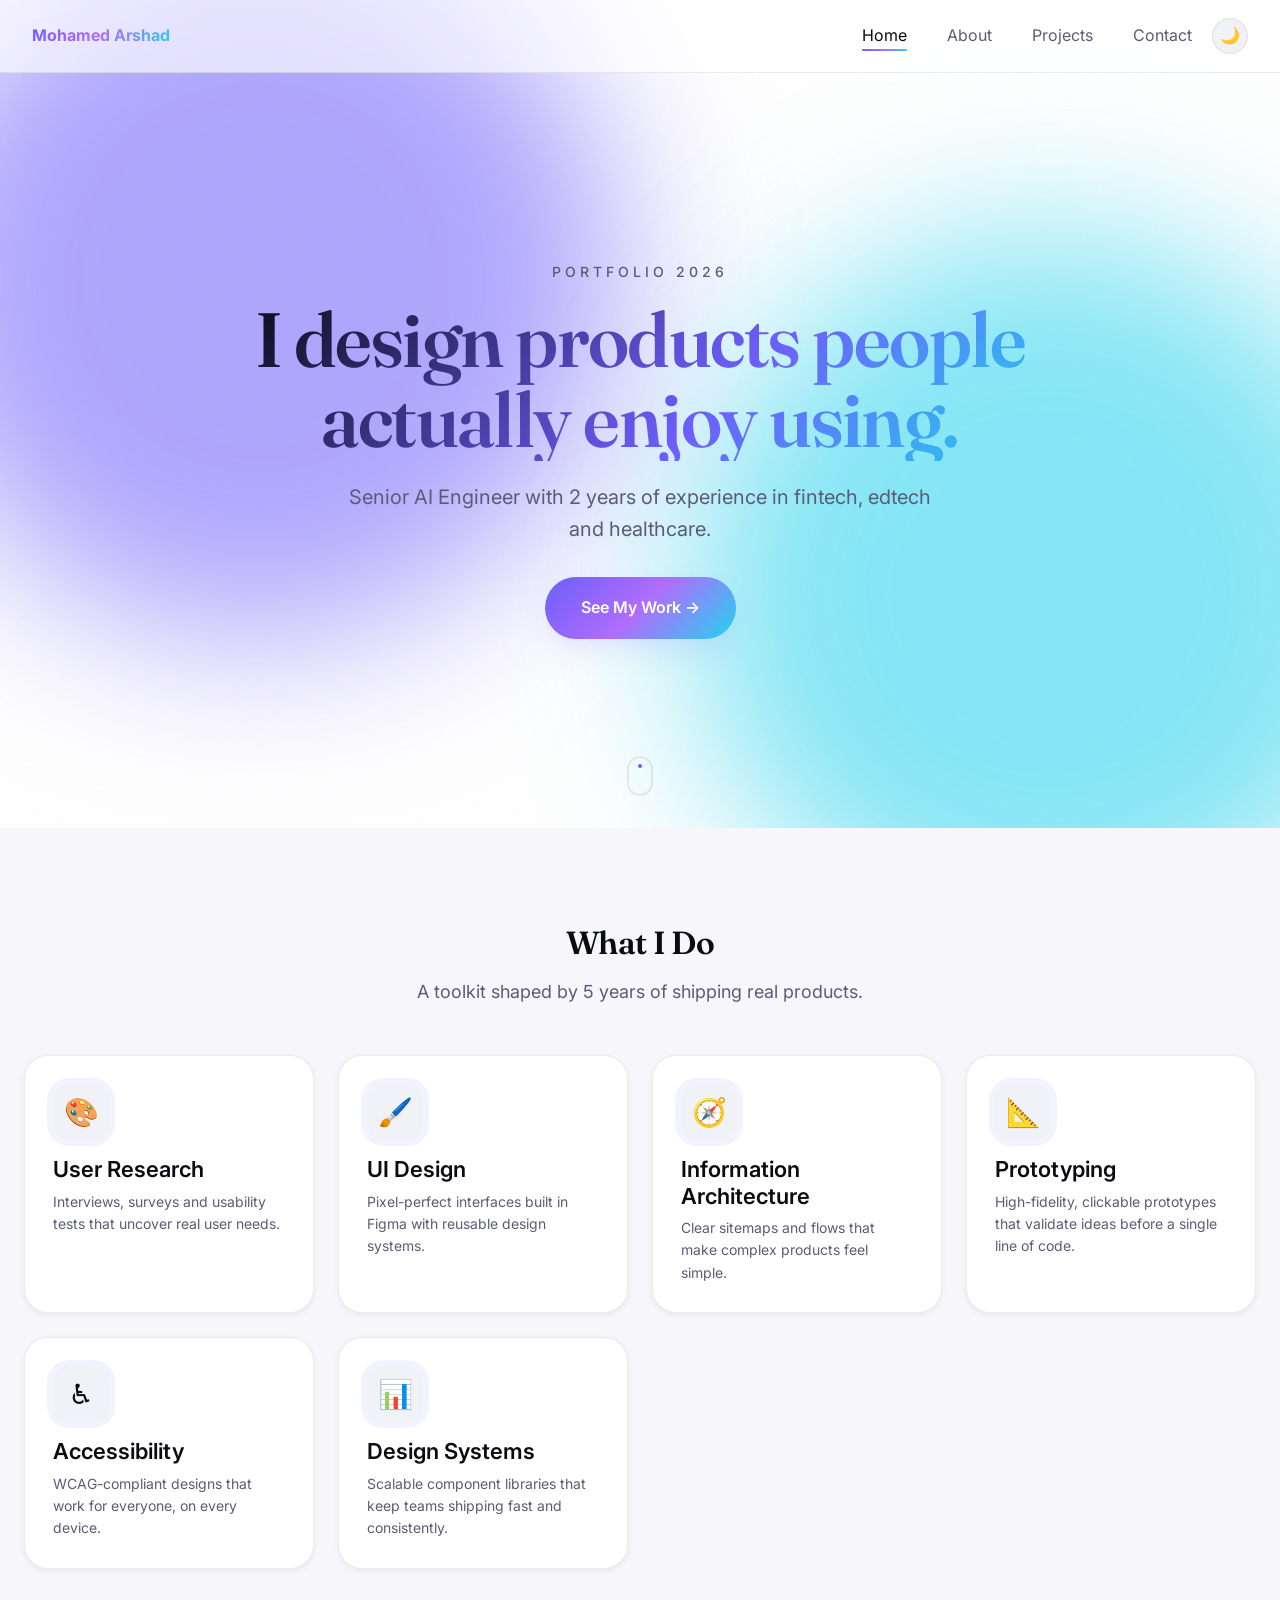
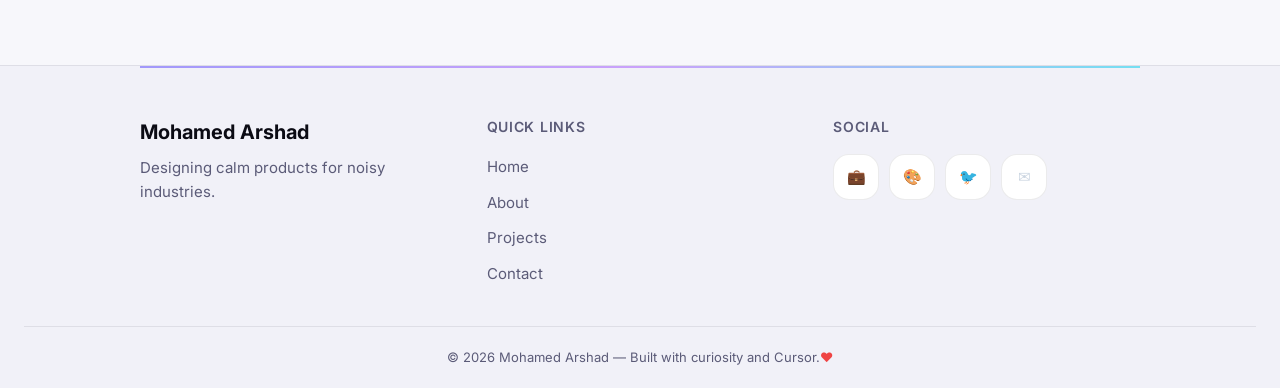
<file: index.html>
<!DOCTYPE html>
<html lang="en">
<head>
  <meta charset="UTF-8">
  <meta name="viewport" content="width=device-width, initial-scale=1.0">
  <title>Mohamed Arshad | AI Engineer</title>
  <link rel="stylesheet" href="styles.css">
  <script src="script.js"></script>
</head>
<body>

  <!-- Navigation bar: stays fixed at the top while the user scrolls the page -->
  <nav class="nav" aria-label="Main navigation">
    <!-- Brand name: identifies the site owner, links back to the home page -->
    <a href="index.html" class="nav__brand">Mohamed Arshad</a>

    <button type="button" class="nav__toggle" aria-expanded="false" aria-controls="nav-menu" aria-label="Open menu">
      <span class="nav__toggle-icon" aria-hidden="true">☰</span>
    </button>

    <div class="nav__actions">
      <!-- Page links: grouped on the right so visitors can jump to each section/page -->
      <ul class="nav__links" id="nav-menu">
        <li><a href="index.html" class="nav__link active">Home</a></li>
        <li><a href="about.html" class="nav__link">About</a></li>
        <li><a href="projects.html" class="nav__link">Projects</a></li>
        <li><a href="contact.html" class="nav__link">Contact</a></li>
      </ul>
      <button type="button" class="nav__theme-toggle" aria-label="Switch to dark mode">🌙</button>
    </div>
  </nav>

  <section class="hero">
    <p class="hero__eyebrow">PORTFOLIO 2026</p>
    <h1 class="hero__headline">I design products people actually enjoy using.</h1>
    <p class="hero__subheadline">Senior AI Engineer with 2 years of experience in fintech, edtech and healthcare.</p>
    <a href="projects.html" class="hero__cta btn-shine">See My Work →</a>
    <div class="hero__scroll" aria-hidden="true"><span class="hero__scroll-dot"></span></div>
  </section>

  <section class="skills">
    <h2 class="skills__heading">What I Do</h2>
    <p class="skills__tagline">A toolkit shaped by 5 years of shipping real products.</p>

    <div class="skills__grid">
      <!-- User Research -->
      <article class="skills__card reveal">
        <span class="skills__icon" aria-hidden="true">🎨</span>
        <h3 class="skills__name">User Research</h3>
        <p class="skills__description">Interviews, surveys and usability tests that uncover real user needs.</p>
      </article>

      <!-- UI Design -->
      <article class="skills__card reveal">
        <span class="skills__icon" aria-hidden="true">🖌️</span>
        <h3 class="skills__name">UI Design</h3>
        <p class="skills__description">Pixel-perfect interfaces built in Figma with reusable design systems.</p>
      </article>

      <!-- Information Architecture -->
      <article class="skills__card reveal">
        <span class="skills__icon" aria-hidden="true">🧭</span>
        <h3 class="skills__name">Information Architecture</h3>
        <p class="skills__description">Clear sitemaps and flows that make complex products feel simple.</p>
      </article>

      <!-- Prototyping -->
      <article class="skills__card reveal">
        <span class="skills__icon" aria-hidden="true">📐</span>
        <h3 class="skills__name">Prototyping</h3>
        <p class="skills__description">High-fidelity, clickable prototypes that validate ideas before a single line of code.</p>
      </article>

      <!-- Accessibility -->
      <article class="skills__card reveal">
        <span class="skills__icon" aria-hidden="true">♿</span>
        <h3 class="skills__name">Accessibility</h3>
        <p class="skills__description">WCAG-compliant designs that work for everyone, on every device.</p>
      </article>

      <!-- Design Systems -->
      <article class="skills__card reveal">
        <span class="skills__icon" aria-hidden="true">📊</span>
        <h3 class="skills__name">Design Systems</h3>
        <p class="skills__description">Scalable component libraries that keep teams shipping fast and consistently.</p>
      </article>
    </div>
  </section>

  <footer class="footer">
    <div class="footer__main">
      <div class="footer__column">
        <p class="footer__brand">Mohamed Arshad</p>
        <p class="footer__tagline">Designing calm products for noisy industries.</p>
      </div>
      <div class="footer__column">
        <p class="footer__heading">Quick links</p>
        <ul class="footer__links">
          <li><a href="index.html">Home</a></li>
          <li><a href="about.html">About</a></li>
          <li><a href="projects.html">Projects</a></li>
          <li><a href="contact.html">Contact</a></li>
        </ul>
      </div>
      <div class="footer__column">
        <p class="footer__heading">Social</p>
        <ul class="footer__social">
          <li><a href="https://linkedin.com" class="footer__social-btn" target="_blank" rel="noopener noreferrer" aria-label="LinkedIn">💼</a></li>
          <li><a href="https://dribbble.com" class="footer__social-btn" target="_blank" rel="noopener noreferrer" aria-label="Dribbble">🎨</a></li>
          <li><a href="https://twitter.com" class="footer__social-btn" target="_blank" rel="noopener noreferrer" aria-label="Twitter">🐦</a></li>
          <li><a href="mailto:hello@mohamedarshad.com" class="footer__social-btn" aria-label="Email">✉️</a></li>
        </ul>
      </div>
    </div>
    <div class="footer__bottom">
      <p>© 2026 Mohamed Arshad — Built with curiosity and Cursor.<span class="footer__heart" aria-hidden="true"> ♥</span></p>
    </div>
  </footer>

</body>
</html>
</file>
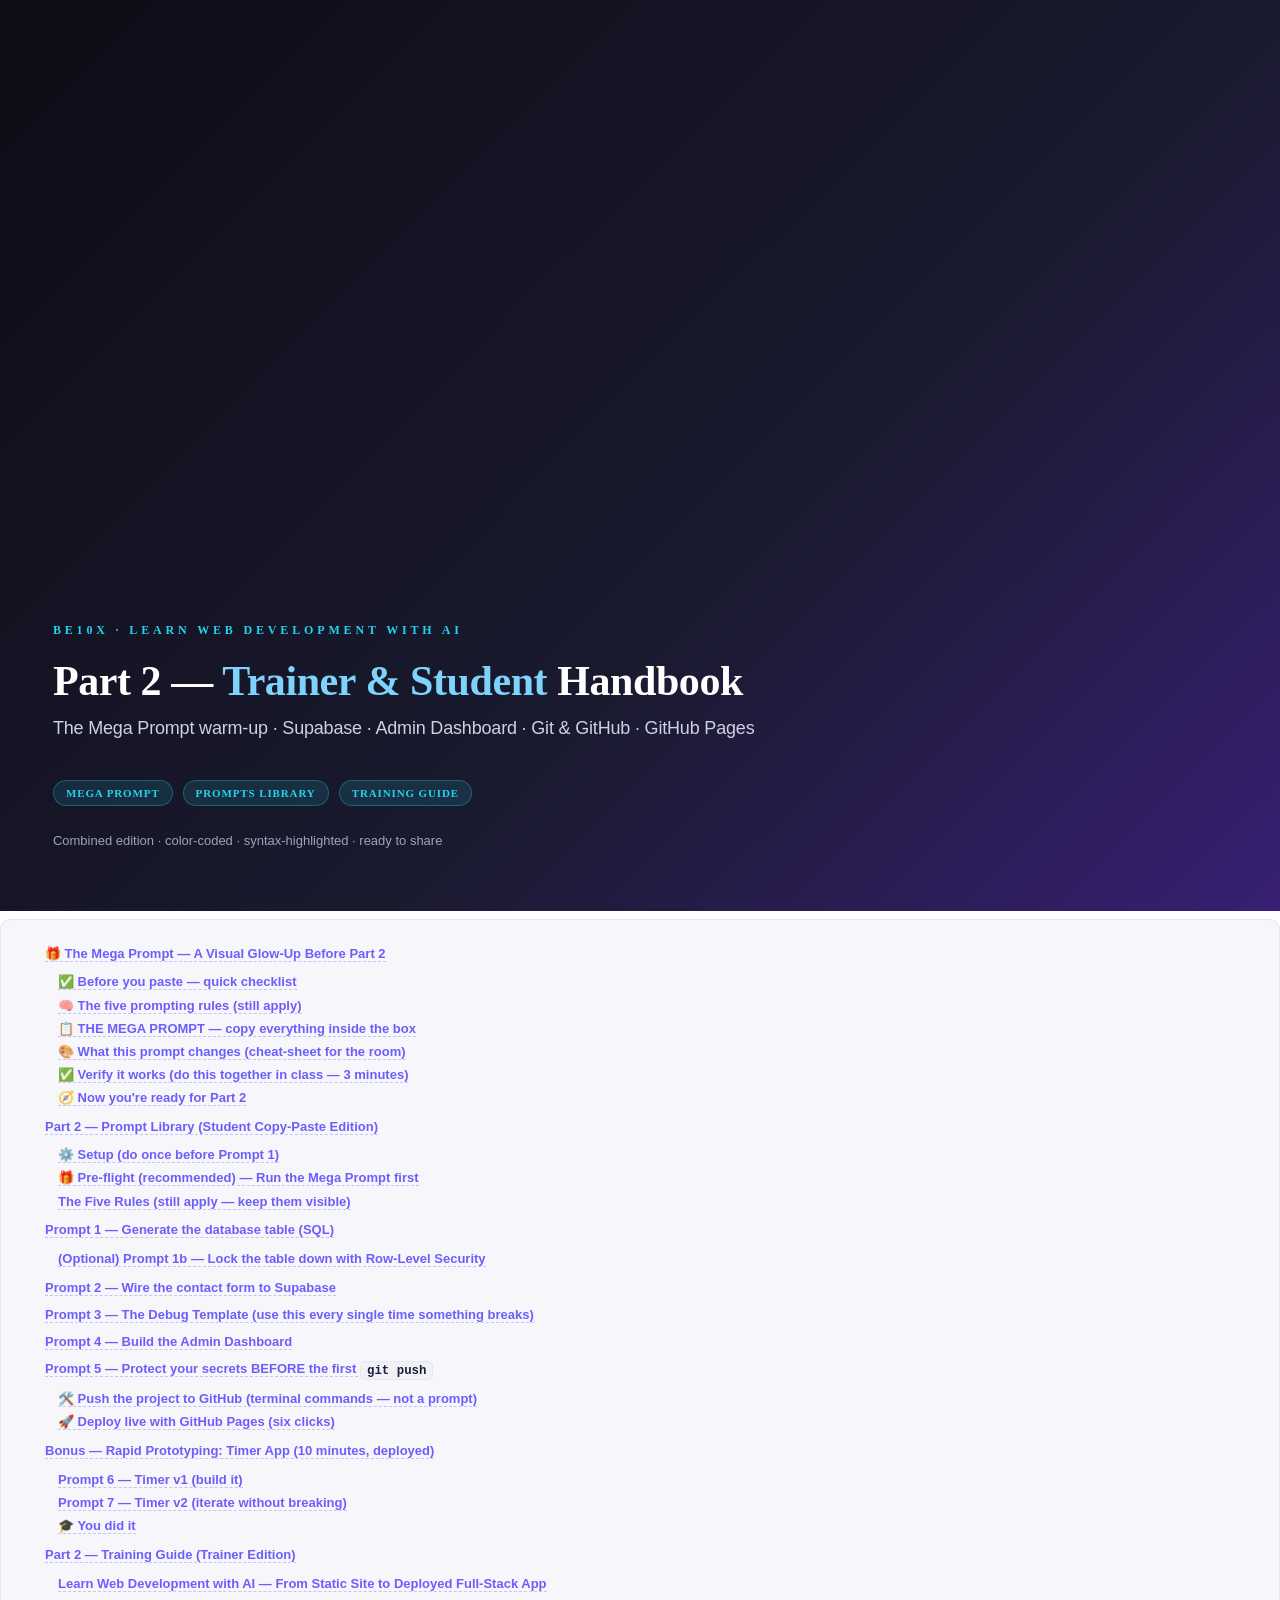
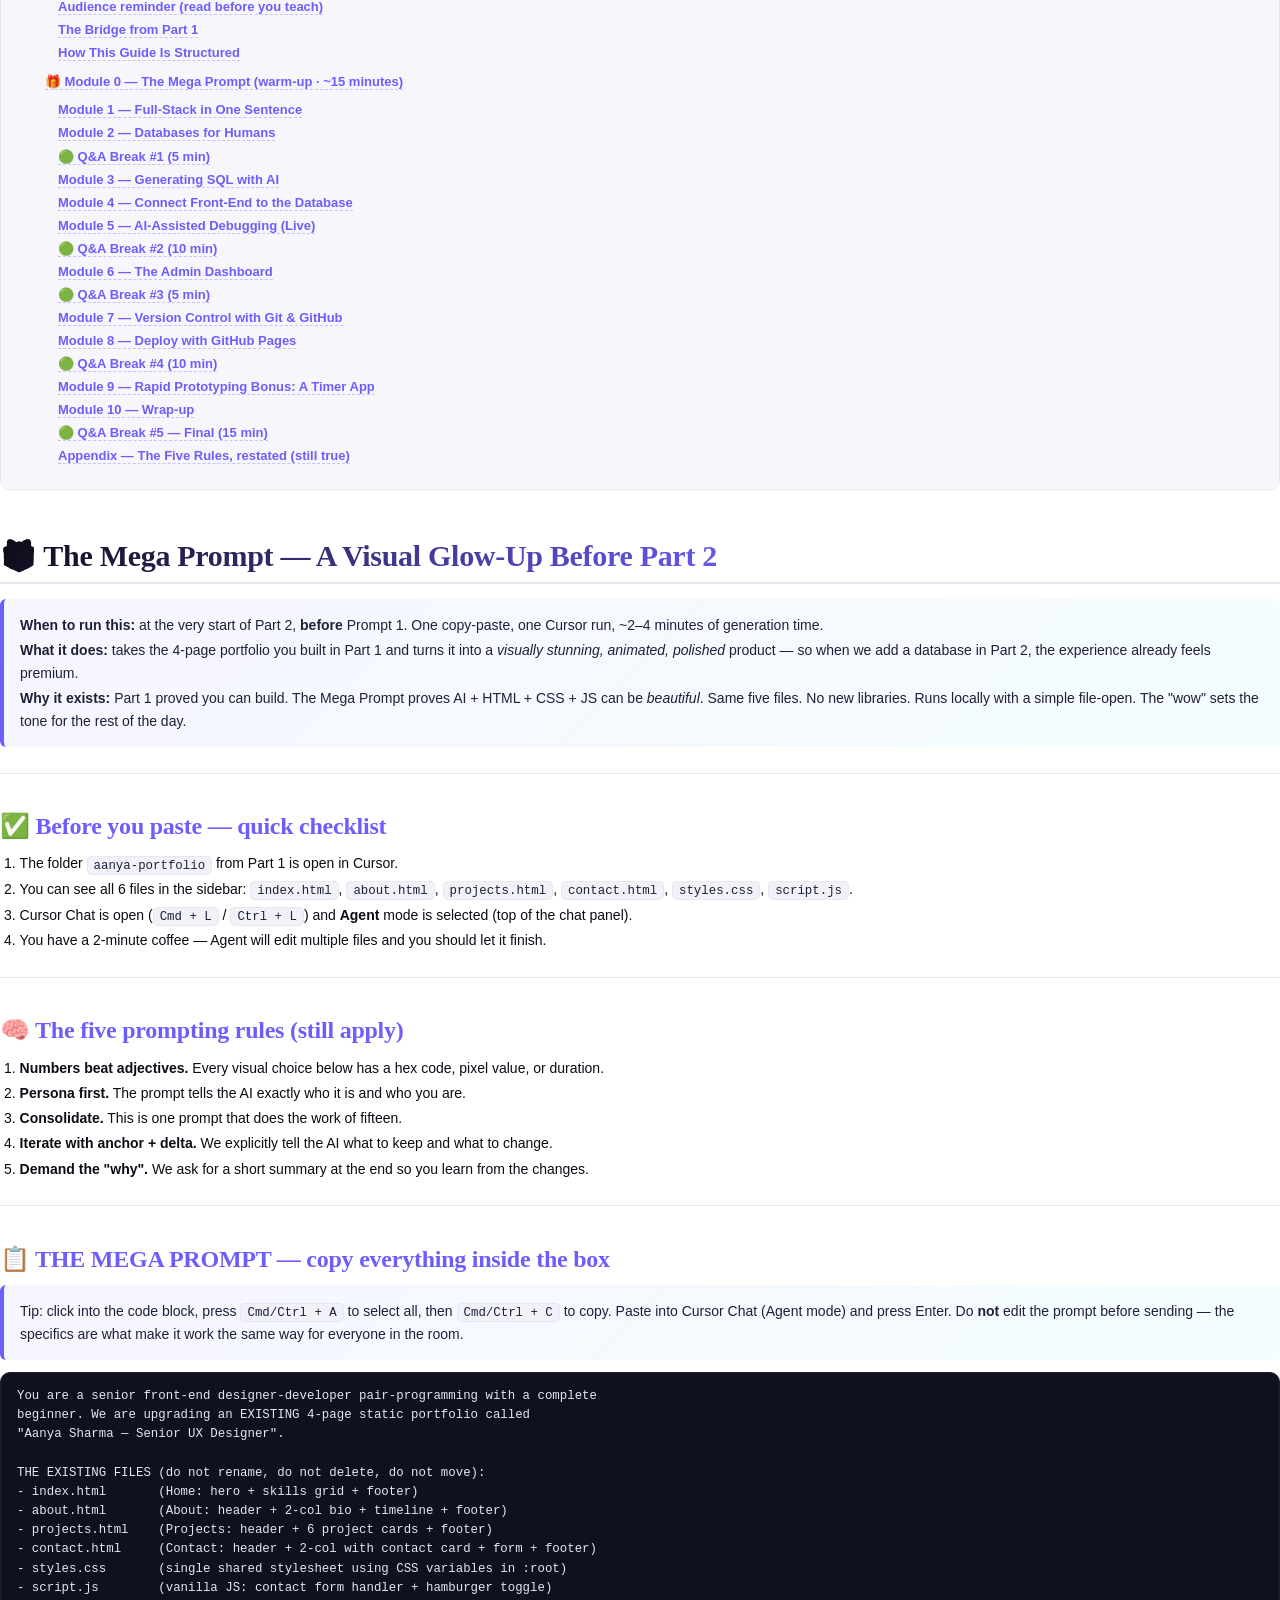
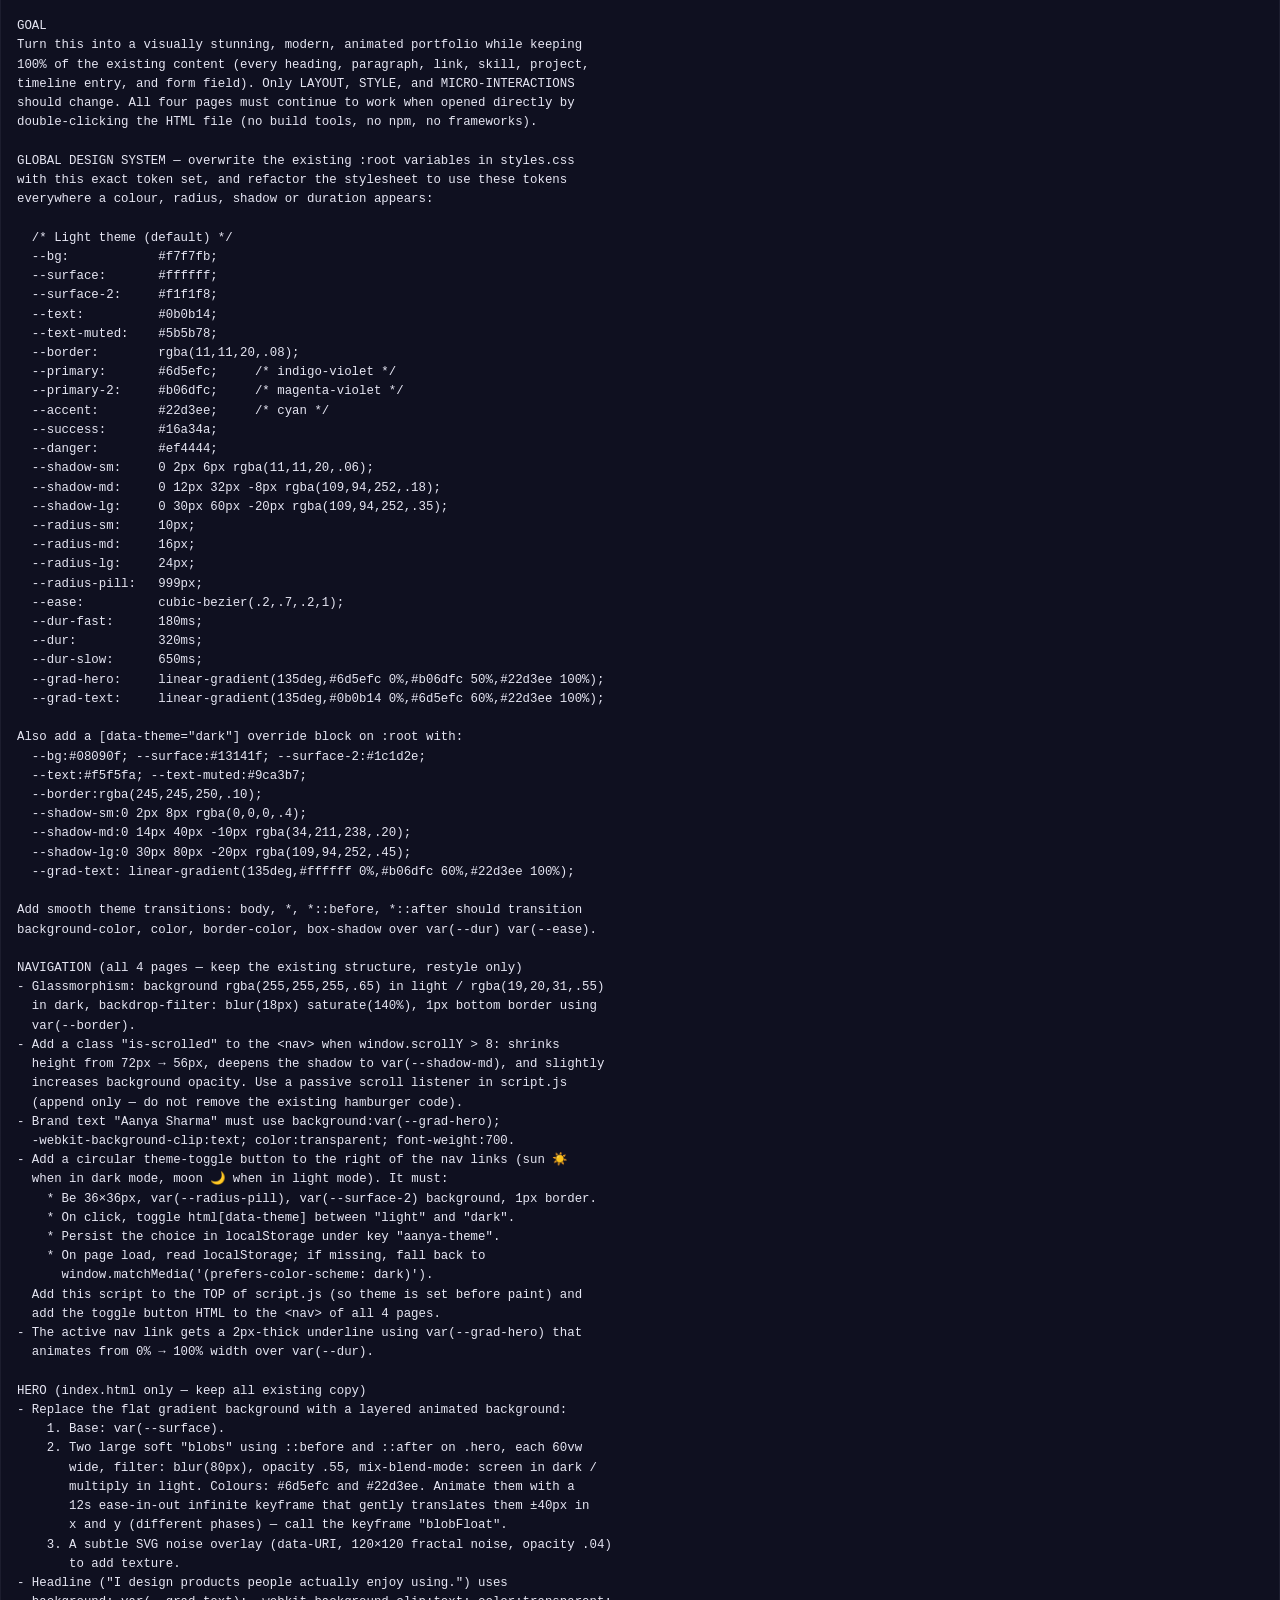
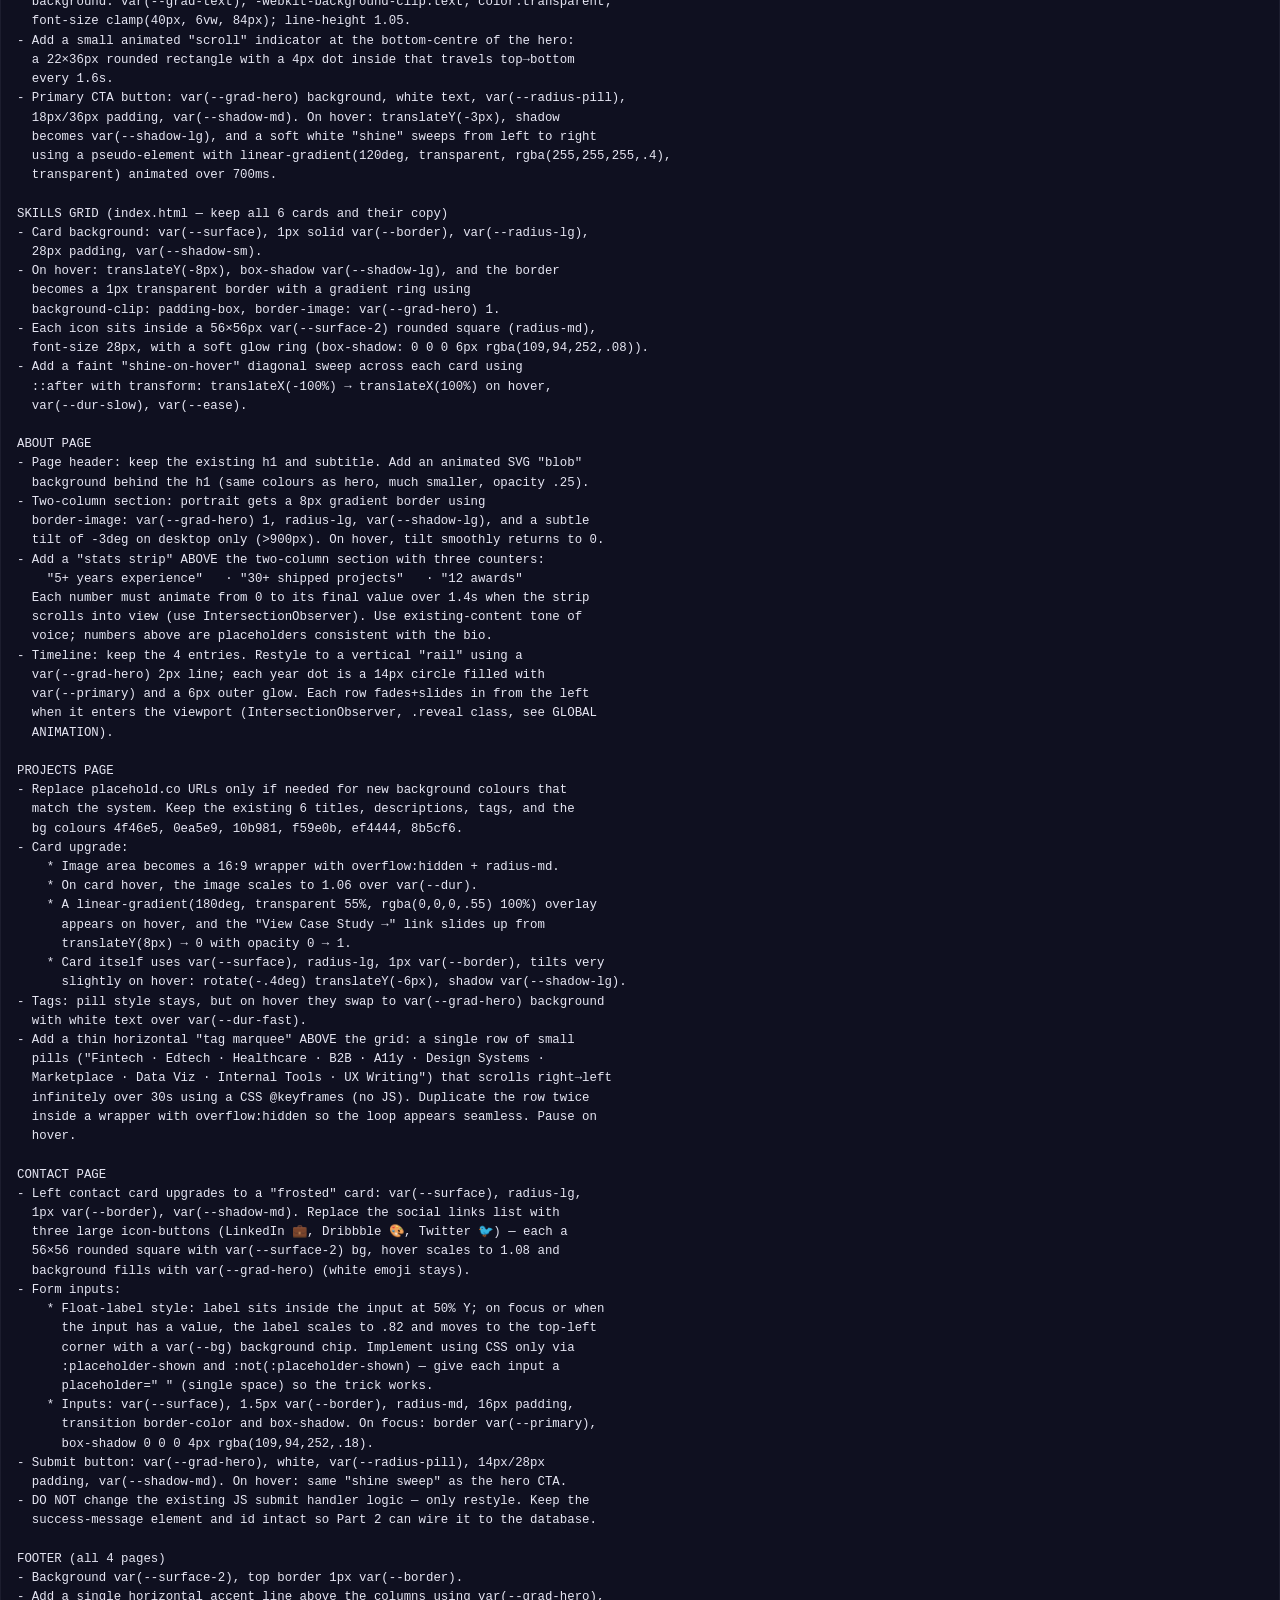
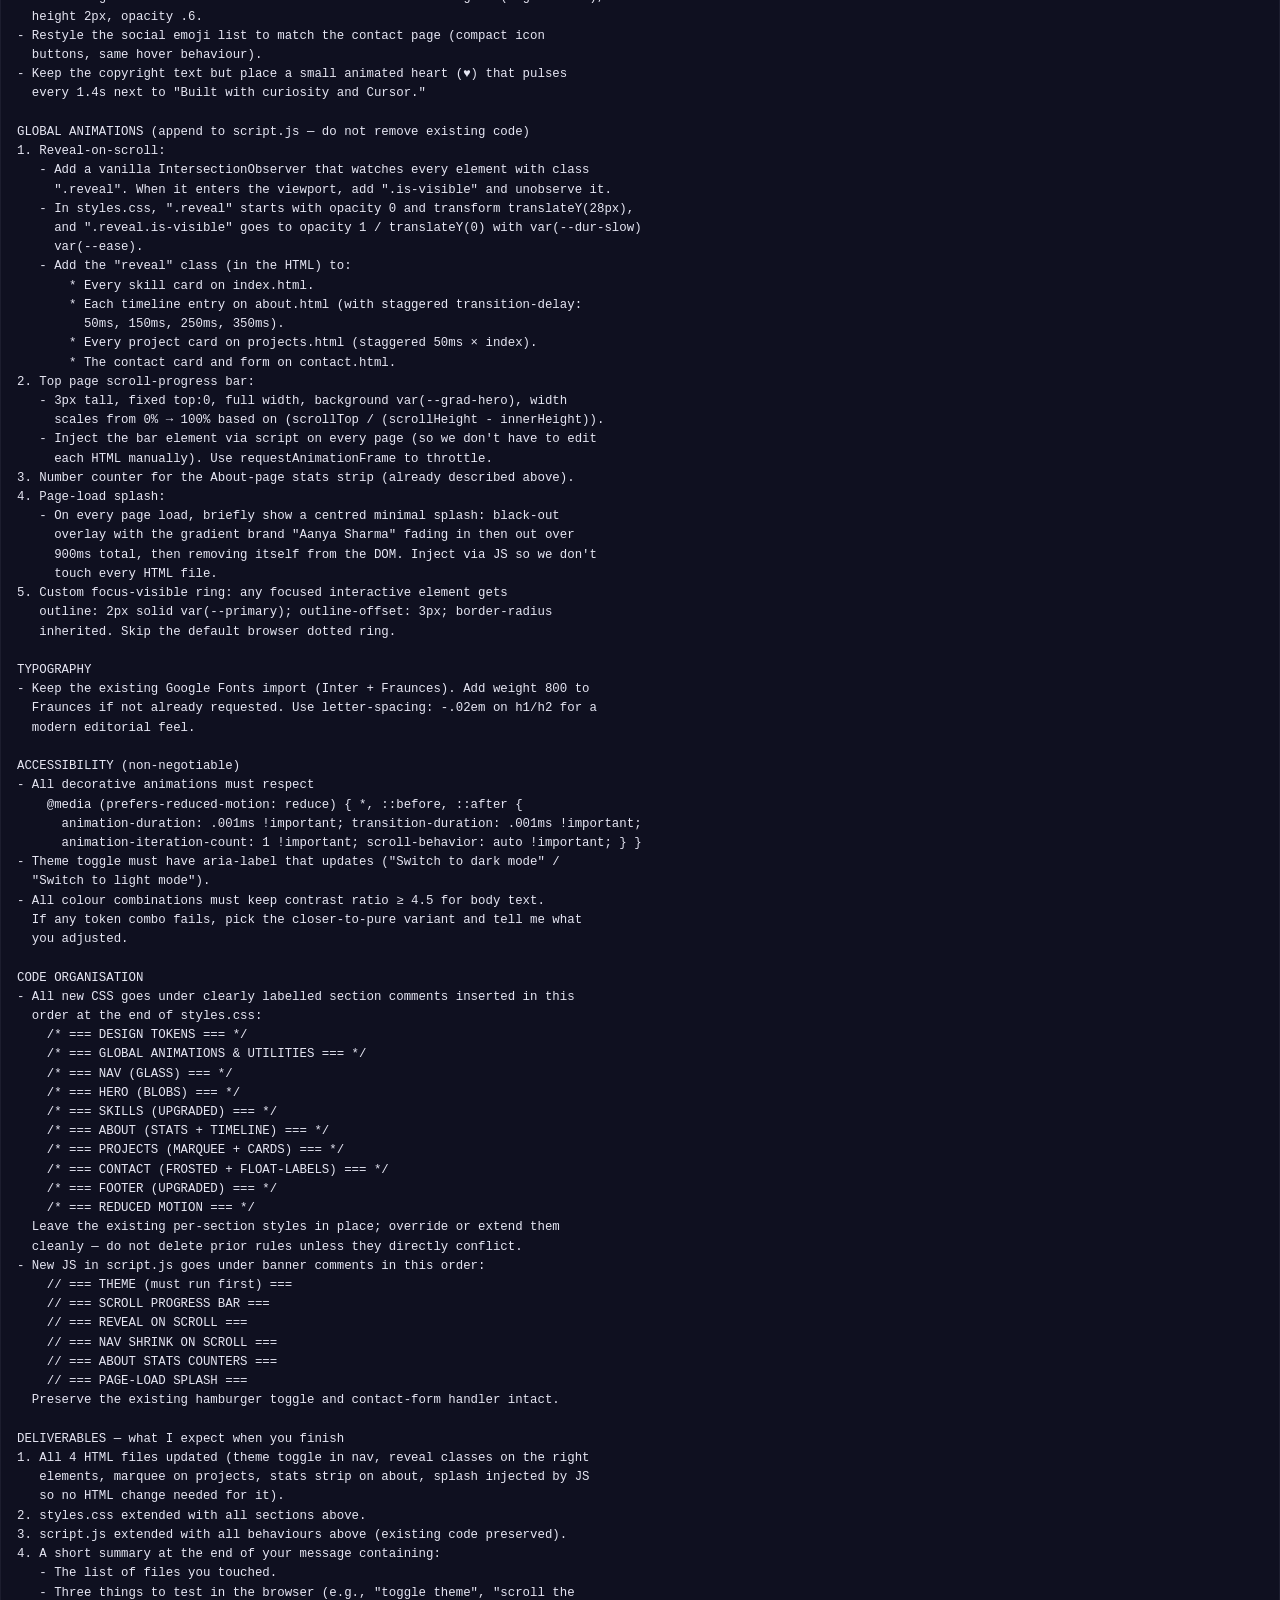
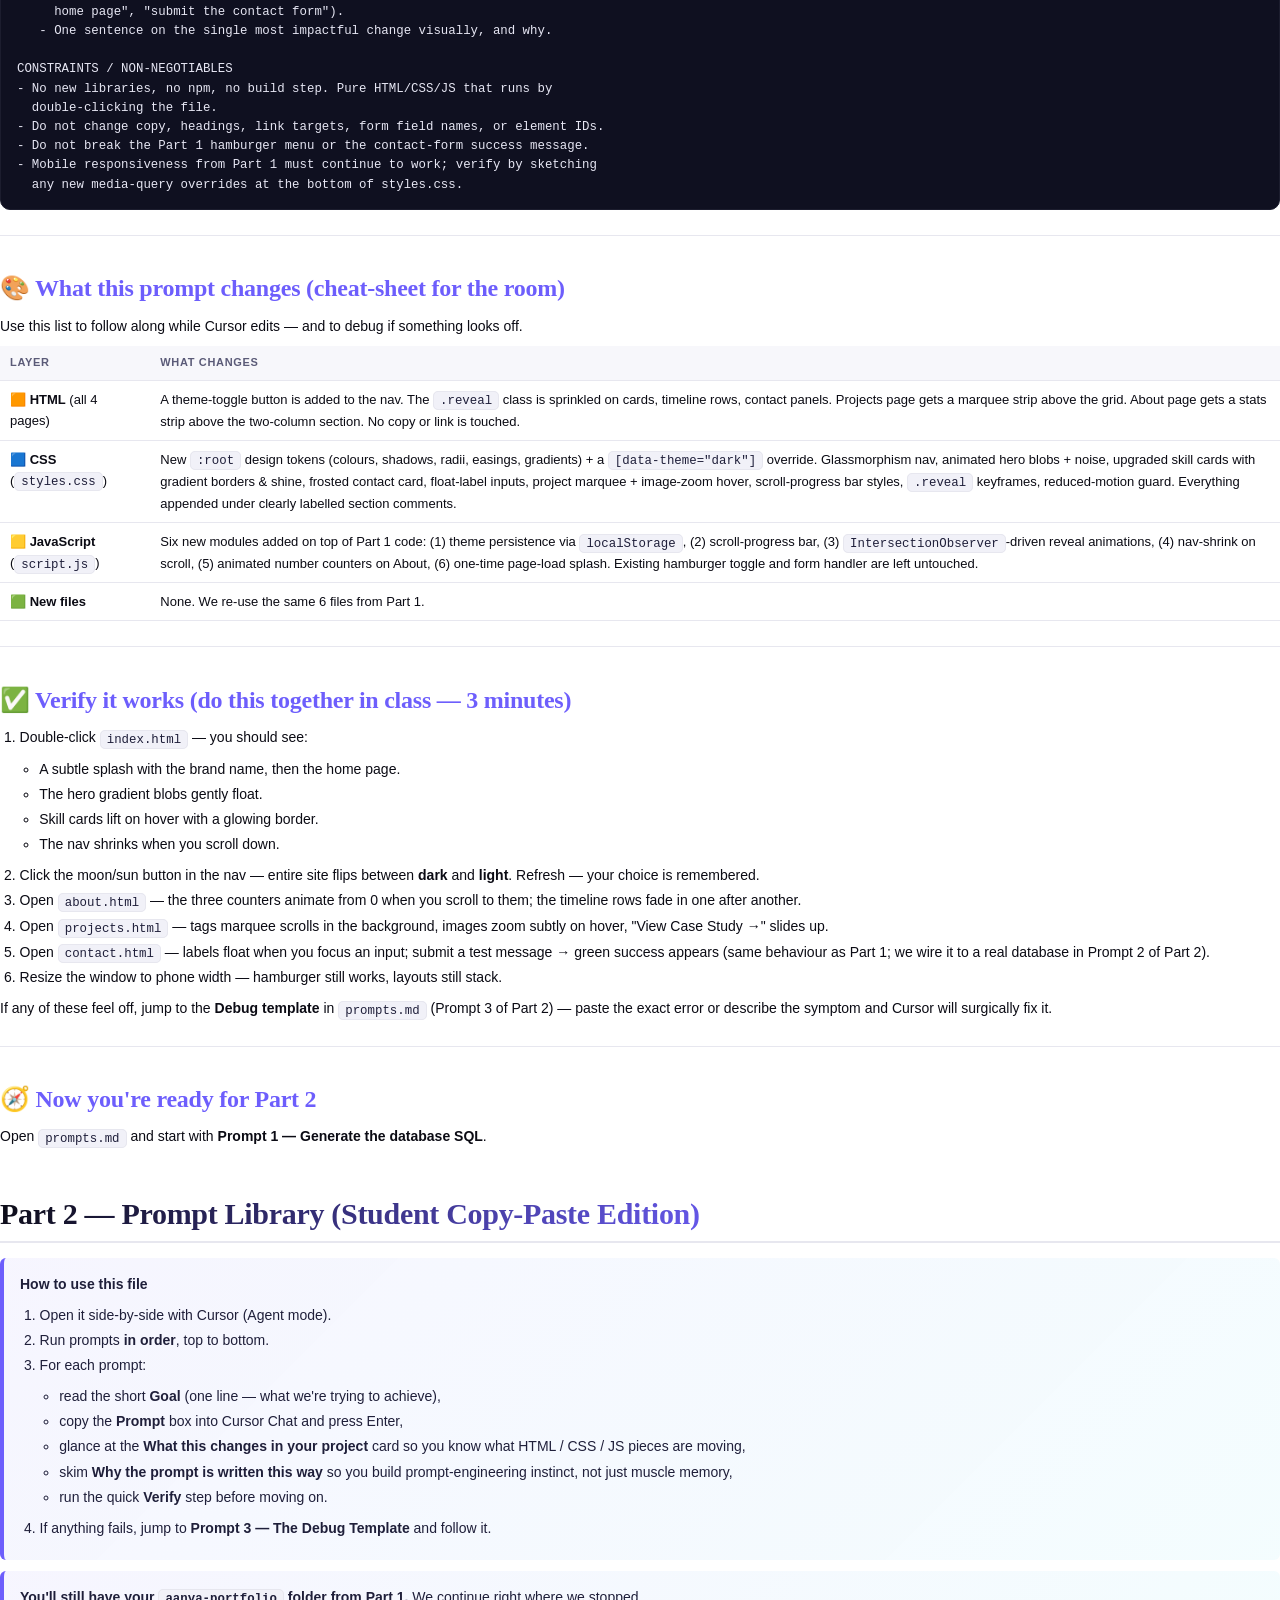
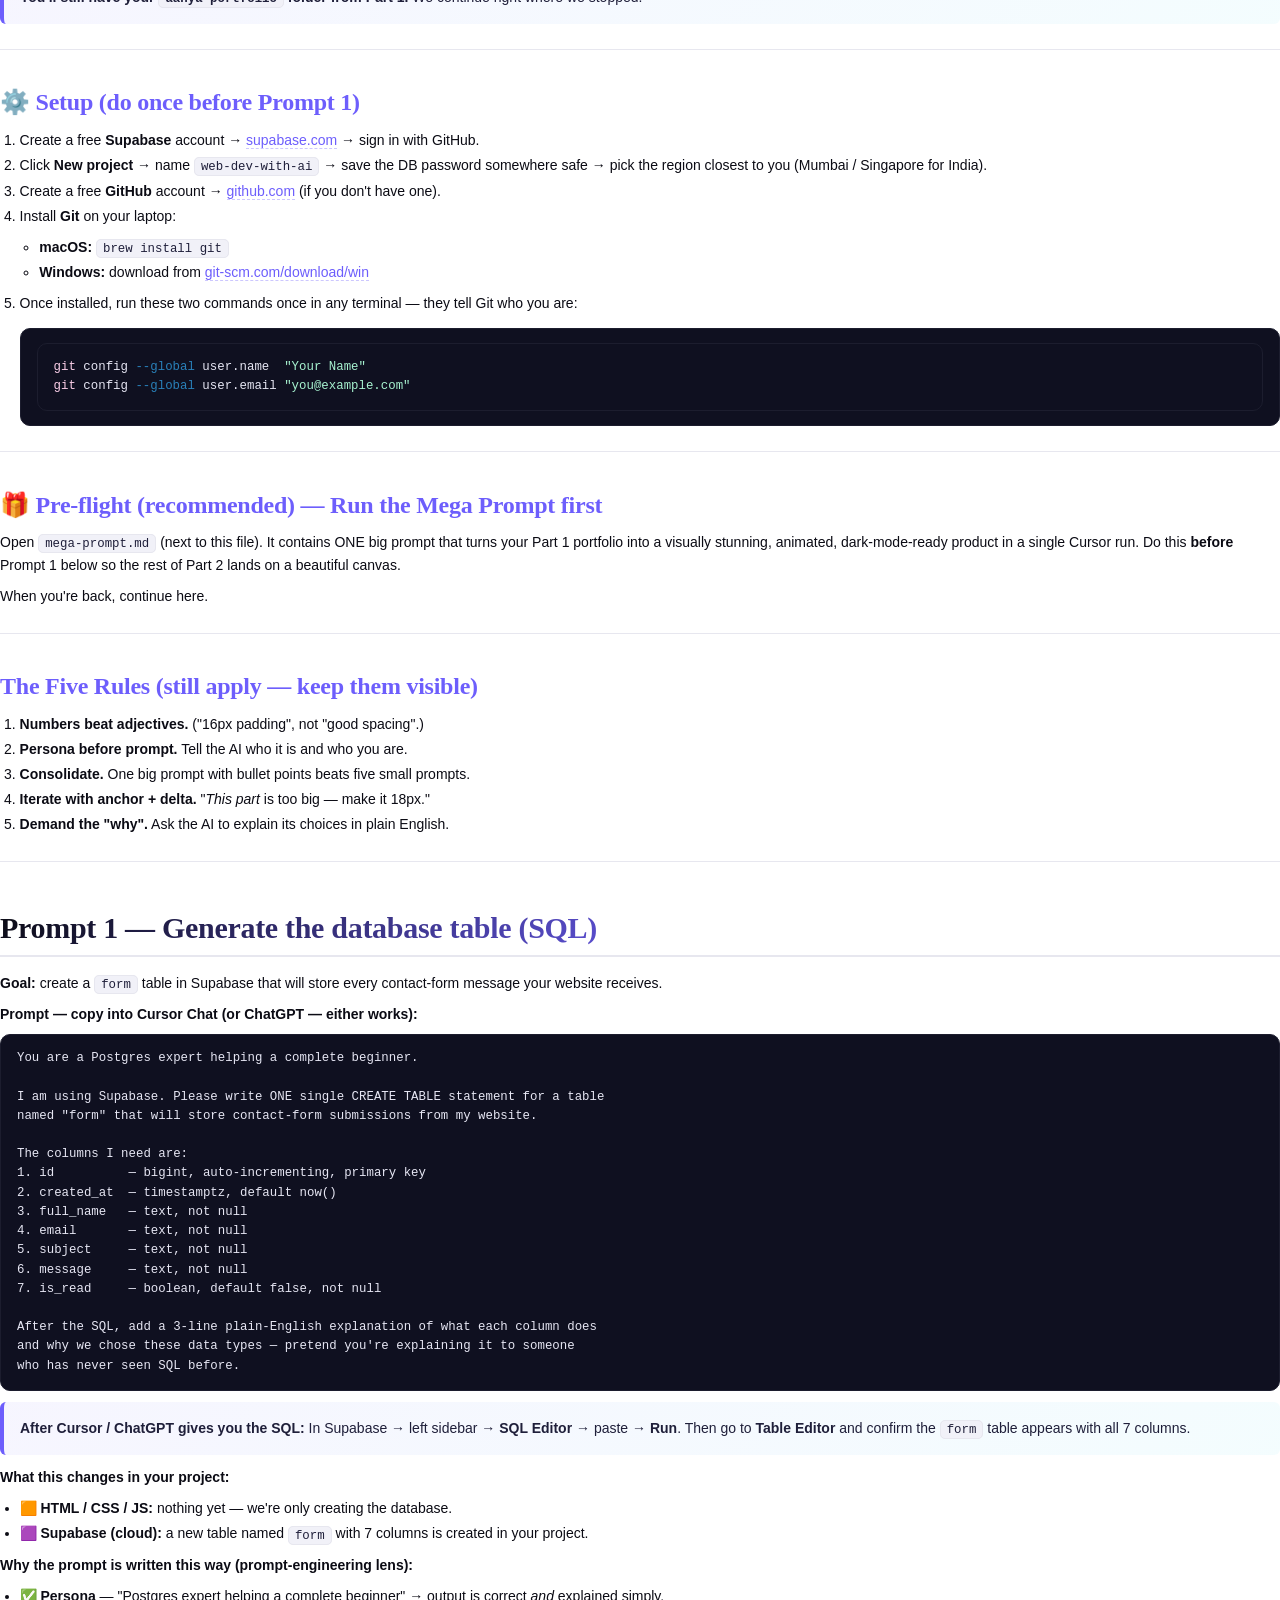
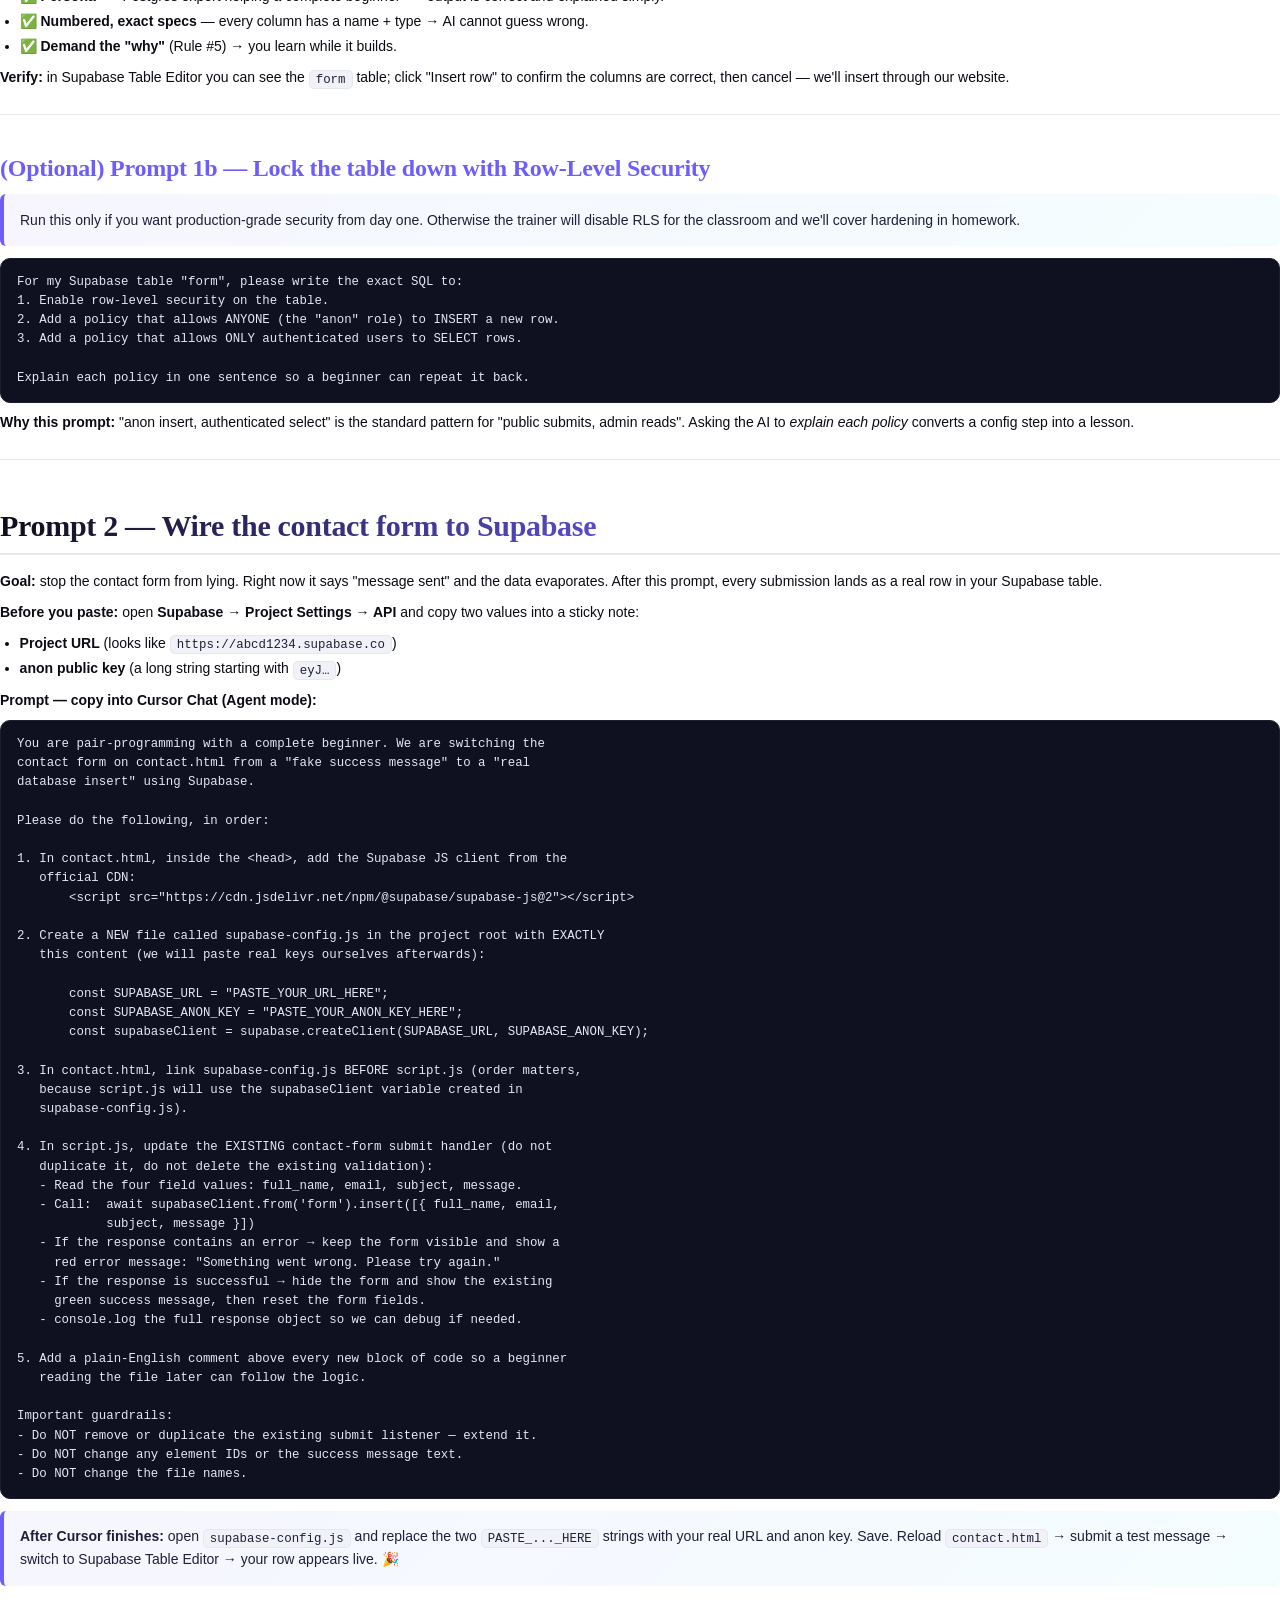
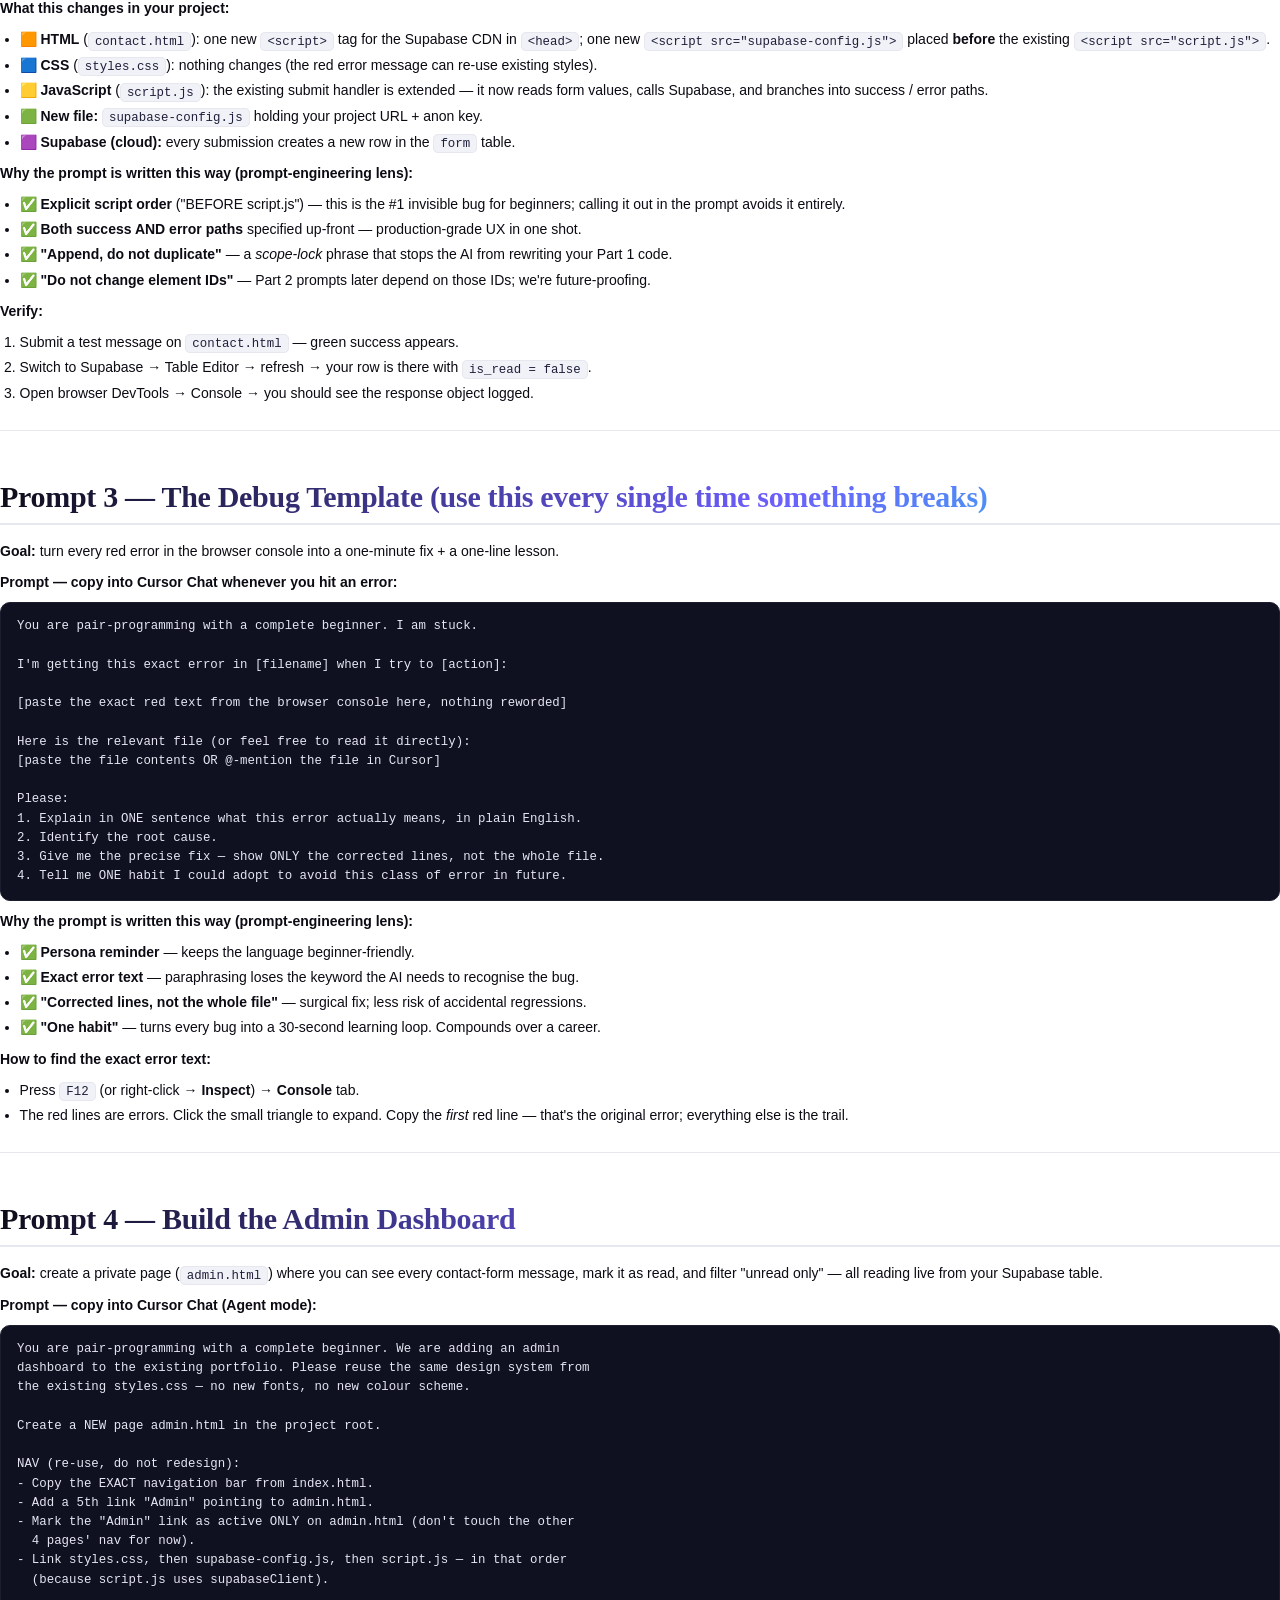
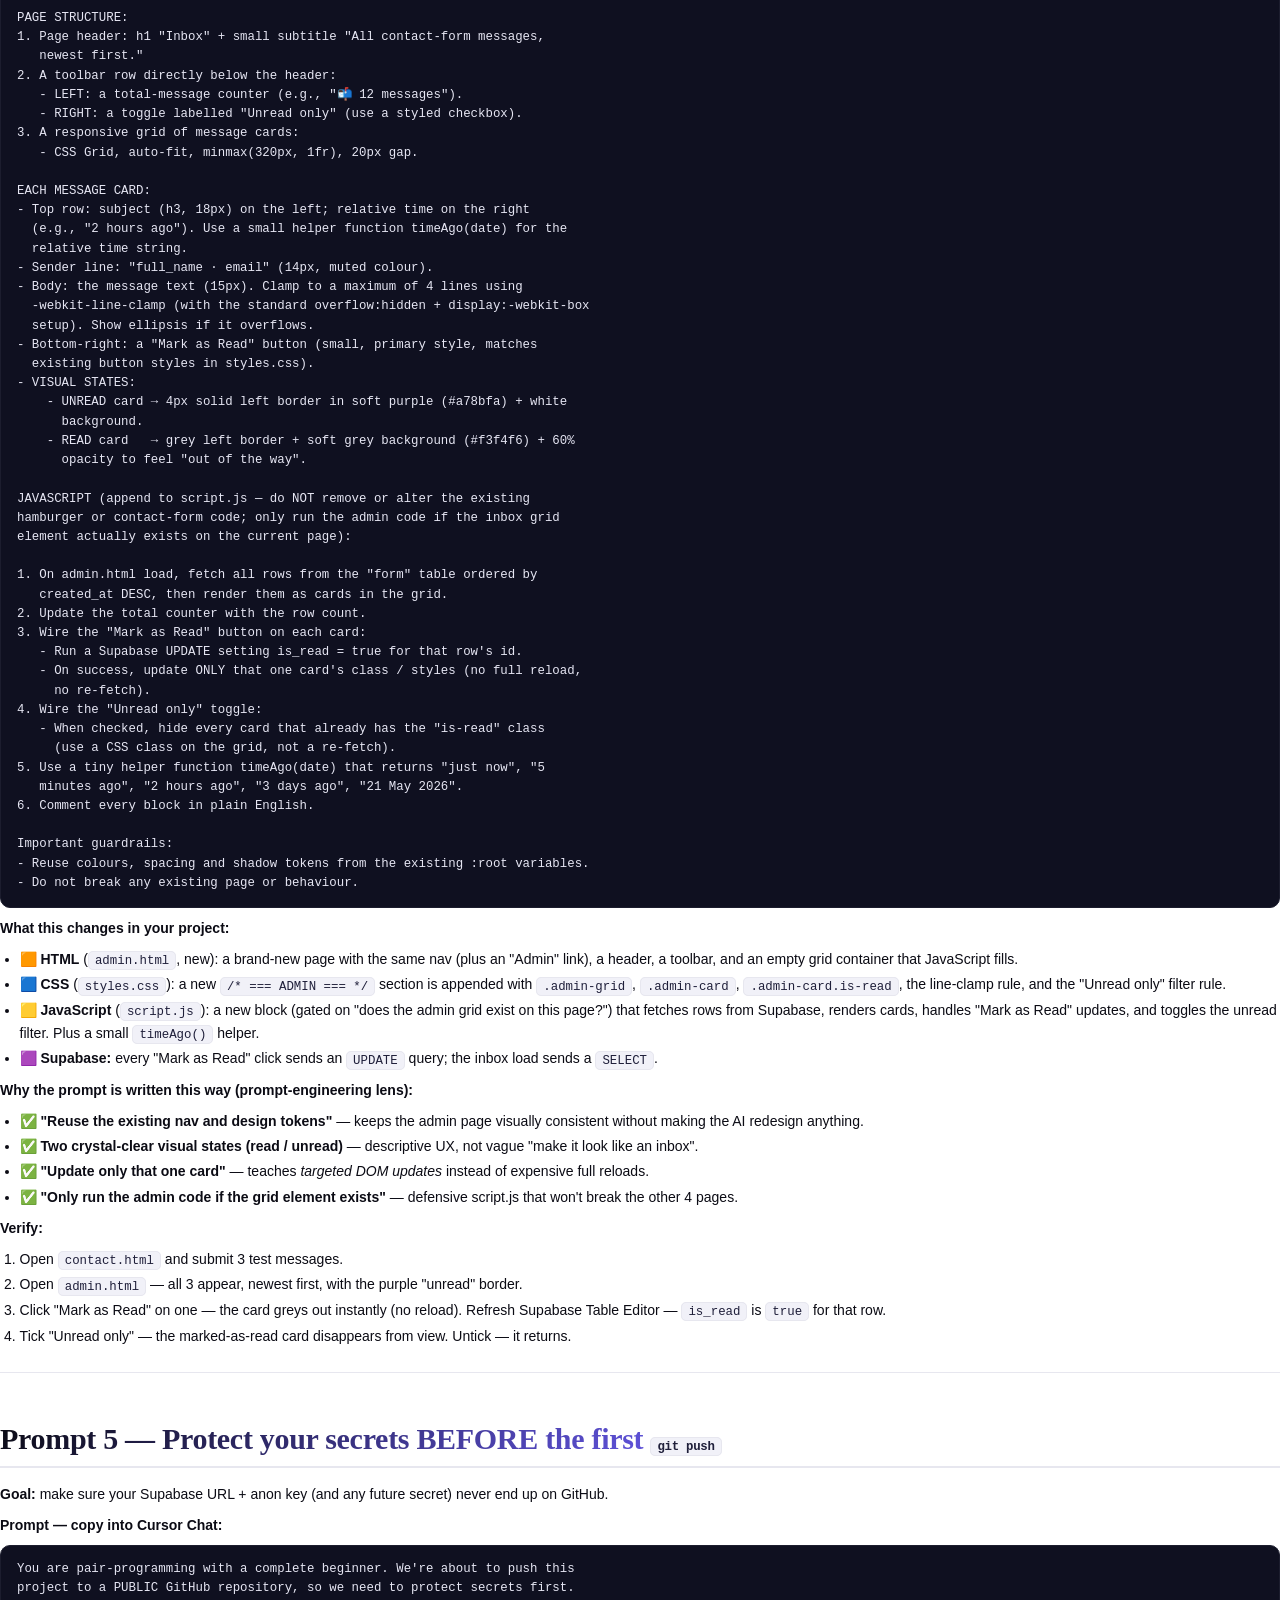
<file: Part2-Combined-Bundle/Part2-Combined.html>
<!DOCTYPE html>
<html xmlns="http://www.w3.org/1999/xhtml">
<head>
  <meta charset="utf-8" />
  <meta name="generator" content="pandoc" />
  <meta name="viewport" content="width=device-width, initial-scale=1.0, user-scalable=yes" />
  <title>combined</title>
  <style>
    /* Default styles provided by pandoc.
    ** See https://pandoc.org/MANUAL.html#variables-for-html for config info.
    */
    span.smallcaps{font-variant: small-caps;}
    div.columns{display: flex; gap: min(4vw, 1.5em);}
    div.column{flex: auto; overflow-x: auto;}
    div.hanging-indent{margin-left: 1.5em; text-indent: -1.5em;}
    /* The extra [class] is a hack that increases specificity enough to
       override a similar rule in reveal.js */
    ul.task-list[class]{list-style: none;}
    ul.task-list li input[type="checkbox"] {
      font-size: inherit;
      width: 0.8em;
      margin: 0 0.8em 0.2em -1.6em;
      vertical-align: middle;
    }
    .display.math{display: block; text-align: center; margin: 0.5rem auto;}
    /* CSS for syntax highlighting */
    html { -webkit-text-size-adjust: 100%; }
    pre > code.sourceCode { white-space: pre; position: relative; }
    pre > code.sourceCode > span { display: inline-block; line-height: 1.25; }
    pre > code.sourceCode > span:empty { height: 1.2em; }
    .sourceCode { overflow: visible; }
    code.sourceCode > span { color: inherit; text-decoration: inherit; }
    div.sourceCode { margin: 1em 0; }
    pre.sourceCode { margin: 0; }
    @media screen {
    div.sourceCode { overflow: auto; }
    }
    @media print {
    pre > code.sourceCode { white-space: pre-wrap; }
    pre > code.sourceCode > span { text-indent: -5em; padding-left: 5em; }
    }
    pre.numberSource code
      { counter-reset: source-line 0; }
    pre.numberSource code > span
      { position: relative; left: -4em; counter-increment: source-line; }
    pre.numberSource code > span > a:first-child::before
      { content: counter(source-line);
        position: relative; left: -1em; text-align: right; vertical-align: baseline;
        border: none; display: inline-block;
        -webkit-touch-callout: none; -webkit-user-select: none;
        -khtml-user-select: none; -moz-user-select: none;
        -ms-user-select: none; user-select: none;
        padding: 0 4px; width: 4em;
        background-color: #232629;
        color: #7a7c7d;
      }
    pre.numberSource { margin-left: 3em; border-left: 1px solid #7a7c7d;  padding-left: 4px; }
    div.sourceCode
      { color: #cfcfc2; background-color: #232629; }
    @media screen {
    pre > code.sourceCode > span > a:first-child::before { text-decoration: underline; }
    }
    code span { color: #cfcfc2; } /* Normal */
    code span.al { color: #95da4c; background-color: #4d1f24; font-weight: bold; } /* Alert */
    code span.an { color: #3f8058; } /* Annotation */
    code span.at { color: #2980b9; } /* Attribute */
    code span.bn { color: #f67400; } /* BaseN */
    code span.bu { color: #7f8c8d; } /* BuiltIn */
    code span.cf { color: #fdbc4b; font-weight: bold; } /* ControlFlow */
    code span.ch { color: #3daee9; } /* Char */
    code span.cn { color: #27aeae; font-weight: bold; } /* Constant */
    code span.co { color: #7a7c7d; } /* Comment */
    code span.cv { color: #7f8c8d; } /* CommentVar */
    code span.do { color: #a43340; } /* Documentation */
    code span.dt { color: #2980b9; } /* DataType */
    code span.dv { color: #f67400; } /* DecVal */
    code span.er { color: #da4453; text-decoration: underline; } /* Error */
    code span.ex { color: #0099ff; font-weight: bold; } /* Extension */
    code span.fl { color: #f67400; } /* Float */
    code span.fu { color: #8e44ad; } /* Function */
    code span.im { color: #27ae60; } /* Import */
    code span.in { color: #c45b00; } /* Information */
    code span.kw { color: #cfcfc2; font-weight: bold; } /* Keyword */
    code span.op { color: #cfcfc2; } /* Operator */
    code span.ot { color: #27ae60; } /* Other */
    code span.pp { color: #27ae60; } /* Preprocessor */
    code span.re { color: #2980b9; background-color: #153042; } /* RegionMarker */
    code span.sc { color: #3daee9; } /* SpecialChar */
    code span.ss { color: #da4453; } /* SpecialString */
    code span.st { color: #f44f4f; } /* String */
    code span.va { color: #27aeae; } /* Variable */
    code span.vs { color: #da4453; } /* VerbatimString */
    code span.wa { color: #da4453; } /* Warning */
  </style>
  <link rel="stylesheet" href="style.css" />
</head>
<body>
<div class="cover">
  <div class="eyebrow">Be10X · Learn Web Development with AI</div>
  <h1>Part 2 — <em>Trainer &amp; Student</em> Handbook</h1>
  <h2>The Mega Prompt warm-up · Supabase · Admin Dashboard · Git &amp; GitHub · GitHub Pages</h2>
  <div class="meta">
    <span class="pill">Mega Prompt</span>
    <span class="pill">Prompts Library</span>
    <span class="pill">Training Guide</span>
  </div>
  <div class="footer-meta">Combined edition · color-coded · syntax-highlighted · ready to share</div>
</div>
<nav id="TOC" role="doc-toc">
<ul>
<li><a href="#gift-the-mega-prompt--a-visual-glow-up-before-part-2"
id="toc-gift-the-mega-prompt--a-visual-glow-up-before-part-2">🎁 The
Mega Prompt — A Visual Glow-Up Before Part 2</a>
<ul>
<li><a href="#white_check_mark-before-you-paste--quick-checklist"
id="toc-white_check_mark-before-you-paste--quick-checklist">✅ Before
you paste — quick checklist</a></li>
<li><a href="#brain-the-five-prompting-rules-still-apply"
id="toc-brain-the-five-prompting-rules-still-apply">🧠 The five
prompting rules (still apply)</a></li>
<li><a href="#clipboard-the-mega-prompt--copy-everything-inside-the-box"
id="toc-clipboard-the-mega-prompt--copy-everything-inside-the-box">📋
THE MEGA PROMPT — copy everything inside the box</a></li>
<li><a href="#art-what-this-prompt-changes-cheat-sheet-for-the-room"
id="toc-art-what-this-prompt-changes-cheat-sheet-for-the-room">🎨 What
this prompt changes (cheat-sheet for the room)</a></li>
<li><a
href="#white_check_mark-verify-it-works-do-this-together-in-class--3-minutes"
id="toc-white_check_mark-verify-it-works-do-this-together-in-class--3-minutes">✅
Verify it works (do this together in class — 3 minutes)</a></li>
<li><a href="#compass-now-youre-ready-for-part-2"
id="toc-compass-now-youre-ready-for-part-2">🧭 Now you're ready for Part
2</a></li>
</ul></li>
<li><a href="#part-2--prompt-library-student-copy-paste-edition"
id="toc-part-2--prompt-library-student-copy-paste-edition">Part 2 —
Prompt Library (Student Copy-Paste Edition)</a>
<ul>
<li><a href="#gear-setup-do-once-before-prompt-1"
id="toc-gear-setup-do-once-before-prompt-1">⚙️ Setup (do once before
Prompt 1)</a></li>
<li><a href="#gift-pre-flight-recommended--run-the-mega-prompt-first"
id="toc-gift-pre-flight-recommended--run-the-mega-prompt-first">🎁
Pre-flight (recommended) — Run the <strong>Mega Prompt</strong>
first</a></li>
<li><a href="#the-five-rules-still-apply--keep-them-visible"
id="toc-the-five-rules-still-apply--keep-them-visible">The Five Rules
(still apply — keep them visible)</a></li>
</ul></li>
<li><a href="#prompt-1--generate-the-database-table-sql"
id="toc-prompt-1--generate-the-database-table-sql">Prompt 1 — Generate
the database table (SQL)</a>
<ul>
<li><a
href="#optional-prompt-1b--lock-the-table-down-with-row-level-security"
id="toc-optional-prompt-1b--lock-the-table-down-with-row-level-security">(Optional)
Prompt 1b — Lock the table down with Row-Level Security</a></li>
</ul></li>
<li><a href="#prompt-2--wire-the-contact-form-to-supabase"
id="toc-prompt-2--wire-the-contact-form-to-supabase">Prompt 2 — Wire the
contact form to Supabase</a></li>
<li><a
href="#prompt-3--the-debug-template-use-this-every-single-time-something-breaks"
id="toc-prompt-3--the-debug-template-use-this-every-single-time-something-breaks">Prompt
3 — The Debug Template (use this every single time something
breaks)</a></li>
<li><a href="#prompt-4--build-the-admin-dashboard"
id="toc-prompt-4--build-the-admin-dashboard">Prompt 4 — Build the Admin
Dashboard</a></li>
<li><a href="#prompt-5--protect-your-secrets-before-the-first-git-push"
id="toc-prompt-5--protect-your-secrets-before-the-first-git-push">Prompt
5 — Protect your secrets BEFORE the first <code>git push</code></a>
<ul>
<li><a
href="#hammer_and_wrench-push-the-project-to-github-terminal-commands--not-a-prompt"
id="toc-hammer_and_wrench-push-the-project-to-github-terminal-commands--not-a-prompt">🛠️
Push the project to GitHub (terminal commands — not a prompt)</a></li>
<li><a href="#rocket-deploy-live-with-github-pages-six-clicks"
id="toc-rocket-deploy-live-with-github-pages-six-clicks">🚀 Deploy live
with GitHub Pages (six clicks)</a></li>
</ul></li>
<li><a href="#bonus--rapid-prototyping-timer-app-10-minutes-deployed"
id="toc-bonus--rapid-prototyping-timer-app-10-minutes-deployed">Bonus —
Rapid Prototyping: Timer App (10 minutes, deployed)</a>
<ul>
<li><a href="#prompt-6--timer-v1-build-it"
id="toc-prompt-6--timer-v1-build-it">Prompt 6 — Timer v1 (build
it)</a></li>
<li><a href="#prompt-7--timer-v2-iterate-without-breaking"
id="toc-prompt-7--timer-v2-iterate-without-breaking">Prompt 7 — Timer v2
(iterate without breaking)</a></li>
<li><a href="#mortar_board-you-did-it"
id="toc-mortar_board-you-did-it">🎓 You did it</a></li>
</ul></li>
<li><a href="#part-2--training-guide-trainer-edition"
id="toc-part-2--training-guide-trainer-edition">Part 2 — Training Guide
(Trainer Edition)</a>
<ul>
<li><a
href="#learn-web-development-with-ai--from-static-site-to-deployed-full-stack-app"
id="toc-learn-web-development-with-ai--from-static-site-to-deployed-full-stack-app">Learn
Web Development with AI — From Static Site to Deployed Full-Stack
App</a></li>
<li><a href="#audience-reminder-read-before-you-teach"
id="toc-audience-reminder-read-before-you-teach">Audience reminder (read
before you teach)</a></li>
<li><a href="#the-bridge-from-part-1"
id="toc-the-bridge-from-part-1">The Bridge from Part 1</a></li>
<li><a href="#how-this-guide-is-structured"
id="toc-how-this-guide-is-structured">How This Guide Is
Structured</a></li>
</ul></li>
<li><a href="#gift-module-0--the-mega-prompt-warm-up--15-minutes"
id="toc-gift-module-0--the-mega-prompt-warm-up--15-minutes">🎁 Module 0
— The Mega Prompt (warm-up · ~15 minutes)</a>
<ul>
<li><a href="#module-1--full-stack-in-one-sentence"
id="toc-module-1--full-stack-in-one-sentence">Module 1 — Full-Stack in
One Sentence</a></li>
<li><a href="#module-2--databases-for-humans"
id="toc-module-2--databases-for-humans">Module 2 — Databases for
Humans</a></li>
<li><a href="#green_circle-qa-break-1-5-min"
id="toc-green_circle-qa-break-1-5-min">🟢 Q&amp;A Break #1 (5
min)</a></li>
<li><a href="#module-3--generating-sql-with-ai"
id="toc-module-3--generating-sql-with-ai">Module 3 — Generating SQL with
AI</a></li>
<li><a href="#module-4--connect-front-end-to-the-database"
id="toc-module-4--connect-front-end-to-the-database">Module 4 — Connect
Front-End to the Database</a></li>
<li><a href="#module-5--ai-assisted-debugging-live"
id="toc-module-5--ai-assisted-debugging-live">Module 5 — AI-Assisted
Debugging (Live)</a></li>
<li><a href="#green_circle-qa-break-2-10-min"
id="toc-green_circle-qa-break-2-10-min">🟢 Q&amp;A Break #2 (10
min)</a></li>
<li><a href="#module-6--the-admin-dashboard"
id="toc-module-6--the-admin-dashboard">Module 6 — The Admin
Dashboard</a></li>
<li><a href="#green_circle-qa-break-3-5-min"
id="toc-green_circle-qa-break-3-5-min">🟢 Q&amp;A Break #3 (5
min)</a></li>
<li><a href="#module-7--version-control-with-git--github"
id="toc-module-7--version-control-with-git--github">Module 7 — Version
Control with Git &amp; GitHub</a></li>
<li><a href="#module-8--deploy-with-github-pages"
id="toc-module-8--deploy-with-github-pages">Module 8 — Deploy with
GitHub Pages</a></li>
<li><a href="#green_circle-qa-break-4-10-min"
id="toc-green_circle-qa-break-4-10-min">🟢 Q&amp;A Break #4 (10
min)</a></li>
<li><a href="#module-9--rapid-prototyping-bonus-a-timer-app"
id="toc-module-9--rapid-prototyping-bonus-a-timer-app">Module 9 — Rapid
Prototyping Bonus: A Timer App</a></li>
<li><a href="#module-10--wrap-up" id="toc-module-10--wrap-up">Module 10
— Wrap-up</a></li>
<li><a href="#green_circle-qa-break-5--final-15-min"
id="toc-green_circle-qa-break-5--final-15-min">🟢 Q&amp;A Break #5 —
Final (15 min)</a></li>
<li><a href="#appendix--the-five-rules-restated-still-true"
id="toc-appendix--the-five-rules-restated-still-true">Appendix — The
Five Rules, restated (still true)</a></li>
</ul></li>
</ul>
</nav>
<h1 id="gift-the-mega-prompt--a-visual-glow-up-before-part-2">🎁 The
Mega Prompt — A Visual Glow-Up Before Part 2</h1>
<blockquote>
<p><strong>When to run this:</strong> at the very start of Part 2,
<strong>before</strong> Prompt 1. One copy-paste, one Cursor run, ~2–4
minutes of generation time.</p>
<p><strong>What it does:</strong> takes the 4-page portfolio you built
in Part 1 and turns it into a <em>visually stunning, animated,
polished</em> product — so when we add a database in Part 2, the
experience already feels premium.</p>
<p><strong>Why it exists:</strong> Part 1 proved you can build. The Mega
Prompt proves AI + HTML + CSS + JS can be <em>beautiful</em>. Same five
files. No new libraries. Runs locally with a simple file-open. The "wow"
sets the tone for the rest of the day.</p>
</blockquote>
<hr />
<h2 id="white_check_mark-before-you-paste--quick-checklist">✅ Before
you paste — quick checklist</h2>
<ol type="1">
<li>The folder <code>aanya-portfolio</code> from Part 1 is open in
Cursor.</li>
<li>You can see all 6 files in the sidebar: <code>index.html</code>,
<code>about.html</code>, <code>projects.html</code>,
<code>contact.html</code>, <code>styles.css</code>,
<code>script.js</code>.</li>
<li>Cursor Chat is open (<code>Cmd + L</code> / <code>Ctrl + L</code>)
and <strong>Agent</strong> mode is selected (top of the chat
panel).</li>
<li>You have a 2-minute coffee — Agent will edit multiple files and you
should let it finish.</li>
</ol>
<hr />
<h2 id="brain-the-five-prompting-rules-still-apply">🧠 The five
prompting rules (still apply)</h2>
<ol type="1">
<li><strong>Numbers beat adjectives.</strong> Every visual choice below
has a hex code, pixel value, or duration.</li>
<li><strong>Persona first.</strong> The prompt tells the AI exactly who
it is and who you are.</li>
<li><strong>Consolidate.</strong> This is one prompt that does the work
of fifteen.</li>
<li><strong>Iterate with anchor + delta.</strong> We explicitly tell the
AI what to keep and what to change.</li>
<li><strong>Demand the "why".</strong> We ask for a short summary at the
end so you learn from the changes.</li>
</ol>
<hr />
<h2 id="clipboard-the-mega-prompt--copy-everything-inside-the-box">📋
THE MEGA PROMPT — copy everything inside the box</h2>
<blockquote>
<p>Tip: click into the code block, press <code>Cmd/Ctrl + A</code> to
select all, then <code>Cmd/Ctrl + C</code> to copy. Paste into Cursor
Chat (Agent mode) and press Enter. Do <strong>not</strong> edit the
prompt before sending — the specifics are what make it work the same way
for everyone in the room.</p>
</blockquote>
<pre class="text"><code>You are a senior front-end designer-developer pair-programming with a complete
beginner. We are upgrading an EXISTING 4-page static portfolio called
&quot;Aanya Sharma — Senior UX Designer&quot;.

THE EXISTING FILES (do not rename, do not delete, do not move):
- index.html       (Home: hero + skills grid + footer)
- about.html       (About: header + 2-col bio + timeline + footer)
- projects.html    (Projects: header + 6 project cards + footer)
- contact.html     (Contact: header + 2-col with contact card + form + footer)
- styles.css       (single shared stylesheet using CSS variables in :root)
- script.js        (vanilla JS: contact form handler + hamburger toggle)

GOAL
Turn this into a visually stunning, modern, animated portfolio while keeping
100% of the existing content (every heading, paragraph, link, skill, project,
timeline entry, and form field). Only LAYOUT, STYLE, and MICRO-INTERACTIONS
should change. All four pages must continue to work when opened directly by
double-clicking the HTML file (no build tools, no npm, no frameworks).

GLOBAL DESIGN SYSTEM — overwrite the existing :root variables in styles.css
with this exact token set, and refactor the stylesheet to use these tokens
everywhere a colour, radius, shadow or duration appears:

  /* Light theme (default) */
  --bg:            #f7f7fb;
  --surface:       #ffffff;
  --surface-2:     #f1f1f8;
  --text:          #0b0b14;
  --text-muted:    #5b5b78;
  --border:        rgba(11,11,20,.08);
  --primary:       #6d5efc;     /* indigo-violet */
  --primary-2:     #b06dfc;     /* magenta-violet */
  --accent:        #22d3ee;     /* cyan */
  --success:       #16a34a;
  --danger:        #ef4444;
  --shadow-sm:     0 2px 6px rgba(11,11,20,.06);
  --shadow-md:     0 12px 32px -8px rgba(109,94,252,.18);
  --shadow-lg:     0 30px 60px -20px rgba(109,94,252,.35);
  --radius-sm:     10px;
  --radius-md:     16px;
  --radius-lg:     24px;
  --radius-pill:   999px;
  --ease:          cubic-bezier(.2,.7,.2,1);
  --dur-fast:      180ms;
  --dur:           320ms;
  --dur-slow:      650ms;
  --grad-hero:     linear-gradient(135deg,#6d5efc 0%,#b06dfc 50%,#22d3ee 100%);
  --grad-text:     linear-gradient(135deg,#0b0b14 0%,#6d5efc 60%,#22d3ee 100%);

Also add a [data-theme=&quot;dark&quot;] override block on :root with:
  --bg:#08090f; --surface:#13141f; --surface-2:#1c1d2e;
  --text:#f5f5fa; --text-muted:#9ca3b7;
  --border:rgba(245,245,250,.10);
  --shadow-sm:0 2px 8px rgba(0,0,0,.4);
  --shadow-md:0 14px 40px -10px rgba(34,211,238,.20);
  --shadow-lg:0 30px 80px -20px rgba(109,94,252,.45);
  --grad-text: linear-gradient(135deg,#ffffff 0%,#b06dfc 60%,#22d3ee 100%);

Add smooth theme transitions: body, *, *::before, *::after should transition
background-color, color, border-color, box-shadow over var(--dur) var(--ease).

NAVIGATION (all 4 pages — keep the existing structure, restyle only)
- Glassmorphism: background rgba(255,255,255,.65) in light / rgba(19,20,31,.55)
  in dark, backdrop-filter: blur(18px) saturate(140%), 1px bottom border using
  var(--border).
- Add a class &quot;is-scrolled&quot; to the &lt;nav&gt; when window.scrollY &gt; 8: shrinks
  height from 72px → 56px, deepens the shadow to var(--shadow-md), and slightly
  increases background opacity. Use a passive scroll listener in script.js
  (append only — do not remove the existing hamburger code).
- Brand text &quot;Aanya Sharma&quot; must use background:var(--grad-hero);
  -webkit-background-clip:text; color:transparent; font-weight:700.
- Add a circular theme-toggle button to the right of the nav links (sun ☀️
  when in dark mode, moon 🌙 when in light mode). It must:
    * Be 36×36px, var(--radius-pill), var(--surface-2) background, 1px border.
    * On click, toggle html[data-theme] between &quot;light&quot; and &quot;dark&quot;.
    * Persist the choice in localStorage under key &quot;aanya-theme&quot;.
    * On page load, read localStorage; if missing, fall back to
      window.matchMedia(&#39;(prefers-color-scheme: dark)&#39;).
  Add this script to the TOP of script.js (so theme is set before paint) and
  add the toggle button HTML to the &lt;nav&gt; of all 4 pages.
- The active nav link gets a 2px-thick underline using var(--grad-hero) that
  animates from 0% → 100% width over var(--dur).

HERO (index.html only — keep all existing copy)
- Replace the flat gradient background with a layered animated background:
    1. Base: var(--surface).
    2. Two large soft &quot;blobs&quot; using ::before and ::after on .hero, each 60vw
       wide, filter: blur(80px), opacity .55, mix-blend-mode: screen in dark /
       multiply in light. Colours: #6d5efc and #22d3ee. Animate them with a
       12s ease-in-out infinite keyframe that gently translates them ±40px in
       x and y (different phases) — call the keyframe &quot;blobFloat&quot;.
    3. A subtle SVG noise overlay (data-URI, 120×120 fractal noise, opacity .04)
       to add texture.
- Headline (&quot;I design products people actually enjoy using.&quot;) uses
  background: var(--grad-text); -webkit-background-clip:text; color:transparent;
  font-size clamp(40px, 6vw, 84px); line-height 1.05.
- Add a small animated &quot;scroll&quot; indicator at the bottom-centre of the hero:
  a 22×36px rounded rectangle with a 4px dot inside that travels top→bottom
  every 1.6s.
- Primary CTA button: var(--grad-hero) background, white text, var(--radius-pill),
  18px/36px padding, var(--shadow-md). On hover: translateY(-3px), shadow
  becomes var(--shadow-lg), and a soft white &quot;shine&quot; sweeps from left to right
  using a pseudo-element with linear-gradient(120deg, transparent, rgba(255,255,255,.4),
  transparent) animated over 700ms.

SKILLS GRID (index.html — keep all 6 cards and their copy)
- Card background: var(--surface), 1px solid var(--border), var(--radius-lg),
  28px padding, var(--shadow-sm).
- On hover: translateY(-8px), box-shadow var(--shadow-lg), and the border
  becomes a 1px transparent border with a gradient ring using
  background-clip: padding-box, border-image: var(--grad-hero) 1.
- Each icon sits inside a 56×56px var(--surface-2) rounded square (radius-md),
  font-size 28px, with a soft glow ring (box-shadow: 0 0 0 6px rgba(109,94,252,.08)).
- Add a faint &quot;shine-on-hover&quot; diagonal sweep across each card using
  ::after with transform: translateX(-100%) → translateX(100%) on hover,
  var(--dur-slow), var(--ease).

ABOUT PAGE
- Page header: keep the existing h1 and subtitle. Add an animated SVG &quot;blob&quot;
  background behind the h1 (same colours as hero, much smaller, opacity .25).
- Two-column section: portrait gets a 8px gradient border using
  border-image: var(--grad-hero) 1, radius-lg, var(--shadow-lg), and a subtle
  tilt of -3deg on desktop only (&gt;900px). On hover, tilt smoothly returns to 0.
- Add a &quot;stats strip&quot; ABOVE the two-column section with three counters:
    &quot;5+ years experience&quot;   · &quot;30+ shipped projects&quot;   · &quot;12 awards&quot;
  Each number must animate from 0 to its final value over 1.4s when the strip
  scrolls into view (use IntersectionObserver). Use existing-content tone of
  voice; numbers above are placeholders consistent with the bio.
- Timeline: keep the 4 entries. Restyle to a vertical &quot;rail&quot; using a
  var(--grad-hero) 2px line; each year dot is a 14px circle filled with
  var(--primary) and a 6px outer glow. Each row fades+slides in from the left
  when it enters the viewport (IntersectionObserver, .reveal class, see GLOBAL
  ANIMATION).

PROJECTS PAGE
- Replace placehold.co URLs only if needed for new background colours that
  match the system. Keep the existing 6 titles, descriptions, tags, and the
  bg colours 4f46e5, 0ea5e9, 10b981, f59e0b, ef4444, 8b5cf6.
- Card upgrade:
    * Image area becomes a 16:9 wrapper with overflow:hidden + radius-md.
    * On card hover, the image scales to 1.06 over var(--dur).
    * A linear-gradient(180deg, transparent 55%, rgba(0,0,0,.55) 100%) overlay
      appears on hover, and the &quot;View Case Study →&quot; link slides up from
      translateY(8px) → 0 with opacity 0 → 1.
    * Card itself uses var(--surface), radius-lg, 1px var(--border), tilts very
      slightly on hover: rotate(-.4deg) translateY(-6px), shadow var(--shadow-lg).
- Tags: pill style stays, but on hover they swap to var(--grad-hero) background
  with white text over var(--dur-fast).
- Add a thin horizontal &quot;tag marquee&quot; ABOVE the grid: a single row of small
  pills (&quot;Fintech · Edtech · Healthcare · B2B · A11y · Design Systems ·
  Marketplace · Data Viz · Internal Tools · UX Writing&quot;) that scrolls right→left
  infinitely over 30s using a CSS @keyframes (no JS). Duplicate the row twice
  inside a wrapper with overflow:hidden so the loop appears seamless. Pause on
  hover.

CONTACT PAGE
- Left contact card upgrades to a &quot;frosted&quot; card: var(--surface), radius-lg,
  1px var(--border), var(--shadow-md). Replace the social links list with
  three large icon-buttons (LinkedIn 💼, Dribbble 🎨, Twitter 🐦) — each a
  56×56 rounded square with var(--surface-2) bg, hover scales to 1.08 and
  background fills with var(--grad-hero) (white emoji stays).
- Form inputs:
    * Float-label style: label sits inside the input at 50% Y; on focus or when
      the input has a value, the label scales to .82 and moves to the top-left
      corner with a var(--bg) background chip. Implement using CSS only via
      :placeholder-shown and :not(:placeholder-shown) — give each input a
      placeholder=&quot; &quot; (single space) so the trick works.
    * Inputs: var(--surface), 1.5px var(--border), radius-md, 16px padding,
      transition border-color and box-shadow. On focus: border var(--primary),
      box-shadow 0 0 0 4px rgba(109,94,252,.18).
- Submit button: var(--grad-hero), white, var(--radius-pill), 14px/28px
  padding, var(--shadow-md). On hover: same &quot;shine sweep&quot; as the hero CTA.
- DO NOT change the existing JS submit handler logic — only restyle. Keep the
  success-message element and id intact so Part 2 can wire it to the database.

FOOTER (all 4 pages)
- Background var(--surface-2), top border 1px var(--border).
- Add a single horizontal accent line above the columns using var(--grad-hero),
  height 2px, opacity .6.
- Restyle the social emoji list to match the contact page (compact icon
  buttons, same hover behaviour).
- Keep the copyright text but place a small animated heart (♥) that pulses
  every 1.4s next to &quot;Built with curiosity and Cursor.&quot;

GLOBAL ANIMATIONS (append to script.js — do not remove existing code)
1. Reveal-on-scroll:
   - Add a vanilla IntersectionObserver that watches every element with class
     &quot;.reveal&quot;. When it enters the viewport, add &quot;.is-visible&quot; and unobserve it.
   - In styles.css, &quot;.reveal&quot; starts with opacity 0 and transform translateY(28px),
     and &quot;.reveal.is-visible&quot; goes to opacity 1 / translateY(0) with var(--dur-slow)
     var(--ease).
   - Add the &quot;reveal&quot; class (in the HTML) to:
       * Every skill card on index.html.
       * Each timeline entry on about.html (with staggered transition-delay:
         50ms, 150ms, 250ms, 350ms).
       * Every project card on projects.html (staggered 50ms × index).
       * The contact card and form on contact.html.
2. Top page scroll-progress bar:
   - 3px tall, fixed top:0, full width, background var(--grad-hero), width
     scales from 0% → 100% based on (scrollTop / (scrollHeight - innerHeight)).
   - Inject the bar element via script on every page (so we don&#39;t have to edit
     each HTML manually). Use requestAnimationFrame to throttle.
3. Number counter for the About-page stats strip (already described above).
4. Page-load splash:
   - On every page load, briefly show a centred minimal splash: black-out
     overlay with the gradient brand &quot;Aanya Sharma&quot; fading in then out over
     900ms total, then removing itself from the DOM. Inject via JS so we don&#39;t
     touch every HTML file.
5. Custom focus-visible ring: any focused interactive element gets
   outline: 2px solid var(--primary); outline-offset: 3px; border-radius
   inherited. Skip the default browser dotted ring.

TYPOGRAPHY
- Keep the existing Google Fonts import (Inter + Fraunces). Add weight 800 to
  Fraunces if not already requested. Use letter-spacing: -.02em on h1/h2 for a
  modern editorial feel.

ACCESSIBILITY (non-negotiable)
- All decorative animations must respect
    @media (prefers-reduced-motion: reduce) { *, ::before, ::after {
      animation-duration: .001ms !important; transition-duration: .001ms !important;
      animation-iteration-count: 1 !important; scroll-behavior: auto !important; } }
- Theme toggle must have aria-label that updates (&quot;Switch to dark mode&quot; /
  &quot;Switch to light mode&quot;).
- All colour combinations must keep contrast ratio ≥ 4.5 for body text.
  If any token combo fails, pick the closer-to-pure variant and tell me what
  you adjusted.

CODE ORGANISATION
- All new CSS goes under clearly labelled section comments inserted in this
  order at the end of styles.css:
    /* === DESIGN TOKENS === */
    /* === GLOBAL ANIMATIONS &amp; UTILITIES === */
    /* === NAV (GLASS) === */
    /* === HERO (BLOBS) === */
    /* === SKILLS (UPGRADED) === */
    /* === ABOUT (STATS + TIMELINE) === */
    /* === PROJECTS (MARQUEE + CARDS) === */
    /* === CONTACT (FROSTED + FLOAT-LABELS) === */
    /* === FOOTER (UPGRADED) === */
    /* === REDUCED MOTION === */
  Leave the existing per-section styles in place; override or extend them
  cleanly — do not delete prior rules unless they directly conflict.
- New JS in script.js goes under banner comments in this order:
    // === THEME (must run first) ===
    // === SCROLL PROGRESS BAR ===
    // === REVEAL ON SCROLL ===
    // === NAV SHRINK ON SCROLL ===
    // === ABOUT STATS COUNTERS ===
    // === PAGE-LOAD SPLASH ===
  Preserve the existing hamburger toggle and contact-form handler intact.

DELIVERABLES — what I expect when you finish
1. All 4 HTML files updated (theme toggle in nav, reveal classes on the right
   elements, marquee on projects, stats strip on about, splash injected by JS
   so no HTML change needed for it).
2. styles.css extended with all sections above.
3. script.js extended with all behaviours above (existing code preserved).
4. A short summary at the end of your message containing:
   - The list of files you touched.
   - Three things to test in the browser (e.g., &quot;toggle theme&quot;, &quot;scroll the
     home page&quot;, &quot;submit the contact form&quot;).
   - One sentence on the single most impactful change visually, and why.

CONSTRAINTS / NON-NEGOTIABLES
- No new libraries, no npm, no build step. Pure HTML/CSS/JS that runs by
  double-clicking the file.
- Do not change copy, headings, link targets, form field names, or element IDs.
- Do not break the Part 1 hamburger menu or the contact-form success message.
- Mobile responsiveness from Part 1 must continue to work; verify by sketching
  any new media-query overrides at the bottom of styles.css.</code></pre>
<hr />
<h2 id="art-what-this-prompt-changes-cheat-sheet-for-the-room">🎨 What
this prompt changes (cheat-sheet for the room)</h2>
<p>Use this list to follow along while Cursor edits — and to debug if
something looks off.</p>
<table>
<thead>
<tr>
<th>Layer</th>
<th>What changes</th>
</tr>
</thead>
<tbody>
<tr>
<td>🟧 <strong>HTML</strong> (all 4 pages)</td>
<td>A theme-toggle button is added to the nav. The <code>.reveal</code>
class is sprinkled on cards, timeline rows, contact panels. Projects
page gets a marquee strip above the grid. About page gets a stats strip
above the two-column section. No copy or link is touched.</td>
</tr>
<tr>
<td>🟦 <strong>CSS</strong> (<code>styles.css</code>)</td>
<td>New <code>:root</code> design tokens (colours, shadows, radii,
easings, gradients) + a <code>[data-theme="dark"]</code> override.
Glassmorphism nav, animated hero blobs + noise, upgraded skill cards
with gradient borders &amp; shine, frosted contact card, float-label
inputs, project marquee + image-zoom hover, scroll-progress bar styles,
<code>.reveal</code> keyframes, reduced-motion guard. Everything
appended under clearly labelled section comments.</td>
</tr>
<tr>
<td>🟨 <strong>JavaScript</strong> (<code>script.js</code>)</td>
<td>Six new modules added on top of Part 1 code: (1) theme persistence
via <code>localStorage</code>, (2) scroll-progress bar, (3)
<code>IntersectionObserver</code>-driven reveal animations, (4)
nav-shrink on scroll, (5) animated number counters on About, (6)
one-time page-load splash. Existing hamburger toggle and form handler
are left untouched.</td>
</tr>
<tr>
<td>🟩 <strong>New files</strong></td>
<td>None. We re-use the same 6 files from Part 1.</td>
</tr>
</tbody>
</table>
<hr />
<h2
id="white_check_mark-verify-it-works-do-this-together-in-class--3-minutes">✅
Verify it works (do this together in class — 3 minutes)</h2>
<ol type="1">
<li>Double-click <code>index.html</code> — you should see:
<ul>
<li>A subtle splash with the brand name, then the home page.</li>
<li>The hero gradient blobs gently float.</li>
<li>Skill cards lift on hover with a glowing border.</li>
<li>The nav shrinks when you scroll down.</li>
</ul></li>
<li>Click the moon/sun button in the nav — entire site flips between
<strong>dark</strong> and <strong>light</strong>. Refresh — your choice
is remembered.</li>
<li>Open <code>about.html</code> — the three counters animate from 0
when you scroll to them; the timeline rows fade in one after
another.</li>
<li>Open <code>projects.html</code> — tags marquee scrolls in the
background, images zoom subtly on hover, "View Case Study →" slides
up.</li>
<li>Open <code>contact.html</code> — labels float when you focus an
input; submit a test message → green success appears (same behaviour as
Part 1; we wire it to a real database in Prompt 2 of Part 2).</li>
<li>Resize the window to phone width — hamburger still works, layouts
still stack.</li>
</ol>
<p>If any of these feel off, jump to the <strong>Debug template</strong>
in <code>prompts.md</code> (Prompt 3 of Part 2) — paste the exact error
or describe the symptom and Cursor will surgically fix it.</p>
<hr />
<h2 id="compass-now-youre-ready-for-part-2">🧭 Now you're ready for Part
2</h2>
<p>Open <code>prompts.md</code> and start with <strong>Prompt 1 —
Generate the database SQL</strong>.</p>
<h1 id="part-2--prompt-library-student-copy-paste-edition">Part 2 —
Prompt Library (Student Copy-Paste Edition)</h1>
<blockquote>
<p><strong>How to use this file</strong></p>
<ol type="1">
<li>Open it side-by-side with Cursor (Agent mode).</li>
<li>Run prompts <strong>in order</strong>, top to bottom.</li>
<li>For each prompt:
<ul>
<li>read the short <strong>Goal</strong> (one line — what we're trying
to achieve),</li>
<li>copy the <strong>Prompt</strong> box into Cursor Chat and press
Enter,</li>
<li>glance at the <strong>What this changes in your project</strong>
card so you know what HTML / CSS / JS pieces are moving,</li>
<li>skim <strong>Why the prompt is written this way</strong> so you
build prompt-engineering instinct, not just muscle memory,</li>
<li>run the quick <strong>Verify</strong> step before moving on.</li>
</ul></li>
<li>If anything fails, jump to <strong>Prompt 3 — The Debug
Template</strong> and follow it.</li>
</ol>
</blockquote>
<blockquote>
<p><strong>You'll still have your <code>aanya-portfolio</code> folder
from Part 1.</strong> We continue right where we stopped.</p>
</blockquote>
<hr />
<h2 id="gear-setup-do-once-before-prompt-1">⚙️ Setup (do once before
Prompt 1)</h2>
<ol type="1">
<li>Create a free <strong>Supabase</strong> account → <a
href="https://supabase.com">supabase.com</a> → sign in with GitHub.</li>
<li>Click <strong>New project</strong> → name
<code>web-dev-with-ai</code> → save the DB password somewhere safe →
pick the region closest to you (Mumbai / Singapore for India).</li>
<li>Create a free <strong>GitHub</strong> account → <a
href="https://github.com">github.com</a> (if you don't have one).</li>
<li>Install <strong>Git</strong> on your laptop:
<ul>
<li><strong>macOS:</strong> <code>brew install git</code></li>
<li><strong>Windows:</strong> download from <a
href="https://git-scm.com/download/win">git-scm.com/download/win</a></li>
</ul></li>
<li>Once installed, run these two commands once in any terminal — they
tell Git who you are:
<div class="sourceCode" id="cb2"><pre
class="sourceCode bash"><code class="sourceCode bash"><span id="cb2-1"><a href="#cb2-1" aria-hidden="true" tabindex="-1"></a><span class="fu">git</span> config <span class="at">--global</span> user.name  <span class="st">&quot;Your Name&quot;</span></span>
<span id="cb2-2"><a href="#cb2-2" aria-hidden="true" tabindex="-1"></a><span class="fu">git</span> config <span class="at">--global</span> user.email <span class="st">&quot;you@example.com&quot;</span></span></code></pre></div></li>
</ol>
<hr />
<h2 id="gift-pre-flight-recommended--run-the-mega-prompt-first">🎁
Pre-flight (recommended) — Run the <strong>Mega Prompt</strong>
first</h2>
<p>Open <code>mega-prompt.md</code> (next to this file). It contains ONE
big prompt that turns your Part 1 portfolio into a visually stunning,
animated, dark-mode-ready product in a single Cursor run. Do this
<strong>before</strong> Prompt 1 below so the rest of Part 2 lands on a
beautiful canvas.</p>
<p>When you're back, continue here.</p>
<hr />
<h2 id="the-five-rules-still-apply--keep-them-visible">The Five Rules
(still apply — keep them visible)</h2>
<ol type="1">
<li><strong>Numbers beat adjectives.</strong> ("16px padding", not "good
spacing".)</li>
<li><strong>Persona before prompt.</strong> Tell the AI who it is and
who you are.</li>
<li><strong>Consolidate.</strong> One big prompt with bullet points
beats five small prompts.</li>
<li><strong>Iterate with anchor + delta.</strong> "<em>This part</em> is
too big — make it 18px."</li>
<li><strong>Demand the "why".</strong> Ask the AI to explain its choices
in plain English.</li>
</ol>
<hr />
<h1 id="prompt-1--generate-the-database-table-sql">Prompt 1 — Generate
the database table (SQL)</h1>
<p><strong>Goal:</strong> create a <code>form</code> table in Supabase
that will store every contact-form message your website receives.</p>
<p><strong>Prompt — copy into Cursor Chat (or ChatGPT — either
works):</strong></p>
<pre class="text"><code>You are a Postgres expert helping a complete beginner.

I am using Supabase. Please write ONE single CREATE TABLE statement for a table
named &quot;form&quot; that will store contact-form submissions from my website.

The columns I need are:
1. id          — bigint, auto-incrementing, primary key
2. created_at  — timestamptz, default now()
3. full_name   — text, not null
4. email       — text, not null
5. subject     — text, not null
6. message     — text, not null
7. is_read     — boolean, default false, not null

After the SQL, add a 3-line plain-English explanation of what each column does
and why we chose these data types — pretend you&#39;re explaining it to someone
who has never seen SQL before.</code></pre>
<blockquote>
<p><strong>After Cursor / ChatGPT gives you the SQL:</strong> In
Supabase → left sidebar → <strong>SQL Editor</strong> → paste →
<strong>Run</strong>. Then go to <strong>Table Editor</strong> and
confirm the <code>form</code> table appears with all 7 columns.</p>
</blockquote>
<p><strong>What this changes in your project:</strong></p>
<ul>
<li>🟧 <strong>HTML / CSS / JS:</strong> nothing yet — we're only
creating the database.</li>
<li>🟪 <strong>Supabase (cloud):</strong> a new table named
<code>form</code> with 7 columns is created in your project.</li>
</ul>
<p><strong>Why the prompt is written this way (prompt-engineering
lens):</strong></p>
<ul>
<li>✅ <strong>Persona</strong> — "Postgres expert helping a complete
beginner" → output is correct <em>and</em> explained simply.</li>
<li>✅ <strong>Numbered, exact specs</strong> — every column has a name
+ type → AI cannot guess wrong.</li>
<li>✅ <strong>Demand the "why"</strong> (Rule #5) → you learn while it
builds.</li>
</ul>
<p><strong>Verify:</strong> in Supabase Table Editor you can see the
<code>form</code> table; click "Insert row" to confirm the columns are
correct, then cancel — we'll insert through our website.</p>
<hr />
<h2
id="optional-prompt-1b--lock-the-table-down-with-row-level-security">(Optional)
Prompt 1b — Lock the table down with Row-Level Security</h2>
<blockquote>
<p>Run this only if you want production-grade security from day one.
Otherwise the trainer will disable RLS for the classroom and we'll cover
hardening in homework.</p>
</blockquote>
<pre class="text"><code>For my Supabase table &quot;form&quot;, please write the exact SQL to:
1. Enable row-level security on the table.
2. Add a policy that allows ANYONE (the &quot;anon&quot; role) to INSERT a new row.
3. Add a policy that allows ONLY authenticated users to SELECT rows.

Explain each policy in one sentence so a beginner can repeat it back.</code></pre>
<p><strong>Why this prompt:</strong> "anon insert, authenticated select"
is the standard pattern for "public submits, admin reads". Asking the AI
to <em>explain each policy</em> converts a config step into a
lesson.</p>
<hr />
<h1 id="prompt-2--wire-the-contact-form-to-supabase">Prompt 2 — Wire the
contact form to Supabase</h1>
<p><strong>Goal:</strong> stop the contact form from lying. Right now it
says "message sent" and the data evaporates. After this prompt, every
submission lands as a real row in your Supabase table.</p>
<p><strong>Before you paste:</strong> open <strong>Supabase → Project
Settings → API</strong> and copy two values into a sticky note:</p>
<ul>
<li><strong>Project URL</strong> (looks like
<code>https://abcd1234.supabase.co</code>)</li>
<li><strong>anon public key</strong> (a long string starting with
<code>eyJ…</code>)</li>
</ul>
<p><strong>Prompt — copy into Cursor Chat (Agent mode):</strong></p>
<pre class="text"><code>You are pair-programming with a complete beginner. We are switching the
contact form on contact.html from a &quot;fake success message&quot; to a &quot;real
database insert&quot; using Supabase.

Please do the following, in order:

1. In contact.html, inside the &lt;head&gt;, add the Supabase JS client from the
   official CDN:
       &lt;script src=&quot;https://cdn.jsdelivr.net/npm/@supabase/supabase-js@2&quot;&gt;&lt;/script&gt;

2. Create a NEW file called supabase-config.js in the project root with EXACTLY
   this content (we will paste real keys ourselves afterwards):

       const SUPABASE_URL = &quot;PASTE_YOUR_URL_HERE&quot;;
       const SUPABASE_ANON_KEY = &quot;PASTE_YOUR_ANON_KEY_HERE&quot;;
       const supabaseClient = supabase.createClient(SUPABASE_URL, SUPABASE_ANON_KEY);

3. In contact.html, link supabase-config.js BEFORE script.js (order matters,
   because script.js will use the supabaseClient variable created in
   supabase-config.js).

4. In script.js, update the EXISTING contact-form submit handler (do not
   duplicate it, do not delete the existing validation):
   - Read the four field values: full_name, email, subject, message.
   - Call:  await supabaseClient.from(&#39;form&#39;).insert([{ full_name, email,
            subject, message }])
   - If the response contains an error → keep the form visible and show a
     red error message: &quot;Something went wrong. Please try again.&quot;
   - If the response is successful → hide the form and show the existing
     green success message, then reset the form fields.
   - console.log the full response object so we can debug if needed.

5. Add a plain-English comment above every new block of code so a beginner
   reading the file later can follow the logic.

Important guardrails:
- Do NOT remove or duplicate the existing submit listener — extend it.
- Do NOT change any element IDs or the success message text.
- Do NOT change the file names.</code></pre>
<blockquote>
<p><strong>After Cursor finishes:</strong> open
<code>supabase-config.js</code> and replace the two
<code>PASTE_..._HERE</code> strings with your real URL and anon key.
Save. Reload <code>contact.html</code> → submit a test message → switch
to Supabase Table Editor → your row appears live. 🎉</p>
</blockquote>
<p><strong>What this changes in your project:</strong></p>
<ul>
<li>🟧 <strong>HTML</strong> (<code>contact.html</code>): one new
<code>&lt;script&gt;</code> tag for the Supabase CDN in
<code>&lt;head&gt;</code>; one new
<code>&lt;script src="supabase-config.js"&gt;</code> placed
<strong>before</strong> the existing
<code>&lt;script src="script.js"&gt;</code>.</li>
<li>🟦 <strong>CSS</strong> (<code>styles.css</code>): nothing changes
(the red error message can re-use existing styles).</li>
<li>🟨 <strong>JavaScript</strong> (<code>script.js</code>): the
existing submit handler is extended — it now reads form values, calls
Supabase, and branches into success / error paths.</li>
<li>🟩 <strong>New file:</strong> <code>supabase-config.js</code>
holding your project URL + anon key.</li>
<li>🟪 <strong>Supabase (cloud):</strong> every submission creates a new
row in the <code>form</code> table.</li>
</ul>
<p><strong>Why the prompt is written this way (prompt-engineering
lens):</strong></p>
<ul>
<li>✅ <strong>Explicit script order</strong> ("BEFORE script.js") —
this is the #1 invisible bug for beginners; calling it out in the prompt
avoids it entirely.</li>
<li>✅ <strong>Both success AND error paths</strong> specified up-front
— production-grade UX in one shot.</li>
<li>✅ <strong>"Append, do not duplicate"</strong> — a
<em>scope-lock</em> phrase that stops the AI from rewriting your Part 1
code.</li>
<li>✅ <strong>"Do not change element IDs"</strong> — Part 2 prompts
later depend on those IDs; we're future-proofing.</li>
</ul>
<p><strong>Verify:</strong></p>
<ol type="1">
<li>Submit a test message on <code>contact.html</code> — green success
appears.</li>
<li>Switch to Supabase → Table Editor → refresh → your row is there with
<code>is_read = false</code>.</li>
<li>Open browser DevTools → Console → you should see the response object
logged.</li>
</ol>
<hr />
<h1
id="prompt-3--the-debug-template-use-this-every-single-time-something-breaks">Prompt
3 — The Debug Template (use this every single time something
breaks)</h1>
<p><strong>Goal:</strong> turn every red error in the browser console
into a one-minute fix + a one-line lesson.</p>
<p><strong>Prompt — copy into Cursor Chat whenever you hit an
error:</strong></p>
<pre class="text"><code>You are pair-programming with a complete beginner. I am stuck.

I&#39;m getting this exact error in [filename] when I try to [action]:

[paste the exact red text from the browser console here, nothing reworded]

Here is the relevant file (or feel free to read it directly):
[paste the file contents OR @-mention the file in Cursor]

Please:
1. Explain in ONE sentence what this error actually means, in plain English.
2. Identify the root cause.
3. Give me the precise fix — show ONLY the corrected lines, not the whole file.
4. Tell me ONE habit I could adopt to avoid this class of error in future.</code></pre>
<p><strong>Why the prompt is written this way (prompt-engineering
lens):</strong></p>
<ul>
<li>✅ <strong>Persona reminder</strong> — keeps the language
beginner-friendly.</li>
<li>✅ <strong>Exact error text</strong> — paraphrasing loses the
keyword the AI needs to recognise the bug.</li>
<li>✅ <strong>"Corrected lines, not the whole file"</strong> — surgical
fix; less risk of accidental regressions.</li>
<li>✅ <strong>"One habit"</strong> — turns every bug into a 30-second
learning loop. Compounds over a career.</li>
</ul>
<p><strong>How to find the exact error text:</strong></p>
<ul>
<li>Press <code>F12</code> (or right-click → <strong>Inspect</strong>) →
<strong>Console</strong> tab.</li>
<li>The red lines are errors. Click the small triangle to expand. Copy
the <em>first</em> red line — that's the original error; everything else
is the trail.</li>
</ul>
<hr />
<h1 id="prompt-4--build-the-admin-dashboard">Prompt 4 — Build the Admin
Dashboard</h1>
<p><strong>Goal:</strong> create a private page
(<code>admin.html</code>) where you can see every contact-form message,
mark it as read, and filter "unread only" — all reading live from your
Supabase table.</p>
<p><strong>Prompt — copy into Cursor Chat (Agent mode):</strong></p>
<pre class="text"><code>You are pair-programming with a complete beginner. We are adding an admin
dashboard to the existing portfolio. Please reuse the same design system from
the existing styles.css — no new fonts, no new colour scheme.

Create a NEW page admin.html in the project root.

NAV (re-use, do not redesign):
- Copy the EXACT navigation bar from index.html.
- Add a 5th link &quot;Admin&quot; pointing to admin.html.
- Mark the &quot;Admin&quot; link as active ONLY on admin.html (don&#39;t touch the other
  4 pages&#39; nav for now).
- Link styles.css, then supabase-config.js, then script.js — in that order
  (because script.js uses supabaseClient).

PAGE STRUCTURE:
1. Page header: h1 &quot;Inbox&quot; + small subtitle &quot;All contact-form messages,
   newest first.&quot;
2. A toolbar row directly below the header:
   - LEFT: a total-message counter (e.g., &quot;📬 12 messages&quot;).
   - RIGHT: a toggle labelled &quot;Unread only&quot; (use a styled checkbox).
3. A responsive grid of message cards:
   - CSS Grid, auto-fit, minmax(320px, 1fr), 20px gap.

EACH MESSAGE CARD:
- Top row: subject (h3, 18px) on the left; relative time on the right
  (e.g., &quot;2 hours ago&quot;). Use a small helper function timeAgo(date) for the
  relative time string.
- Sender line: &quot;full_name · email&quot; (14px, muted colour).
- Body: the message text (15px). Clamp to a maximum of 4 lines using
  -webkit-line-clamp (with the standard overflow:hidden + display:-webkit-box
  setup). Show ellipsis if it overflows.
- Bottom-right: a &quot;Mark as Read&quot; button (small, primary style, matches
  existing button styles in styles.css).
- VISUAL STATES:
    - UNREAD card → 4px solid left border in soft purple (#a78bfa) + white
      background.
    - READ card   → grey left border + soft grey background (#f3f4f6) + 60%
      opacity to feel &quot;out of the way&quot;.

JAVASCRIPT (append to script.js — do NOT remove or alter the existing
hamburger or contact-form code; only run the admin code if the inbox grid
element actually exists on the current page):

1. On admin.html load, fetch all rows from the &quot;form&quot; table ordered by
   created_at DESC, then render them as cards in the grid.
2. Update the total counter with the row count.
3. Wire the &quot;Mark as Read&quot; button on each card:
   - Run a Supabase UPDATE setting is_read = true for that row&#39;s id.
   - On success, update ONLY that one card&#39;s class / styles (no full reload,
     no re-fetch).
4. Wire the &quot;Unread only&quot; toggle:
   - When checked, hide every card that already has the &quot;is-read&quot; class
     (use a CSS class on the grid, not a re-fetch).
5. Use a tiny helper function timeAgo(date) that returns &quot;just now&quot;, &quot;5
   minutes ago&quot;, &quot;2 hours ago&quot;, &quot;3 days ago&quot;, &quot;21 May 2026&quot;.
6. Comment every block in plain English.

Important guardrails:
- Reuse colours, spacing and shadow tokens from the existing :root variables.
- Do not break any existing page or behaviour.</code></pre>
<p><strong>What this changes in your project:</strong></p>
<ul>
<li>🟧 <strong>HTML</strong> (<code>admin.html</code>, new): a brand-new
page with the same nav (plus an "Admin" link), a header, a toolbar, and
an empty grid container that JavaScript fills.</li>
<li>🟦 <strong>CSS</strong> (<code>styles.css</code>): a new
<code>/* === ADMIN === */</code> section is appended with
<code>.admin-grid</code>, <code>.admin-card</code>,
<code>.admin-card.is-read</code>, the line-clamp rule, and the "Unread
only" filter rule.</li>
<li>🟨 <strong>JavaScript</strong> (<code>script.js</code>): a new block
(gated on "does the admin grid exist on this page?") that fetches rows
from Supabase, renders cards, handles "Mark as Read" updates, and
toggles the unread filter. Plus a small <code>timeAgo()</code>
helper.</li>
<li>🟪 <strong>Supabase:</strong> every "Mark as Read" click sends an
<code>UPDATE</code> query; the inbox load sends a
<code>SELECT</code>.</li>
</ul>
<p><strong>Why the prompt is written this way (prompt-engineering
lens):</strong></p>
<ul>
<li>✅ <strong>"Reuse the existing nav and design tokens"</strong> —
keeps the admin page visually consistent without making the AI redesign
anything.</li>
<li>✅ <strong>Two crystal-clear visual states (read / unread)</strong>
— descriptive UX, not vague "make it look like an inbox".</li>
<li>✅ <strong>"Update only that one card"</strong> — teaches
<em>targeted DOM updates</em> instead of expensive full reloads.</li>
<li>✅ <strong>"Only run the admin code if the grid element
exists"</strong> — defensive script.js that won't break the other 4
pages.</li>
</ul>
<p><strong>Verify:</strong></p>
<ol type="1">
<li>Open <code>contact.html</code> and submit 3 test messages.</li>
<li>Open <code>admin.html</code> — all 3 appear, newest first, with the
purple "unread" border.</li>
<li>Click "Mark as Read" on one — the card greys out instantly (no
reload). Refresh Supabase Table Editor — <code>is_read</code> is
<code>true</code> for that row.</li>
<li>Tick "Unread only" — the marked-as-read card disappears from view.
Untick — it returns.</li>
</ol>
<hr />
<h1 id="prompt-5--protect-your-secrets-before-the-first-git-push">Prompt
5 — Protect your secrets BEFORE the first <code>git push</code></h1>
<p><strong>Goal:</strong> make sure your Supabase URL + anon key (and
any future secret) never end up on GitHub.</p>
<p><strong>Prompt — copy into Cursor Chat:</strong></p>
<pre class="text"><code>You are pair-programming with a complete beginner. We&#39;re about to push this
project to a PUBLIC GitHub repository, so we need to protect secrets first.

Please:

1. Create a .gitignore file in the project root that ignores ALL of the
   following:
       supabase-config.js     # contains my API keys
       .DS_Store              # macOS clutter
       Thumbs.db              # Windows clutter
       node_modules/          # if we ever install npm packages
       .env                   # generic secrets file
       .env.local             # local-only secrets

2. Create a supabase-config.example.js file with the SAME shape as
   supabase-config.js but EMPTY string values, so any other developer (or
   future me on a new laptop) knows which two variables to define:

       const SUPABASE_URL = &quot;&quot;;
       const SUPABASE_ANON_KEY = &quot;&quot;;
       const supabaseClient = supabase.createClient(SUPABASE_URL, SUPABASE_ANON_KEY);

3. Write a 2-sentence plain-English explanation, addressed to a beginner,
   of why we never commit API keys to GitHub — even when they are labelled
   &quot;anon&quot; or &quot;public&quot;.</code></pre>
<p><strong>What this changes in your project:</strong></p>
<ul>
<li>🟧 <strong>HTML / CSS / JS:</strong> nothing in the website
code.</li>
<li>🟩 <strong>New files:</strong> <code>.gitignore</code> (tells Git
"skip these"), <code>supabase-config.example.js</code> (a safe template
for other developers).</li>
<li>🚫 <strong>Side-effect when you run <code>git push</code>:</strong>
<code>supabase-config.js</code> will stay on your laptop only — it never
leaves.</li>
</ul>
<p><strong>Why the prompt is written this way (prompt-engineering
lens):</strong></p>
<ul>
<li>✅ <strong>Safety first</strong> — runs <em>before</em>
<code>git init</code> so secrets never enter Git history at all.</li>
<li>✅ <strong>Both files in one prompt</strong> —
<code>.gitignore</code> AND <code>.example.js</code> are part of the
same convention, so we ask for both together.</li>
<li>✅ <strong>Demand the "why" in plain English</strong> — students
remember the reason, not just the recipe.</li>
</ul>
<p><strong>Verify:</strong> the file tree now shows
<code>.gitignore</code> and <code>supabase-config.example.js</code>.
Open both — confirm they look correct.</p>
<hr />
<h2
id="hammer_and_wrench-push-the-project-to-github-terminal-commands--not-a-prompt">🛠️
Push the project to GitHub (terminal commands — not a prompt)</h2>
<blockquote>
<p>First, on github.com, click <strong>New repository</strong> → name it
<code>aanya-portfolio</code> → set it to <strong>Public</strong> → leave
"Add a README" UNCHECKED → <strong>Create repository</strong>. Copy the
HTTPS URL it shows you.</p>
</blockquote>
<p>Open Cursor's built-in terminal (<code>Ctrl + </code> ` — the
backtick key) and run, one at a time:</p>
<div class="sourceCode" id="cb9"><pre
class="sourceCode bash"><code class="sourceCode bash"><span id="cb9-1"><a href="#cb9-1" aria-hidden="true" tabindex="-1"></a><span class="fu">git</span> init                                  <span class="co"># 1. mark this folder as a Git project</span></span>
<span id="cb9-2"><a href="#cb9-2" aria-hidden="true" tabindex="-1"></a><span class="fu">git</span> branch <span class="at">-M</span> main                        <span class="co"># 2. rename the default branch to &quot;main&quot;</span></span>
<span id="cb9-3"><a href="#cb9-3" aria-hidden="true" tabindex="-1"></a><span class="fu">git</span> add .                                 <span class="co"># 3. stage every file (except those in .gitignore)</span></span>
<span id="cb9-4"><a href="#cb9-4" aria-hidden="true" tabindex="-1"></a><span class="fu">git</span> commit <span class="at">-m</span> <span class="st">&quot;Initial portfolio + Supabase integration&quot;</span>   <span class="co"># 4. snapshot it</span></span>
<span id="cb9-5"><a href="#cb9-5" aria-hidden="true" tabindex="-1"></a><span class="fu">git</span> remote add origin https://github.com/<span class="op">&lt;</span>your-username<span class="op">&gt;</span>/aanya-portfolio.git</span>
<span id="cb9-6"><a href="#cb9-6" aria-hidden="true" tabindex="-1"></a><span class="fu">git</span> push <span class="at">-u</span> origin main                   <span class="co"># 5. send everything up</span></span></code></pre></div>
<p>Refresh GitHub → your code is live in the repo. From now on the
update loop is just <code>add → commit → push</code>.</p>
<hr />
<h2 id="rocket-deploy-live-with-github-pages-six-clicks">🚀 Deploy live
with GitHub Pages (six clicks)</h2>
<ol type="1">
<li>Your repo on GitHub → <strong>Settings</strong> tab.</li>
<li>Left sidebar → <strong>Pages</strong>.</li>
<li><strong>Build and deployment → Branch:</strong> switch from
<code>None</code> to <code>main</code>, folder <code>/ (root)</code> →
<strong>Save</strong>.</li>
<li>Wait 30–60 seconds → refresh the page.</li>
<li>A green box appears with your live URL:
<code>https://&lt;your-username&gt;.github.io/aanya-portfolio/</code></li>
<li>Click it. <strong>You are live on the internet.</strong> Share
it.</li>
</ol>
<p><strong>Your update loop forever after:</strong></p>
<div class="sourceCode" id="cb10"><pre
class="sourceCode bash"><code class="sourceCode bash"><span id="cb10-1"><a href="#cb10-1" aria-hidden="true" tabindex="-1"></a><span class="fu">git</span> add .</span>
<span id="cb10-2"><a href="#cb10-2" aria-hidden="true" tabindex="-1"></a><span class="fu">git</span> commit <span class="at">-m</span> <span class="st">&quot;describe what you changed&quot;</span></span>
<span id="cb10-3"><a href="#cb10-3" aria-hidden="true" tabindex="-1"></a><span class="fu">git</span> push</span>
<span id="cb10-4"><a href="#cb10-4" aria-hidden="true" tabindex="-1"></a><span class="co"># wait ~30s, refresh the live URL</span></span></code></pre></div>
<hr />
<h1 id="bonus--rapid-prototyping-timer-app-10-minutes-deployed">Bonus —
Rapid Prototyping: Timer App (10 minutes, deployed)</h1>
<blockquote>
<p>The portfolio took two sessions. This proves the <em>prompting</em>
skill transfers to any small idea.</p>
</blockquote>
<p><strong>Setup:</strong> in Cursor → <strong>File → New Window → Open
Folder</strong> → create a folder called <code>timer-app</code> on your
Desktop → open it. (Brand-new project, clean slate.)</p>
<h2 id="prompt-6--timer-v1-build-it">Prompt 6 — Timer v1 (build it)</h2>
<pre class="text"><code>You are pair-programming with a complete beginner. I want a single-page web
timer app.

Create 3 files in the current folder — index.html, styles.css, script.js —
and link styles.css in &lt;head&gt; and script.js just before &lt;/body&gt;.

Features:
- One big input field where the user types a number of SECONDS.
- Three buttons: Start, Pause, Reset.
- A big circular display in the centre showing the remaining time as MM:SS.
- When the timer reaches 0, play a short alarm sound from this royalty-free
  URL (use a hidden &lt;audio&gt; element):
       https://actions.google.com/sounds/v1/alarms/alarm_clock.ogg

Visual style:
- Dark background #0f172a, neon green digits #34d399, soft glow on the digits.
- Everything centred on the page; works on mobile (use flexbox + responsive
  font sizes with clamp()).

Quality bar:
- It must work properly with NO console errors when I open index.html.
- Comment every block of code in plain English so a beginner can read it.</code></pre>
<p><strong>What this changes:</strong> creates 3 brand-new files
(<code>index.html</code>, <code>styles.css</code>,
<code>script.js</code>) in the <code>timer-app</code> folder — none of
your portfolio files are touched.</p>
<p><strong>Why this prompt:</strong> persona + numbered features + exact
resource URL + explicit quality bar ("no console errors") leaves zero
ambiguity.</p>
<h2 id="prompt-7--timer-v2-iterate-without-breaking">Prompt 7 — Timer v2
(iterate without breaking)</h2>
<pre class="text"><code>Improvements to the existing timer (do NOT break existing behaviour):

1. Replace the alarm sound URL with this jingle instead:
       https://actions.google.com/sounds/v1/alarms/digital_watch_alarm_long.ogg

2. When the timer is under 10 seconds remaining, the circular display should
   gently pulse a red glow once per second (use a CSS @keyframes animation,
   only triggered by a JS class toggle).

3. On hover, all three buttons should lift 2px and gain a subtle drop shadow.

4. Add a small &quot;Quick presets&quot; row directly above the input field, with four
   pill-shaped buttons: 1m, 5m, 10m, 25m. Clicking a preset fills the input
   with the equivalent number of seconds (60, 300, 600, 1500).</code></pre>
<p><strong>Why this prompt:</strong> classic <strong>anchor +
delta</strong> iteration — four changes, scope locked with "do not break
existing behaviour".</p>
<p><strong>Deploy it:</strong> repeat the GitHub + Pages steps. Two
deployed apps in one day. 🚀</p>
<hr />
<h2 id="mortar_board-you-did-it">🎓 You did it</h2>
<p>You're now a <strong>full-stack developer who ships in a single
session.</strong></p>
<p>Pick one piece of homework:</p>
<ol type="1">
<li>Add a "Reply via Email" button on each admin card
(<code>mailto:</code> link pre-filled with the sender's email + subject
prefixed with "Re:").</li>
<li>Add <strong>Supabase Auth</strong> so only <em>you</em> (when logged
in) can see <code>admin.html</code>.</li>
<li>Buy a custom domain on Namecheap and point it at your GitHub Pages
URL.</li>
<li>Build a brand-new tiny app entirely from prompts — and deploy it
before you sleep.</li>
</ol>
<h1 id="part-2--training-guide-trainer-edition">Part 2 — Training Guide
(Trainer Edition)</h1>
<h2
id="learn-web-development-with-ai--from-static-site-to-deployed-full-stack-app">Learn
Web Development with AI — From Static Site to Deployed Full-Stack
App</h2>
<p><strong>Duration:</strong> ~3 hours (with Q&amp;A breaks)
<strong>Prerequisite:</strong> Part 1 completed. Students arrive with
the <code>aanya-portfolio</code> folder intact.
<strong>Outcome:</strong> The same portfolio is now visually stunning
(Mega Prompt warm-up), backed by a real Supabase database, has an Admin
Dashboard, lives on GitHub, and is <strong>deployed live</strong> via
GitHub Pages.</p>
<hr />
<h2 id="audience-reminder-read-before-you-teach">Audience reminder (read
before you teach)</h2>
<p>The class is <strong>mixed-skill</strong> — some students have never
written code, some are technical. Every prompt in this Part is written
so that:</p>
<ul>
<li><strong>Non-technical students</strong> can copy, paste, and run
with confidence — the prompts read like a clear brief, not a spec
sheet.</li>
<li><strong>Technical students</strong> still get rigour, because every
spec inside the prompts uses numbers, hex codes, and named patterns (no
vague adjectives).</li>
</ul>
<p>After each prompt, point students at:</p>
<ol type="1">
<li>The <strong>"What this changes"</strong> card (HTML / CSS / JS / new
files), so they can mentally follow along even if they're not reading
the code.</li>
<li>The <strong>"Why the prompt is written this way"</strong> lens,
which is the prompt-engineering lesson — that is the part that will
compound for their careers.</li>
</ol>
<hr />
<h2 id="the-bridge-from-part-1">The Bridge from Part 1</h2>
<blockquote>
<p>"Yesterday your contact form said <em>'message sent'</em> and lied.
Today we make it tell the truth — and we put your whole site on the
internet for real, for free, in three hours. And <strong>before</strong>
we start, in a single prompt, we're going to give your portfolio a
glow-up so dramatic you'll genuinely be excited to wire it up."</p>
</blockquote>
<p>Recap on whiteboard (2 min):</p>
<ul>
<li>Part 1 = <strong>Front-end</strong> (skeleton, skin, brain — but no
memory).</li>
<li>Part 2 = <strong>Polish</strong> (Mega Prompt) →
<strong>Back-end</strong> (memory) → <strong>Version control</strong>
(history) → <strong>Deploy</strong> (public address).</li>
</ul>
<hr />
<h2 id="how-this-guide-is-structured">How This Guide Is Structured</h2>
<p>Each unit:</p>
<ol type="1">
<li><strong>Concept</strong> — the idea, plain English.</li>
<li><strong>Prompt</strong> — copy from <code>prompts.md</code>.</li>
<li><strong>Prompting Strategy</strong> — <em>why</em> the prompt looks
the way it does (this is the part the room should remember in 5
years).</li>
<li><strong>What this changes (HTML/CSS/JS callout)</strong> — explicit,
so non-technical students can follow along visually.</li>
<li><strong>Trainer Notes</strong> — what to demo, what to watch for,
what to say.</li>
</ol>
<p>There are <strong>five Q&amp;A breakpoints</strong>. Don't skip
them.</p>
<hr />
<h1 id="gift-module-0--the-mega-prompt-warm-up--15-minutes">🎁 Module 0
— The Mega Prompt (warm-up · ~15 minutes)</h1>
<blockquote>
<p><strong>This is new. Run it first.</strong> It does not introduce a
new concept; it gives the room a <em>visceral</em> "wow" so the rest of
Part 2 lands on a beautiful canvas instead of the bare-bones Part 1
look.</p>
</blockquote>
<h3 id="01-concept">0.1 Concept</h3>
<p>We will use <em>one</em> big consolidated prompt to upgrade the
visual layer of every page in the Part 1 portfolio: glassmorphism nav,
animated hero gradient blobs, dark/light theme toggle, scroll-reveal
animations, gradient text, frosted cards, float-label inputs, a
projects-page marquee, an animated stats strip on About, and a tiny
page-load splash.</p>
<p>No new libraries. No build tools. Same 6 files. Runs by
double-clicking the HTML.</p>
<h3 id="02-the-prompt">0.2 The Prompt</h3>
<p>See <code>mega-prompt.md</code> for the full text. Open it on a
second monitor and ask a student to read out the <strong>Goal</strong>
section while you prepare to demo.</p>
<h3 id="03-prompting-strategy-highlight-to-the-room">0.3 Prompting
Strategy (highlight to the room)</h3>
<ul>
<li>✅ <strong>Consolidation taken to its limit</strong> — what would
have been 15 separate prompts is one carefully structured one. This is
<em>the</em> power-move of senior prompting.</li>
<li>✅ <strong>Numbers, hex codes, durations, easings</strong>
everywhere → multiple students running it independently will get
<em>visually consistent</em> results.</li>
<li>✅ <strong>Two-list structure: "DO" + "DO NOT"</strong> — explicit
guardrails (no new libraries, do not rename files, do not change copy)
prevent the AI from "improving" things it shouldn't.</li>
<li>✅ <strong>Demand deliverables</strong> — the AI is asked to produce
a short summary of files touched + 3 test instructions + the single most
impactful change. This converts a build into a learning artefact.</li>
<li>✅ <strong>Accessibility baked in</strong> —
<code>prefers-reduced-motion</code> rule is part of the prompt itself;
nobody adds it later.</li>
</ul>
<h3
id="04-what-this-changes-cheat-sheet-to-project-on-screen-while-it-runs">0.4
What this changes (cheat-sheet to project on screen while it runs)</h3>
<ul>
<li>🟧 <strong>HTML:</strong> theme-toggle button added to nav across
all 4 pages; <code>.reveal</code> classes sprinkled; marquee on
Projects; stats strip on About. Content, links, IDs untouched.</li>
<li>🟦 <strong>CSS:</strong> new design tokens in <code>:root</code> +
<code>[data-theme="dark"]</code> override; glass nav; animated hero
blobs + noise; gradient borders on hover; float-label inputs; marquee
keyframes; reveal keyframes; reduced-motion guard.</li>
<li>🟨 <strong>JavaScript:</strong> six modules appended on top of
existing code — theme persistence, scroll progress bar,
IntersectionObserver reveals, nav shrink-on-scroll, animated number
counters, page-load splash. Hamburger + form handler from Part 1 left
untouched.</li>
<li>🟩 <strong>New files:</strong> none — same 6 files.</li>
</ul>
<h3 id="05-trainer-demo-live">0.5 Trainer demo (live)</h3>
<ol type="1">
<li>Open the folder in Cursor → Cursor Chat → Agent mode.</li>
<li>Open <code>mega-prompt.md</code> → copy the entire fenced prompt →
paste → Enter.</li>
<li>While Cursor edits, narrate the highlights using the cheat-sheet
above. Estimated edit time: 2–4 min.</li>
<li>When it finishes:
<ul>
<li>Reload <code>index.html</code> (double-click) → splash → hero blobs
→ scroll to skills → hover → notice border glow.</li>
<li>Click moon/sun in the nav → entire site flips. Refresh → theme
remembered.</li>
<li>Open <code>about.html</code> → scroll to stats strip → counters tick
up; timeline rows fade in.</li>
<li>Open <code>projects.html</code> → marquee scrolling; hover a card →
image zooms, "View Case Study" slides up.</li>
<li>Open <code>contact.html</code> → focus an input → label floats;
submit a test message → existing green success still works.</li>
<li>Resize the window to phone width → hamburger still functional, grids
stack.</li>
</ul></li>
</ol>
<h3 id="06-bridge-sentence">0.6 Bridge sentence</h3>
<blockquote>
<p><em>"That entire transformation was a single prompt. Now imagine
running 5 of those in a real product. <strong>That</strong> is what AI +
a clear brief unlocks. Now let's give this beautiful website a real
memory."</em></p>
</blockquote>
<hr />
<h2 id="module-1--full-stack-in-one-sentence">Module 1 — Full-Stack in
One Sentence</h2>
<table>
<thead>
<tr>
<th>Aspect</th>
<th>Front-End (Client)</th>
<th>Back-End (Server)</th>
</tr>
</thead>
<tbody>
<tr>
<td><strong>Lives in</strong></td>
<td>The browser</td>
<td>A server / cloud</td>
</tr>
<tr>
<td><strong>Made of</strong></td>
<td>HTML, CSS, JS</td>
<td>Database, server logic, APIs</td>
</tr>
<tr>
<td><strong>Job</strong></td>
<td>Show &amp; feel</td>
<td>Remember &amp; secure</td>
</tr>
</tbody>
</table>
<p>A <strong>Full-Stack Developer</strong> can do both. By the end of
today, <strong>you</strong> can do both.</p>
<hr />
<h2 id="module-2--databases-for-humans">Module 2 — Databases for
Humans</h2>
<h3 id="21-the-excel-killer-analogy">2.1 The Excel-killer analogy</h3>
<p>Ask the room: <em>"Could we just store messages in an Excel
file?"</em> Let them argue. Then:</p>
<table>
<thead>
<tr>
<th></th>
<th>Excel</th>
<th>Real database (Supabase)</th>
</tr>
</thead>
<tbody>
<tr>
<td><strong>1M rows</strong></td>
<td>crashes laptop</td>
<td>feels normal</td>
</tr>
<tr>
<td><strong>Two people editing</strong></td>
<td>one wins, one loses</td>
<td>both work in parallel</td>
</tr>
<tr>
<td><strong>"Show me all unread from this week"</strong></td>
<td>filters &amp; formulas</td>
<td>one SQL line</td>
</tr>
</tbody>
</table>
<h3 id="22-table-anatomy-sketch-on-whiteboard">2.2 Table anatomy (sketch
on whiteboard)</h3>
<p>For a contact-form table called <code>form</code>:</p>
<table>
<thead>
<tr>
<th>Column</th>
<th>Type</th>
<th>Why</th>
</tr>
</thead>
<tbody>
<tr>
<td><code>id</code></td>
<td>bigint, auto-increment, primary key</td>
<td>Unique handle for every message</td>
</tr>
<tr>
<td><code>created_at</code></td>
<td>timestamptz, default now()</td>
<td>Sort &amp; track</td>
</tr>
<tr>
<td><code>full_name</code></td>
<td>text</td>
<td>User input</td>
</tr>
<tr>
<td><code>email</code></td>
<td>text</td>
<td>User input</td>
</tr>
<tr>
<td><code>subject</code></td>
<td>text</td>
<td>User input</td>
</tr>
<tr>
<td><code>message</code></td>
<td>text</td>
<td>User input</td>
</tr>
<tr>
<td><code>is_read</code></td>
<td>boolean, default false</td>
<td>Admin workflow flag</td>
</tr>
</tbody>
</table>
<p><strong>Trainer tip:</strong> Show this table on slide. The next
prompt will <em>generate the SQL for exactly this table</em>.</p>
<hr />
<h2 id="green_circle-qa-break-1-5-min">🟢 Q&amp;A Break #1 (5 min)</h2>
<p>Ask: <em>"What other data could you store in a similar table?"</em>
(Newsletter signups, event RSVPs, bug reports — all the same shape.)</p>
<hr />
<h2 id="module-3--generating-sql-with-ai">Module 3 — Generating SQL with
AI</h2>
<h3 id="31-concept">3.1 Concept</h3>
<p>Don't memorise SQL. Describe the table in English, let the AI write
the <code>CREATE TABLE</code> statement.</p>
<h3 id="32-prompt-1--generate-sql">3.2 Prompt 1 — Generate SQL</h3>
<p>See <code>prompts.md</code> → <strong>Prompt 1</strong>.</p>
<h3 id="33-prompting-strategy">3.3 Prompting Strategy</h3>
<ul>
<li>✅ <strong>Persona for the AI</strong> ("Postgres expert helping a
complete beginner") → output is correct <em>and</em> explained
simply.</li>
<li>✅ <strong>Numbered columns + exact types</strong> → zero
ambiguity.</li>
<li>✅ <strong>Demand explanation</strong> → Rule #5. This is the moment
a non-technical student understands "primary key" the way they
understand "row number in Excel".</li>
</ul>
<h3 id="34-what-this-changes">3.4 What this changes</h3>
<ul>
<li>Nothing in the website yet.</li>
<li><strong>Supabase only:</strong> a new table named <code>form</code>
appears in Table Editor with 7 columns.</li>
</ul>
<h3 id="35-trainer-demo--supabase-signup">3.5 Trainer demo — Supabase
signup</h3>
<ol type="1">
<li>Open <strong>supabase.com</strong> → Start your project → sign in
with GitHub.</li>
<li><strong>New project</strong> → name: <code>web-dev-with-ai</code> →
strong DB password (save it!) → region: Mumbai/Singapore.</li>
<li>Wait ~60s for provisioning.</li>
<li>Left sidebar → <strong>SQL Editor</strong> → paste the AI-generated
SQL → <strong>Run</strong>.</li>
<li>Sidebar → <strong>Table Editor</strong> → confirm <code>form</code>
table exists with all 7 columns.</li>
</ol>
<h3 id="36-optional-row-level-security">3.6 Optional row-level
security</h3>
<p>If the room has 10+ minutes of buffer, run <strong>Prompt 1b</strong>
(RLS). Otherwise mention it as homework — Supabase auto-enables RLS, but
for the classroom demo we'll temporarily disable it on the table so the
form can write without auth.</p>
<hr />
<h2 id="module-4--connect-front-end-to-the-database">Module 4 — Connect
Front-End to the Database</h2>
<h3 id="41-concept">4.1 Concept</h3>
<p>Two things every client app needs to reach Supabase:</p>
<ul>
<li><strong>Project URL</strong> — the address.</li>
<li><strong>Anon Key</strong> — the public-facing API key.</li>
</ul>
<p>Both are in <strong>Supabase → Project Settings → API</strong>. Copy
them somewhere safe; we'll paste into a config file.</p>
<h3 id="42-prompt-2--wire-the-contact-form-to-supabase">4.2 Prompt 2 —
Wire the contact form to Supabase</h3>
<p>See <code>prompts.md</code> → <strong>Prompt 2</strong>.</p>
<h3 id="43-prompting-strategy">4.3 Prompting Strategy</h3>
<ul>
<li>✅ <strong>Explicit script ordering</strong> ("BEFORE script.js") —
the invisible-but-critical detail beginners always miss; calling it out
in the prompt eliminates the bug entirely.</li>
<li>✅ <strong>Both error and success paths defined</strong> —
production-grade UX in one prompt.</li>
<li>✅ <strong>"Do not duplicate the handler"</strong> — locks scope;
protects Part 1 code.</li>
<li>✅ <strong>"Do not change element IDs"</strong> — future-proofing
for the admin dashboard prompt.</li>
</ul>
<h3 id="44-what-this-changes-point-at-this-while-cursor-edits">4.4 What
this changes (point at this while Cursor edits)</h3>
<ul>
<li>🟧 <strong>HTML (<code>contact.html</code>):</strong> 2 new
<code>&lt;script&gt;</code> lines — Supabase CDN in
<code>&lt;head&gt;</code>, <code>supabase-config.js</code> placed
<strong>before</strong> <code>script.js</code> at the bottom.</li>
<li>🟦 <strong>CSS:</strong> untouched.</li>
<li>🟨 <strong>JS (<code>script.js</code>):</strong> the existing submit
handler is <em>extended</em> — it now reads values, calls
<code>supabaseClient.from('form').insert([...])</code>, and branches
into success / error.</li>
<li>🟩 <strong>New file:</strong> <code>supabase-config.js</code> (holds
URL + anon key).</li>
</ul>
<h3 id="45-live-test">4.5 Live test</h3>
<ol type="1">
<li>Paste actual URL + anon key into
<code>supabase-config.js</code>.</li>
<li>Reload <code>contact.html</code> → submit a test message.</li>
<li>Switch to Supabase → Table Editor → refresh → <strong>the row
appears live.</strong></li>
</ol>
<p>The room should audibly react. This is the moment the project becomes
<em>real</em>.</p>
<hr />
<h2 id="module-5--ai-assisted-debugging-live">Module 5 — AI-Assisted
Debugging (Live)</h2>
<p>Expect at least one student to hit a CORS / "supabase is not defined"
/ wrong key error. Use it. <strong>Don't fix it for them — show them the
workflow.</strong></p>
<h3 id="51-the-four-step-debug-loop">5.1 The four-step debug loop</h3>
<ol type="1">
<li><strong>Identify</strong> — <code>F12</code> → Console tab → read
the red text.</li>
<li><strong>Capture</strong> — copy the exact error message.</li>
<li><strong>Prompt</strong> — paste the <strong>Prompt 3</strong>
template from <code>prompts.md</code>.</li>
<li><strong>Apply</strong> — paste the fix, refresh, verify.</li>
</ol>
<h3 id="52-prompting-strategy">5.2 Prompting Strategy</h3>
<ul>
<li>✅ <strong>Show, don't tell</strong> — paste the actual error
verbatim; never paraphrase.</li>
<li>✅ <strong>"Corrected lines, not the whole file"</strong> —
minimises noise and accidental regressions.</li>
<li>✅ <strong>"One habit to avoid this in future"</strong> — every bug
becomes a 30-second lesson.</li>
</ul>
<h3 id="53-what-this-changes">5.3 What this changes</h3>
<p>Depends on the bug, of course. The common ones today:</p>
<ul>
<li>Wrong key in <code>supabase-config.js</code> → fix is one
string.</li>
<li>Script-order mistake → fix is reordering two
<code>&lt;script&gt;</code> tags in <code>contact.html</code>.</li>
<li>Disabled RLS missed → fix is a one-line policy in Supabase SQL
editor.</li>
</ul>
<hr />
<h2 id="green_circle-qa-break-2-10-min">🟢 Q&amp;A Break #2 (10
min)</h2>
<p>This is the <em>bigger</em> break. Walk the room — most students will
be debugging here. Celebrate the first student whose row hits the
database.</p>
<hr />
<h2 id="module-6--the-admin-dashboard">Module 6 — The Admin
Dashboard</h2>
<h3 id="61-concept">6.1 Concept</h3>
<p>We just <em>wrote</em> to the database. Now we <em>read</em> from it
— and update it.</p>
<h3 id="62-prompt-4--adminhtml">6.2 Prompt 4 — admin.html</h3>
<p>See <code>prompts.md</code> → <strong>Prompt 4</strong>.</p>
<h3 id="63-prompting-strategy">6.3 Prompting Strategy</h3>
<ul>
<li>✅ <strong>"Reuse the existing nav and design tokens"</strong> —
keeps the admin page consistent without making the AI redesign
anything.</li>
<li>✅ <strong>Two clear visual states (read / unread)</strong> —
descriptive UX, not vague "make it look like an inbox".</li>
<li>✅ <strong>"Re-render that one card, not full reload"</strong> —
gentle introduction to <em>targeted DOM updates</em>.</li>
<li>✅ <strong>"Only run the admin code if the grid element
exists"</strong> — defensive JS that won't break the other 4 pages.
Important pattern to call out: this is how a single
<code>script.js</code> can serve a multi-page site.</li>
</ul>
<h3 id="64-what-this-changes">6.4 What this changes</h3>
<ul>
<li>🟧 <strong>HTML:</strong> brand-new <code>admin.html</code> with nav
(5 links now), header, toolbar, and an empty grid container.</li>
<li>🟦 <strong>CSS:</strong> new <code>/* === ADMIN === */</code>
section in <code>styles.css</code> with <code>.admin-grid</code>,
<code>.admin-card</code>, <code>.admin-card.is-read</code>, line-clamp,
and the "Unread only" filter rule.</li>
<li>🟨 <strong>JS:</strong> new admin block (gated on grid existence) —
fetch, render, mark-as-read, filter; plus <code>timeAgo()</code>
helper.</li>
<li>🟪 <strong>Supabase:</strong> SELECT on load; UPDATE on Mark as Read
click.</li>
</ul>
<h3 id="65-trainer-demo">6.5 Trainer demo</h3>
<ol type="1">
<li>From <code>contact.html</code>, submit 3–4 test messages.</li>
<li>Open <code>admin.html</code> → see them appear, newest first.</li>
<li>Click "Mark as Read" → watch the card visually fade.</li>
<li>Refresh Supabase Table Editor → <code>is_read</code> flipped to
<code>true</code> for that row.</li>
<li>Tick "Unread only" → the read card disappears.</li>
</ol>
<hr />
<h2 id="green_circle-qa-break-3-5-min">🟢 Q&amp;A Break #3 (5 min)</h2>
<p>Ask: <em>"What is the <strong>one</strong> other admin feature you'd
want?"</em> Collect 2–3 ideas. Pick the simplest and prompt for it live
— pure improvisation; great confidence-builder.</p>
<p>Examples that will probably come up + a one-line prompt for each:</p>
<ul>
<li><strong>Search by sender</strong> → <em>"Add a search input in the
admin toolbar that filters the visible cards by full_name or email
(client-side, no Supabase call)."</em></li>
<li><strong>Delete message</strong> → <em>"Add a small ✕ button on each
card that runs supabaseClient.from('form').delete().eq('id', row.id),
confirms first, then removes the card from the DOM."</em></li>
</ul>
<hr />
<h2 id="module-7--version-control-with-git--github">Module 7 — Version
Control with Git &amp; GitHub</h2>
<h3 id="71-concept--the-moving-houses-analogy">7.1 Concept — the
moving-houses analogy</h3>
<table>
<thead>
<tr>
<th>Step</th>
<th>Real life</th>
<th>Git command</th>
</tr>
</thead>
<tbody>
<tr>
<td>1</td>
<td>Stuff scattered in your house</td>
<td>working directory</td>
</tr>
<tr>
<td>2</td>
<td>Pile what you want to move in the drawing room</td>
<td><code>git add .</code></td>
</tr>
<tr>
<td>3</td>
<td>Pack into labelled boxes</td>
<td><code>git commit -m "msg"</code></td>
</tr>
<tr>
<td>4</td>
<td>Load truck → new house (cloud)</td>
<td><code>git push</code></td>
</tr>
</tbody>
</table>
<blockquote>
<p><strong>Git</strong> is the key. <strong>GitHub</strong> is the car.
Git tracks; GitHub stores.</p>
</blockquote>
<h3 id="72-setup-do-once">7.2 Setup (do once)</h3>
<div class="sourceCode" id="cb13"><pre
class="sourceCode bash"><code class="sourceCode bash"><span id="cb13-1"><a href="#cb13-1" aria-hidden="true" tabindex="-1"></a><span class="co"># macOS</span></span>
<span id="cb13-2"><a href="#cb13-2" aria-hidden="true" tabindex="-1"></a><span class="ex">brew</span> install git</span>
<span id="cb13-3"><a href="#cb13-3" aria-hidden="true" tabindex="-1"></a></span>
<span id="cb13-4"><a href="#cb13-4" aria-hidden="true" tabindex="-1"></a><span class="co"># Windows: download from git-scm.com/download/win</span></span></code></pre></div>
<p>Then <strong>once</strong> per machine:</p>
<div class="sourceCode" id="cb14"><pre
class="sourceCode bash"><code class="sourceCode bash"><span id="cb14-1"><a href="#cb14-1" aria-hidden="true" tabindex="-1"></a><span class="fu">git</span> config <span class="at">--global</span> user.name  <span class="st">&quot;Your Name&quot;</span></span>
<span id="cb14-2"><a href="#cb14-2" aria-hidden="true" tabindex="-1"></a><span class="fu">git</span> config <span class="at">--global</span> user.email <span class="st">&quot;you@example.com&quot;</span></span></code></pre></div>
<h3 id="73-protect-secrets-first--prompt-5">7.3 Protect secrets first —
Prompt 5</h3>
<p><strong>Critical</strong>: before anything else, create a
<code>.gitignore</code> or your Supabase keys will be public on
GitHub.</p>
<p>See <code>prompts.md</code> → <strong>Prompt 5</strong>.</p>
<h3 id="74-prompting-strategy">7.4 Prompting Strategy</h3>
<ul>
<li>✅ <strong>Safety first</strong> — the prompt runs <em>before</em>
<code>git init</code>, so secrets never enter Git history at all.</li>
<li>✅ <strong>Both files in one prompt</strong> —
<code>.gitignore</code> + <code>.example.js</code> are part of the same
convention; consolidate.</li>
<li>✅ <strong>Demand the "why" in plain English</strong> — students
will remember the <em>reason</em> long after they forget the
syntax.</li>
</ul>
<h3 id="75-what-this-changes">7.5 What this changes</h3>
<ul>
<li>🟧 <strong>HTML / CSS / JS:</strong> untouched.</li>
<li>🟩 <strong>New files:</strong> <code>.gitignore</code>,
<code>supabase-config.example.js</code>.</li>
</ul>
<h3 id="76-the-five-terminal-commands-they-will-type">7.6 The five
terminal commands they will type</h3>
<div class="sourceCode" id="cb15"><pre
class="sourceCode bash"><code class="sourceCode bash"><span id="cb15-1"><a href="#cb15-1" aria-hidden="true" tabindex="-1"></a><span class="fu">git</span> init</span>
<span id="cb15-2"><a href="#cb15-2" aria-hidden="true" tabindex="-1"></a><span class="fu">git</span> branch <span class="at">-M</span> main</span>
<span id="cb15-3"><a href="#cb15-3" aria-hidden="true" tabindex="-1"></a><span class="fu">git</span> add .</span>
<span id="cb15-4"><a href="#cb15-4" aria-hidden="true" tabindex="-1"></a><span class="fu">git</span> commit <span class="at">-m</span> <span class="st">&quot;Initial portfolio + Supabase integration&quot;</span></span>
<span id="cb15-5"><a href="#cb15-5" aria-hidden="true" tabindex="-1"></a><span class="fu">git</span> remote add origin https://github.com/<span class="op">&lt;</span>your-username<span class="op">&gt;</span>/aanya-portfolio.git</span>
<span id="cb15-6"><a href="#cb15-6" aria-hidden="true" tabindex="-1"></a><span class="fu">git</span> push <span class="at">-u</span> origin main</span></code></pre></div>
<h3 id="77-trainer-demo--create-the-repo">7.7 Trainer demo — create the
repo</h3>
<ol type="1">
<li>GitHub → <strong>New repository</strong> → name
<code>aanya-portfolio</code> → <strong>Public</strong> → do NOT
initialise with README → Create.</li>
<li>Copy the HTTPS URL.</li>
<li>In Cursor's integrated terminal (<code>Ctrl + </code> `): run the
five commands above.</li>
<li>Refresh GitHub → files appear (but <strong>not</strong>
<code>supabase-config.js</code> — confirm this by checking the file
tree; this is the moment <code>.gitignore</code> proves itself).</li>
</ol>
<hr />
<h2 id="module-8--deploy-with-github-pages">Module 8 — Deploy with
GitHub Pages</h2>
<h3 id="81-step-by-step-project-on-screen-students-follow">8.1
Step-by-step (project on screen, students follow)</h3>
<ol type="1">
<li>Repo → <strong>Settings</strong> tab.</li>
<li>Left sidebar → <strong>Pages</strong>.</li>
<li><strong>Build and deployment → Branch:</strong> change
<code>None</code> → <code>main</code> · folder <code>/ (root)</code> →
<strong>Save</strong>.</li>
<li>Wait 30–60 seconds → refresh → green box:
<code>Your site is live at https://&lt;username&gt;.github.io/aanya-portfolio/</code></li>
<li>Click it. <strong>You are live on the internet.</strong></li>
</ol>
<h3 id="82-smoke-test">8.2 Smoke test</h3>
<ul>
<li>Open the live URL on your phone (mobile responsive check + the Mega
Prompt animations look great on touch).</li>
<li>Submit a test message → check Supabase table.</li>
<li>⚠️ Note: <code>admin.html</code> will <em>not</em> work on the live
URL until students paste their Supabase keys into a deployed config
file. For the classroom we keep <code>admin.html</code> as a local-only
page; productionising it is in the homework (Auth + RLS + env
management).</li>
</ul>
<h3 id="83-iteration-loop-forever-after">8.3 Iteration loop forever
after</h3>
<div class="sourceCode" id="cb16"><pre
class="sourceCode bash"><code class="sourceCode bash"><span id="cb16-1"><a href="#cb16-1" aria-hidden="true" tabindex="-1"></a><span class="fu">git</span> add .</span>
<span id="cb16-2"><a href="#cb16-2" aria-hidden="true" tabindex="-1"></a><span class="fu">git</span> commit <span class="at">-m</span> <span class="st">&quot;describe the change&quot;</span></span>
<span id="cb16-3"><a href="#cb16-3" aria-hidden="true" tabindex="-1"></a><span class="fu">git</span> push</span>
<span id="cb16-4"><a href="#cb16-4" aria-hidden="true" tabindex="-1"></a><span class="co"># wait ~30s — site auto-updates</span></span></code></pre></div>
<hr />
<h2 id="green_circle-qa-break-4-10-min">🟢 Q&amp;A Break #4 (10
min)</h2>
<p>This is the <strong>emotional peak</strong> of the course — they have
a live URL. Let it breathe. Encourage them to share the link on LinkedIn
/ WhatsApp. Walk around with high-fives.</p>
<hr />
<h2 id="module-9--rapid-prototyping-bonus-a-timer-app">Module 9 — Rapid
Prototyping Bonus: A Timer App</h2>
<h3 id="91-why-this-module">9.1 Why this module</h3>
<p>The portfolio took two sessions. The next demo takes <strong>ten
minutes</strong> — and proves the prompting skill is
<em>generalisable</em>. Any small idea is now in reach.</p>
<h3 id="92-setup">9.2 Setup</h3>
<p>File → New Window → Open Folder → create <code>timer-app</code> on
Desktop → open in Cursor.</p>
<h3 id="93-prompt-6--timer-v1">9.3 Prompt 6 — Timer v1</h3>
<p>See <code>prompts.md</code> → <strong>Prompt 6</strong>.</p>
<h3 id="94-prompt-7--iterate">9.4 Prompt 7 — Iterate</h3>
<p>See <code>prompts.md</code> → <strong>Prompt 7</strong>.</p>
<h3 id="95-prompting-strategy">9.5 Prompting Strategy</h3>
<ul>
<li>✅ <strong>Resource URLs provided</strong> — no "find a sound
effect" hand-waving.</li>
<li>✅ <strong>"It must work properly with no console errors"</strong> —
explicit quality bar.</li>
<li>✅ <strong>Iterative refinement in one prompt</strong> — four
enhancements, scope-locked with "do not break existing behaviour".</li>
</ul>
<h3 id="96-what-this-changes">9.6 What this changes</h3>
<ul>
<li>🟩 Three brand-new files in <code>timer-app/</code>. None of the
portfolio is touched.</li>
</ul>
<h3 id="97-deploy-in-60-seconds">9.7 Deploy in 60 seconds</h3>
<p>Repeat the GitHub + Pages workflow. By the time they walk out of the
room, students have <strong>two</strong> deployed apps.</p>
<hr />
<h2 id="module-10--wrap-up">Module 10 — Wrap-up</h2>
<h3 id="101-what-you-can-now-do-read-out-loud">10.1 What you can now do
(read out loud)</h3>
<ul>
<li>✅ Run a single mega-prompt that visually transforms an entire
site.</li>
<li>✅ Build a multi-page front-end from scratch via prompts.</li>
<li>✅ Design a database table from plain English.</li>
<li>✅ Connect a website to a cloud database (Supabase).</li>
<li>✅ Build admin tooling that reads + updates real data.</li>
<li>✅ Debug errors with AI as your pair.</li>
<li>✅ Use Git to track changes and recover from mistakes.</li>
<li>✅ Push code to GitHub and deploy live with GitHub Pages.</li>
<li>✅ Spin up a brand-new prototype in ten minutes.</li>
</ul>
<p>That is <strong>full-stack web development</strong>. Six months ago
this was a multi-week curriculum.</p>
<h3 id="102-where-to-go-next-signpost-dont-teach">10.2 Where to go next
(signpost; don't teach)</h3>
<ul>
<li><strong>Supabase Auth</strong> — let users sign up and log in.</li>
<li><strong>Row-Level Security</strong> — proper production-grade
rules.</li>
<li><strong>Custom domain</strong> — replace
<code>username.github.io</code> with <code>aanyasharma.com</code>.</li>
<li><strong>A framework</strong> — when you outgrow plain HTML, look at
React or Next.js.</li>
<li><strong>Automation tools</strong> — Make.com, n8n: trigger
emails/Slack pings when a new row is inserted.</li>
</ul>
<h3 id="103-homework-pick-one">10.3 Homework (pick one)</h3>
<ol type="1">
<li>Add a "Reply via Email" button on each admin card that opens a
pre-filled <code>mailto:</code> link.</li>
<li>Add Supabase Auth so only <em>you</em> (logged in) can see
<code>admin.html</code>.</li>
<li>Buy a domain on Namecheap, point it at GitHub Pages.</li>
<li>Build a <em>new</em> small app entirely from prompts — and deploy
it.</li>
</ol>
<hr />
<h2 id="green_circle-qa-break-5--final-15-min">🟢 Q&amp;A Break #5 —
Final (15 min)</h2>
<p>Common questions to anticipate:</p>
<ul>
<li><em>"Is Supabase free forever?"</em> → Generous free tier;
production projects upgrade only when traffic grows.</li>
<li><em>"Can I delete a record?"</em> → Yes; same pattern as update,
just <code>.delete()</code>.</li>
<li><em>"What if I want to email myself when a message arrives?"</em> →
Supabase Database Webhooks → Make.com / n8n. (Tease only.)</li>
<li><em>"Is my anon key dangerous in the repo?"</em> → It is
<em>designed</em> to be public — but if you ever add a service-role key,
that one <strong>never</strong> goes in Git. Always.</li>
<li><em>"Can I use this for a client website?"</em> → Yes. Many
freelancers ship exactly this stack today.</li>
</ul>
<hr />
<h2 id="appendix--the-five-rules-restated-still-true">Appendix — The
Five Rules, restated (still true)</h2>
<ol type="1">
<li><strong>Numbers beat adjectives.</strong></li>
<li><strong>Persona before prompt.</strong></li>
<li><strong>One big prompt &gt; five small ones.</strong></li>
<li><strong>Iterate with anchor + delta.</strong></li>
<li><strong>Always demand the "why".</strong></li>
</ol>
<blockquote>
<p>The technologies change every year. These five rules don't.</p>
<p>Welcome to web development. Go build something.</p>
</blockquote>
</body>
</html>
</file>
<file: styles.css>
@import url("https://fonts.googleapis.com/css2?family=Fraunces:opsz,wght@9..144,600;800&family=Inter:wght@400;500;600;700&display=swap");

/* === DESIGN TOKENS === */
:root {
  /* Light theme (default) */
  --bg: #f7f7fb;
  --surface: #ffffff;
  --surface-2: #f1f1f8;
  --text: #0b0b14;
  --text-muted: #5b5b78;
  --border: rgba(11, 11, 20, 0.08);
  --primary: #6d5efc;
  --primary-2: #b06dfc;
  --accent: #22d3ee;
  --success: #16a34a;
  --danger: #ef4444;
  --shadow-sm: 0 2px 6px rgba(11, 11, 20, 0.06);
  --shadow-md: 0 12px 32px -8px rgba(109, 94, 252, 0.18);
  --shadow-lg: 0 30px 60px -20px rgba(109, 94, 252, 0.35);
  --radius-sm: 10px;
  --radius-md: 16px;
  --radius-lg: 24px;
  --radius-pill: 999px;
  --ease: cubic-bezier(0.2, 0.7, 0.2, 1);
  --dur-fast: 180ms;
  --dur: 320ms;
  --dur-slow: 650ms;
  --grad-hero: linear-gradient(135deg, #6d5efc 0%, #b06dfc 50%, #22d3ee 100%);
  --grad-text: linear-gradient(135deg, #0b0b14 0%, #6d5efc 60%, #22d3ee 100%);

  /* Legacy aliases (existing rules) */
  --color-bg: var(--surface);
  --color-text: var(--text);
  --color-muted: var(--text-muted);
  --color-primary: var(--primary);
  --color-primary-dark: #5548e8;
  --color-accent: var(--primary-2);
  --color-surface: var(--surface-2);

  --font-size-h1: 48px;
  --font-size-h2: 32px;
  --font-size-h3: 22px;
  --font-size-body: 16px;
  --font-size-small: 14px;
  --line-height-body: 1.6;
  --line-height-heading: 1.2;

  --nav-glass-bg: rgba(255, 255, 255, 0.65);
  --hero-blob-blend: multiply;
}

:root[data-theme="dark"] {
  --bg: #08090f;
  --surface: #13141f;
  --surface-2: #1c1d2e;
  --text: #f5f5fa;
  --text-muted: #9ca3b7;
  --border: rgba(245, 245, 250, 0.1);
  --shadow-sm: 0 2px 8px rgba(0, 0, 0, 0.4);
  --shadow-md: 0 14px 40px -10px rgba(34, 211, 238, 0.2);
  --shadow-lg: 0 30px 80px -20px rgba(109, 94, 252, 0.45);
  --grad-text: linear-gradient(135deg, #ffffff 0%, #b06dfc 60%, #22d3ee 100%);

  --color-bg: var(--surface);
  --color-text: var(--text);
  --color-muted: var(--text-muted);
  --color-primary: var(--primary);
  --color-primary-dark: #8b7cff;
  --color-accent: var(--primary-2);
  --color-surface: var(--surface-2);

  --nav-glass-bg: rgba(19, 20, 31, 0.55);
  --hero-blob-blend: screen;
}

html {
  scroll-behavior: smooth;
}

body {
  margin: 0;
  padding-top: 72px;
  font-family: "Inter", system-ui, sans-serif;
  font-size: var(--font-size-body);
  line-height: var(--line-height-body);
  color: var(--text);
  background-color: var(--bg);
}

h1,
h2 {
  font-family: "Fraunces", Georgia, serif;
  font-weight: 600;
  line-height: var(--line-height-heading);
  color: var(--text);
  letter-spacing: -0.02em;
}

h1 {
  font-size: var(--font-size-h1);
}

h2 {
  font-size: var(--font-size-h2);
}

h3 {
  font-size: var(--font-size-h3);
  font-weight: 600;
  line-height: var(--line-height-heading);
  color: var(--color-text);
}

/* === NAVIGATION === */

.nav {
  position: sticky;
  top: 0;
  z-index: 100;
  display: flex;
  flex-wrap: wrap;
  align-items: center;
  justify-content: space-between;
  min-height: 64px;
  padding: 0 2rem;
  background-color: var(--color-text);
  font-size: var(--font-size-body);
  color: var(--color-bg);
}

.nav__brand {
  color: var(--color-bg);
  text-decoration: none;
  font-weight: 600;
}

.nav__toggle {
  display: none;
  align-items: center;
  justify-content: center;
  margin: 0;
  padding: 8px;
  border: none;
  background: transparent;
  color: var(--color-bg);
  font-size: 26px;
  line-height: 1;
  cursor: pointer;
}

.nav__toggle-icon {
  display: inline-block;
  transition: transform 0.2s ease, opacity 0.2s ease;
}

.nav__toggle[aria-expanded="true"] .nav__toggle-icon {
  transform: rotate(90deg);
}

.nav__links {
  display: flex;
  align-items: center;
  justify-content: flex-end;
  gap: 2.5rem;
  list-style: none;
  margin: 0 0 0 auto;
  padding: 0;
}

.nav__link {
  color: var(--color-bg);
  text-decoration: none;
  transition: color 0.2s ease;
}

.nav__link:hover {
  color: var(--color-accent);
}

.nav__link.active {
  text-decoration: underline;
  text-decoration-color: var(--color-accent);
  text-underline-offset: 4px;
}

/* === HERO === */

.hero {
  display: flex;
  flex-direction: column;
  align-items: center;
  justify-content: center;
  width: 100%;
  min-height: 80vh;
  padding: 2rem;
  box-sizing: border-box;
  background: linear-gradient(to bottom right, #4f46e5, #9333ea);
  color: var(--color-bg);
  text-align: center;
}

.hero__eyebrow {
  margin: 0 0 1rem;
  font-size: var(--font-size-small);
  font-weight: 500;
  letter-spacing: 4px;
  text-transform: uppercase;
  opacity: 0.6;
}

.hero__headline {
  margin: 0 0 1.25rem;
  max-width: 800px;
  color: var(--color-bg);
}

.hero__subheadline {
  margin: 0 0 2rem;
  max-width: 600px;
  font-size: 20px;
  line-height: var(--line-height-body);
  opacity: 0.8;
}

@keyframes hero-cta-float {
  0%,
  100% {
    transform: translateY(0);
  }
  50% {
    transform: translateY(-3px);
  }
}

.hero__cta {
  display: inline-block;
  padding: 16px 32px;
  border-radius: 999px;
  background-color: var(--color-bg);
  color: var(--color-text);
  font-size: var(--font-size-body);
  font-weight: 600;
  text-decoration: none;
  box-shadow: 0 4px 14px rgba(0, 0, 0, 0.15);
  animation: hero-cta-float 2s ease-in-out infinite;
  transition: transform 0.2s ease, box-shadow 0.2s ease;
}

.hero__cta:hover {
  transform: translateY(-4px);
  box-shadow: 0 8px 20px rgba(0, 0, 0, 0.2);
}

/* === SKILLS === */

.skills {
  padding: 96px 24px;
  text-align: center;
  background-color: var(--color-bg);
}

.skills__heading {
  margin: 0 0 16px;
}

.skills__tagline {
  margin: 0 auto 48px;
  font-size: 18px;
  color: var(--color-muted);
}

.skills__grid {
  display: grid;
  grid-template-columns: repeat(auto-fit, minmax(260px, 1fr));
  gap: 24px;
  text-align: left;
}

.skills__card {
  padding: 24px;
  border: 1px solid #e5e7eb;
  border-radius: 16px;
  background-color: var(--color-bg);
  box-shadow: 0 4px 12px rgba(0, 0, 0, 0.06);
  transition: transform 0.2s ease, box-shadow 0.2s ease;
}

.skills__card:hover {
  transform: translateY(-6px);
  box-shadow: 0 12px 24px rgba(0, 0, 0, 0.12);
}

.skills__icon {
  display: block;
  margin-bottom: 12px;
  font-size: 48px;
  line-height: 1;
}

.skills__name {
  margin: 0 0 8px;
}

.skills__description {
  margin: 0;
  font-size: var(--font-size-small);
  line-height: var(--line-height-body);
  color: var(--color-muted);
}

/* === ABOUT === */

.about__header {
  padding: 64px 24px 48px;
  text-align: center;
}

.about__title {
  margin: 0 0 12px;
}

.about__subtitle {
  margin: 0;
  font-size: 18px;
  color: var(--color-muted);
}

.about__bio {
  padding: 0 24px 64px;
}

.about__bio-grid {
  display: grid;
  grid-template-columns: 1fr 1fr;
  gap: 48px;
  align-items: start;
  max-width: 960px;
  margin: 0 auto;
}

.about__photo {
  display: block;
  width: 400px;
  height: 400px;
  max-width: 100%;
  border-radius: 16px;
  object-fit: cover;
}

.about__bio-text p {
  margin: 0 0 1.25rem;
  font-size: var(--font-size-body);
  line-height: var(--line-height-body);
  color: var(--color-muted);
}

.about__bio-text p:last-child {
  margin-bottom: 0;
}

.about__timeline-section {
  padding: 0 24px 96px;
  max-width: 720px;
  margin: 0 auto;
}

.about__timeline-heading {
  margin: 0 0 40px;
  text-align: center;
}

.about__timeline {
  list-style: none;
  margin: 0;
  padding: 0;
}

.about__timeline-entry {
  display: grid;
  grid-template-columns: 4rem 1.25rem 1fr;
  column-gap: 1.5rem;
  align-items: start;
  padding-bottom: 2.5rem;
}

.about__timeline-entry:last-child {
  padding-bottom: 0;
}

.about__timeline-year {
  font-size: var(--font-size-body);
  font-weight: 600;
  color: var(--color-text);
  text-align: right;
  padding-top: 2px;
}

.about__timeline-dot {
  position: relative;
  display: block;
  width: 12px;
  height: 12px;
  margin-top: 6px;
  border-radius: 50%;
  background-color: var(--color-accent);
  justify-self: center;
}

.about__timeline-entry:not(:last-child) .about__timeline-dot::after {
  content: "";
  position: absolute;
  top: 12px;
  left: 50%;
  width: 2px;
  height: calc(100% + 2.5rem);
  background-color: var(--color-accent);
  transform: translateX(-50%);
}

.about__timeline-role {
  margin: 0 0 6px;
  font-size: 18px;
  font-weight: 600;
  color: var(--color-text);
}

.about__timeline-desc {
  margin: 0;
  font-size: var(--font-size-small);
  line-height: var(--line-height-body);
  color: var(--color-muted);
}

/* === PROJECTS === */

.projects__header {
  padding: 64px 24px 48px;
  text-align: center;
}

.projects__title {
  margin: 0 0 12px;
}

.projects__subtitle {
  margin: 0;
  font-size: 18px;
  color: var(--color-muted);
}

.projects__grid {
  display: grid;
  grid-template-columns: repeat(auto-fit, minmax(320px, 1fr));
  gap: 32px;
  padding: 0 24px 96px;
}

.projects__card {
  overflow: hidden;
  border: 1px solid #e5e7eb;
  border-radius: 16px;
  background-color: var(--color-bg);
  box-shadow: 0 4px 12px rgba(0, 0, 0, 0.06);
}

.projects__image {
  display: block;
  width: 100%;
  aspect-ratio: 16 / 9;
  object-fit: cover;
}

.projects__body {
  padding: 24px;
}

.projects__name {
  margin: 0 0 8px;
}

.projects__description {
  margin: 0 0 16px;
  font-size: var(--font-size-small);
  line-height: var(--line-height-body);
  color: var(--color-muted);
}

.projects__tags {
  display: flex;
  flex-wrap: wrap;
  gap: 8px;
  list-style: none;
  margin: 0 0 20px;
  padding: 0;
}

.projects__tag {
  display: inline-block;
  padding: 4px 10px;
  border-radius: 999px;
  background-color: #ede9fe;
  color: #5b21b6;
  font-size: 12px;
  font-weight: 500;
}

.projects__link {
  display: inline-block;
  color: var(--color-primary-dark);
  font-size: 15px;
  font-weight: 600;
  text-decoration: none;
  transition: text-decoration-color 0.2s ease;
}

.projects__link:hover {
  text-decoration: underline;
  text-underline-offset: 3px;
}

/* === CONTACT === */

.contact__header {
  padding: 64px 24px 48px;
  text-align: center;
}

.contact__title {
  margin: 0 0 12px;
}

.contact__subtitle {
  margin: 0;
  font-size: 18px;
  color: var(--color-muted);
}

.contact__layout {
  display: grid;
  grid-template-columns: 1fr 1.4fr;
  gap: 48px;
  align-items: start;
  max-width: 1000px;
  margin: 0 auto;
  padding: 0 24px 96px;
}

.contact__card {
  padding: 32px;
  border: 1px solid #e5e7eb;
  border-radius: 16px;
  background-color: var(--color-bg);
  box-shadow: 0 4px 12px rgba(0, 0, 0, 0.06);
}

.contact__card-heading {
  margin: 0 0 24px;
}

.contact__detail {
  margin: 0 0 20px;
  font-size: var(--font-size-body);
  line-height: var(--line-height-body);
  color: var(--color-muted);
}

.contact__detail a {
  color: var(--color-primary);
  text-decoration: none;
}

.contact__detail a:hover {
  text-decoration: underline;
}

.contact__label {
  display: block;
  margin-bottom: 4px;
  font-size: 12px;
  font-weight: 600;
  letter-spacing: 0.05em;
  text-transform: uppercase;
  color: var(--color-muted);
}

.contact__social {
  display: flex;
  flex-wrap: wrap;
  gap: 16px;
  list-style: none;
  margin: 24px 0 0;
  padding: 0;
}

.contact__social a {
  color: var(--color-primary);
  font-size: 15px;
  font-weight: 600;
  text-decoration: none;
}

.contact__social a:hover {
  text-decoration: underline;
}

.contact__form {
  display: flex;
  flex-direction: column;
  gap: 20px;
}

.contact__field {
  display: flex;
  flex-direction: column;
  gap: 8px;
}

.contact__field label {
  font-size: var(--font-size-small);
  font-weight: 600;
  color: var(--color-text);
}

.contact__field input,
.contact__field select,
.contact__field textarea {
  width: 100%;
  padding: 12px;
  border: 1px solid #d1d5db;
  border-radius: 8px;
  background-color: var(--color-bg);
  font-size: var(--font-size-body);
  font-family: inherit;
  color: var(--color-text);
  box-sizing: border-box;
  transition: border-color 0.2s ease, box-shadow 0.2s ease;
}

.contact__field textarea {
  resize: vertical;
  min-height: 120px;
}

.contact__field input:focus,
.contact__field select:focus,
.contact__field textarea:focus {
  outline: none;
  border-color: var(--color-primary);
  box-shadow: 0 0 0 3px color-mix(in srgb, var(--color-primary) 25%, transparent);
}

.contact__submit {
  width: 100%;
  padding: 14px;
  border: none;
  border-radius: 8px;
  background-color: var(--color-primary);
  color: var(--color-bg);
  font-size: var(--font-size-body);
  font-weight: 600;
  font-family: inherit;
  cursor: pointer;
  transition: background-color 0.2s ease;
}

.contact__submit:hover {
  background-color: var(--color-primary-dark);
}

.contact__success {
  margin: 0;
  padding: 24px;
  border-radius: 8px;
  background-color: #ecfdf5;
  border: 1px solid #6ee7b7;
  color: #065f46;
  font-size: var(--font-size-body);
  line-height: var(--line-height-body);
}

/* === FOOTER === */

.footer {
  background-color: #0f172a;
  color: #cbd5e1;
  padding: 48px 24px 0;
}

.footer__main {
  display: grid;
  grid-template-columns: repeat(3, 1fr);
  gap: 40px;
  max-width: 1000px;
  margin: 0 auto;
  padding-bottom: 40px;
}

.footer__brand {
  margin: 0 0 8px;
  font-size: 20px;
  font-weight: 700;
  color: var(--color-bg);
}

.footer__tagline {
  margin: 0;
  font-size: 15px;
  line-height: var(--line-height-body);
  color: #cbd5e1;
}

.footer__heading {
  margin: 0 0 16px;
  font-size: var(--font-size-small);
  font-weight: 600;
  letter-spacing: 0.05em;
  text-transform: uppercase;
  color: #94a3b8;
}

.footer__links,
.footer__social {
  list-style: none;
  margin: 0;
  padding: 0;
}

.footer__links li,
.footer__social li {
  margin-bottom: 10px;
}

.footer__links li:last-child,
.footer__social li:last-child {
  margin-bottom: 0;
}

.footer__links a,
.footer__social a {
  color: #cbd5e1;
  font-size: 15px;
  text-decoration: none;
  transition: color 0.2s ease;
}

.footer__links a:hover,
.footer__social a:hover {
  color: var(--color-bg);
}

.footer__bottom {
  border-top: 1px solid rgba(203, 213, 225, 0.15);
  padding: 20px 24px;
  text-align: center;
}

.footer__bottom p {
  margin: 0;
  font-size: 13px;
  color: #94a3b8;
}

/* === RESPONSIVE === */

@media (max-width: 768px) {
  .nav {
    padding: 0 1rem;
  }

  .nav__toggle {
    display: flex;
  }

  .nav__links {
    display: none;
    flex-direction: column;
    align-items: stretch;
    gap: 0;
    width: 100%;
    margin: 0;
    padding: 0;
    border-top: 1px solid rgba(255, 255, 255, 0.12);
    background-color: var(--color-text);
  }

  .nav__links--open {
    display: flex;
  }

  .nav__links li {
    width: 100%;
  }

  .nav__link {
    display: block;
    padding: 14px 1rem;
  }

  .skills__grid {
    grid-template-columns: 1fr;
  }

  .about__bio-grid {
    grid-template-columns: 1fr;
    justify-items: center;
  }

  .contact__layout {
    grid-template-columns: 1fr;
  }

  .projects__grid {
    grid-template-columns: 1fr;
  }

  .footer__main {
    grid-template-columns: 1fr;
    gap: 32px;
  }
}

@media (max-width: 480px) {
  h1 {
    font-size: 32px;
  }

  .hero__headline {
    font-size: 32px;
  }

  .skills {
    padding: 56px 24px;
  }

  .about__timeline-section {
    padding: 0 24px 56px;
  }

  .projects__grid {
    padding: 0 24px 56px;
  }

  .contact__layout {
    padding: 0 24px 56px;
  }
}

/* === GLOBAL ANIMATIONS & UTILITIES === */

body,
*,
*::before,
*::after {
  transition:
    background-color var(--dur) var(--ease),
    color var(--dur) var(--ease),
    border-color var(--dur) var(--ease),
    box-shadow var(--dur) var(--ease);
}

.scroll-progress {
  position: fixed;
  top: 0;
  left: 0;
  z-index: 1000;
  width: 0;
  height: 3px;
  background: var(--grad-hero);
  pointer-events: none;
}

.reveal {
  opacity: 0;
  transform: translateY(28px);
  transition:
    opacity var(--dur-slow) var(--ease),
    transform var(--dur-slow) var(--ease);
}

.reveal.is-visible {
  opacity: 1;
  transform: translateY(0);
}

.reveal--delay-1 {
  transition-delay: 50ms;
}
.reveal--delay-2 {
  transition-delay: 150ms;
}
.reveal--delay-3 {
  transition-delay: 250ms;
}
.reveal--delay-4 {
  transition-delay: 350ms;
}

.page-splash {
  position: fixed;
  inset: 0;
  z-index: 9999;
  display: flex;
  align-items: center;
  justify-content: center;
  background: #000;
  opacity: 1;
  transition: opacity 280ms var(--ease);
  pointer-events: none;
}

.page-splash__brand {
  margin: 0;
  font-family: "Fraunces", Georgia, serif;
  font-size: clamp(28px, 5vw, 48px);
  font-weight: 700;
  background: var(--grad-hero);
  -webkit-background-clip: text;
  background-clip: text;
  color: transparent;
  opacity: 0;
  transform: scale(0.96);
  transition:
    opacity 400ms var(--ease),
    transform 400ms var(--ease);
}

.page-splash--show .page-splash__brand {
  opacity: 1;
  transform: scale(1);
}

.page-splash--hide {
  opacity: 0;
}

.page-splash--hide .page-splash__brand {
  opacity: 0;
}

:focus {
  outline: none;
}

:focus-visible {
  outline: 2px solid var(--primary);
  outline-offset: 3px;
  border-radius: inherit;
}

.btn-shine {
  position: relative;
  overflow: hidden;
  isolation: isolate;
}

.btn-shine::after {
  content: "";
  position: absolute;
  inset: 0;
  background: linear-gradient(
    120deg,
    transparent 0%,
    rgba(255, 255, 255, 0.4) 50%,
    transparent 100%
  );
  transform: translateX(-120%);
  transition: transform 700ms var(--ease);
  pointer-events: none;
}

.btn-shine:hover::after {
  transform: translateX(120%);
}

/* === NAV (GLASS) === */

.nav {
  position: fixed;
  top: 0;
  left: 0;
  right: 0;
  min-height: 72px;
  padding: 0 2rem;
  background: var(--nav-glass-bg);
  backdrop-filter: blur(18px) saturate(140%);
  -webkit-backdrop-filter: blur(18px) saturate(140%);
  border-bottom: 1px solid var(--border);
  color: var(--text);
  box-shadow: none;
  transition:
    min-height var(--dur) var(--ease),
    box-shadow var(--dur) var(--ease),
    background-color var(--dur) var(--ease);
}

.nav.is-scrolled {
  min-height: 56px;
  box-shadow: var(--shadow-md);
  background: rgba(255, 255, 255, 0.82);
}

:root[data-theme="dark"] .nav.is-scrolled {
  background: rgba(19, 20, 31, 0.78);
}

.nav__brand {
  background: var(--grad-hero);
  -webkit-background-clip: text;
  background-clip: text;
  color: transparent;
  font-weight: 700;
}

.nav__toggle {
  color: var(--text);
}

.nav__link {
  position: relative;
  color: var(--text-muted);
  text-decoration: none;
}

.nav__link:hover {
  color: var(--text);
}

.nav__link.active {
  color: var(--text);
  text-decoration: none;
}

.nav__link.active::after {
  content: "";
  position: absolute;
  left: 0;
  bottom: -6px;
  width: 100%;
  height: 2px;
  background: var(--grad-hero);
  border-radius: var(--radius-pill);
  transform-origin: left;
  animation: navUnderline var(--dur) var(--ease) forwards;
}

@keyframes navUnderline {
  from {
    transform: scaleX(0);
  }
  to {
    transform: scaleX(1);
  }
}

.nav__actions {
  display: flex;
  align-items: center;
  gap: 1.25rem;
  margin-left: auto;
}

.nav__links {
  margin-left: 0;
}

.nav__theme-toggle {
  flex-shrink: 0;
  display: inline-flex;
  align-items: center;
  justify-content: center;
  width: 36px;
  height: 36px;
  padding: 0;
  border: 1px solid var(--border);
  border-radius: var(--radius-pill);
  background: var(--surface-2);
  font-size: 16px;
  line-height: 1;
  cursor: pointer;
}

.nav__theme-toggle:hover {
  box-shadow: var(--shadow-sm);
}

/* === HERO (BLOBS) === */

.hero {
  position: relative;
  overflow: hidden;
  min-height: calc(100vh - 72px);
  margin-top: -72px;
  padding-top: calc(72px + 2rem);
  background: var(--surface);
  color: var(--text);
  isolation: isolate;
}

.hero::before,
.hero::after {
  content: "";
  position: absolute;
  width: 60vw;
  height: 60vw;
  max-width: 720px;
  max-height: 720px;
  border-radius: 50%;
  filter: blur(80px);
  opacity: 0.55;
  mix-blend-mode: var(--hero-blob-blend);
  pointer-events: none;
  z-index: 0;
  animation: blobFloat 12s ease-in-out infinite;
}

.hero::before {
  top: -10%;
  left: -8%;
  background: #6d5efc;
}

.hero::after {
  right: -10%;
  bottom: -15%;
  background: #22d3ee;
  animation-delay: -6s;
  z-index: 0;
}

.hero {
  background-image: url("data:image/svg+xml,%3Csvg viewBox='0 0 120 120' xmlns='http://www.w3.org/2000/svg'%3E%3Cfilter id='n'%3E%3CfeTurbulence type='fractalNoise' baseFrequency='0.85' numOctaves='4' stitchTiles='stitch'/%3E%3C/filter%3E%3Crect width='120' height='120' filter='url(%23n)' opacity='0.04'/%3E%3C/svg%3E");
  background-size: 120px 120px;
}

.hero > * {
  position: relative;
  z-index: 1;
}

@keyframes blobFloat {
  0%,
  100% {
    transform: translate(0, 0);
  }
  33% {
    transform: translate(40px, -30px);
  }
  66% {
    transform: translate(-35px, 40px);
  }
}

.hero__eyebrow {
  color: var(--text-muted);
  opacity: 1;
}

.hero__headline {
  font-size: clamp(40px, 6vw, 84px);
  line-height: 1.05;
  background: var(--grad-text);
  -webkit-background-clip: text;
  background-clip: text;
  color: transparent;
}

.hero__subheadline {
  color: var(--text-muted);
  opacity: 1;
}

.hero__cta {
  position: relative;
  overflow: hidden;
  padding: 18px 36px;
  border-radius: var(--radius-pill);
  background: var(--grad-hero);
  color: #fff;
  box-shadow: var(--shadow-md);
  animation: none;
  transition:
    transform var(--dur) var(--ease),
    box-shadow var(--dur) var(--ease);
}

.hero__cta:hover {
  transform: translateY(-3px);
  box-shadow: var(--shadow-lg);
}

.hero__scroll {
  position: absolute;
  bottom: 2rem;
  left: 50%;
  z-index: 2;
  width: 22px;
  height: 36px;
  border: 2px solid var(--border);
  border-radius: var(--radius-pill);
  transform: translateX(-50%);
}

.hero__scroll-dot {
  position: absolute;
  top: 6px;
  left: 50%;
  width: 4px;
  height: 4px;
  border-radius: 50%;
  background: var(--primary);
  transform: translateX(-50%);
  animation: scrollDot 1.6s ease-in-out infinite;
}

@keyframes scrollDot {
  0%,
  100% {
    top: 6px;
    opacity: 1;
  }
  50% {
    top: 22px;
    opacity: 0.35;
  }
}

/* === SKILLS (UPGRADED) === */

.skills {
  background: var(--bg);
}

.skills__tagline {
  color: var(--text-muted);
}

.skills__card {
  position: relative;
  overflow: hidden;
  padding: 28px;
  border: 1px solid var(--border);
  border-radius: var(--radius-lg);
  background: var(--surface);
  box-shadow: var(--shadow-sm);
  transition:
    transform var(--dur) var(--ease),
    box-shadow var(--dur) var(--ease),
    border-color var(--dur) var(--ease);
}

.skills__card::after {
  content: "";
  position: absolute;
  inset: 0;
  background: linear-gradient(
    125deg,
    transparent 40%,
    rgba(255, 255, 255, 0.35) 50%,
    transparent 60%
  );
  transform: translateX(-100%);
  transition: transform var(--dur-slow) var(--ease);
  pointer-events: none;
}

.skills__card:hover {
  transform: translateY(-8px);
  box-shadow: var(--shadow-lg);
  border: 1px solid transparent;
  background:
    linear-gradient(var(--surface), var(--surface)) padding-box,
    var(--grad-hero) border-box;
}

.skills__card:hover::after {
  transform: translateX(100%);
}

.skills__icon {
  display: inline-flex;
  align-items: center;
  justify-content: center;
  width: 56px;
  height: 56px;
  margin-bottom: 16px;
  border-radius: var(--radius-md);
  background: var(--surface-2);
  font-size: 28px;
  line-height: 1;
  box-shadow: 0 0 0 6px rgba(109, 94, 252, 0.08);
}

.skills__description {
  color: var(--text-muted);
}

/* === ABOUT (STATS + TIMELINE) === */

.about__header {
  position: relative;
  overflow: hidden;
}

.about__header::before {
  content: "";
  position: absolute;
  top: 50%;
  left: 50%;
  width: min(420px, 80vw);
  height: min(280px, 50vw);
  background: radial-gradient(ellipse at center, #6d5efc 0%, #22d3ee 70%, transparent 100%);
  opacity: 0.25;
  filter: blur(40px);
  transform: translate(-50%, -50%);
  pointer-events: none;
  z-index: 0;
  animation: blobFloat 14s ease-in-out infinite;
}

.about__header > * {
  position: relative;
  z-index: 1;
}

.about__subtitle {
  color: var(--text-muted);
}

.about__stats {
  display: flex;
  flex-wrap: wrap;
  justify-content: center;
  gap: 2rem 3rem;
  max-width: 960px;
  margin: 0 auto 3rem;
  padding: 2rem 24px;
  text-align: center;
}

.about__stat {
  display: flex;
  flex-direction: column;
  gap: 0.35rem;
}

.about__stat-value {
  font-family: "Fraunces", Georgia, serif;
  font-size: clamp(28px, 4vw, 40px);
  font-weight: 800;
  letter-spacing: -0.02em;
  color: var(--text);
  line-height: 1.1;
}

.about__stat-label {
  font-size: var(--font-size-small);
  color: var(--text-muted);
}

.about__photo-frame {
  display: inline-block;
  padding: 8px;
  border-radius: var(--radius-lg);
  background: var(--grad-hero);
  box-shadow: var(--shadow-lg);
  transform: rotate(0deg);
  transition: transform var(--dur-slow) var(--ease);
}

@media (min-width: 901px) {
  .about__photo-frame {
    transform: rotate(-3deg);
  }

  .about__photo-frame:hover {
    transform: rotate(0deg);
  }
}

.about__photo {
  display: block;
  width: 400px;
  max-width: 100%;
  height: auto;
  aspect-ratio: 1;
  border-radius: calc(var(--radius-lg) - 4px);
  object-fit: cover;
}

.about__bio-text p {
  color: var(--text-muted);
}

.about__timeline-section {
  position: relative;
}

.about__timeline {
  position: relative;
  padding-left: 0.5rem;
}

.about__timeline::before {
  content: "";
  position: absolute;
  left: calc(4rem + 0.75rem + 6px);
  top: 8px;
  bottom: 8px;
  width: 2px;
  background: var(--grad-hero);
  transform: translateX(-50%);
}

.about__timeline-entry {
  opacity: 1;
  transform: none;
}

.about__timeline-entry.reveal:not(.is-visible) {
  opacity: 0;
  transform: translateX(-24px);
}

.about__timeline-entry.reveal.is-visible {
  transform: translateX(0);
}

.about__timeline-dot {
  width: 14px;
  height: 14px;
  margin-top: 4px;
  background: var(--primary);
  box-shadow: 0 0 0 6px rgba(109, 94, 252, 0.25);
}

.about__timeline-entry:not(:last-child) .about__timeline-dot::after {
  display: none;
}

/* === PROJECTS (MARQUEE + CARDS) === */

.projects__subtitle {
  color: var(--text-muted);
}

.tag-marquee {
  overflow: hidden;
  max-width: 100%;
  margin: 0 auto 2.5rem;
  padding: 0 24px;
  mask-image: linear-gradient(90deg, transparent, #000 8%, #000 92%, transparent);
}

.tag-marquee__track {
  display: flex;
  width: max-content;
  animation: tagScroll 30s linear infinite;
}

.tag-marquee:hover .tag-marquee__track {
  animation-play-state: paused;
}

.tag-marquee__row {
  display: flex;
  flex-shrink: 0;
  gap: 0.75rem;
  padding-right: 0.75rem;
}

.tag-marquee__pill {
  flex-shrink: 0;
  padding: 6px 14px;
  border-radius: var(--radius-pill);
  background: var(--surface-2);
  border: 1px solid var(--border);
  font-size: 12px;
  font-weight: 500;
  color: var(--text-muted);
  white-space: nowrap;
}

@keyframes tagScroll {
  from {
    transform: translateX(0);
  }
  to {
    transform: translateX(-50%);
  }
}

.projects__card {
  position: relative;
  border: 1px solid var(--border);
  border-radius: var(--radius-lg);
  background: var(--surface);
  box-shadow: var(--shadow-sm);
  transition:
    transform var(--dur) var(--ease),
    box-shadow var(--dur) var(--ease);
}

.projects__card:hover {
  transform: rotate(-0.4deg) translateY(-6px);
  box-shadow: var(--shadow-lg);
}

.projects__media {
  position: relative;
  overflow: hidden;
  border-radius: var(--radius-md);
  margin: 12px 12px 0;
  aspect-ratio: 16 / 9;
}

.projects__image {
  width: 100%;
  height: 100%;
  object-fit: cover;
  transition: transform var(--dur) var(--ease);
}

.projects__card:hover .projects__image {
  transform: scale(1.06);
}

.projects__overlay {
  position: absolute;
  inset: 0;
  background: linear-gradient(180deg, transparent 55%, rgba(0, 0, 0, 0.55) 100%);
  opacity: 0;
  transition: opacity var(--dur) var(--ease);
  pointer-events: none;
}

.projects__card:hover .projects__overlay {
  opacity: 1;
}

.projects__description {
  color: var(--text-muted);
}

.projects__tag {
  background: var(--surface-2);
  color: var(--text);
  border: 1px solid var(--border);
  transition:
    background var(--dur-fast) var(--ease),
    color var(--dur-fast) var(--ease),
    border-color var(--dur-fast) var(--ease);
}

.projects__tag:hover {
  background: var(--grad-hero);
  color: #fff;
  border-color: transparent;
}

.projects__link {
  display: inline-block;
  color: var(--primary);
  opacity: 0;
  transform: translateY(8px);
  transition:
    opacity var(--dur) var(--ease),
    transform var(--dur) var(--ease),
    color var(--dur-fast) var(--ease);
}

.projects__card:hover .projects__link {
  opacity: 1;
  transform: translateY(0);
}

@media (hover: none), (pointer: coarse) {
  .projects__link {
    opacity: 1;
    transform: translateY(0);
  }
}

.projects__grid .projects__card.reveal:nth-child(1) {
  transition-delay: 50ms;
}
.projects__grid .projects__card.reveal:nth-child(2) {
  transition-delay: 100ms;
}
.projects__grid .projects__card.reveal:nth-child(3) {
  transition-delay: 150ms;
}
.projects__grid .projects__card.reveal:nth-child(4) {
  transition-delay: 200ms;
}
.projects__grid .projects__card.reveal:nth-child(5) {
  transition-delay: 250ms;
}
.projects__grid .projects__card.reveal:nth-child(6) {
  transition-delay: 300ms;
}

/* === CONTACT (FROSTED + FLOAT-LABELS) === */

.contact__subtitle {
  color: var(--text-muted);
}

.contact__card {
  border: 1px solid var(--border);
  border-radius: var(--radius-lg);
  background: var(--surface);
  box-shadow: var(--shadow-md);
}

.contact__detail {
  color: var(--text-muted);
}

.contact__detail a {
  color: var(--primary);
}

.contact__social--icons {
  display: flex;
  gap: 12px;
  margin-top: 1.5rem;
  padding: 0;
  list-style: none;
}

.contact__social-btn {
  display: inline-flex;
  align-items: center;
  justify-content: center;
  width: 56px;
  height: 56px;
  border-radius: var(--radius-md);
  background: var(--surface-2);
  border: 1px solid var(--border);
  font-size: 24px;
  text-decoration: none;
  transition:
    transform var(--dur-fast) var(--ease),
    background var(--dur-fast) var(--ease),
    box-shadow var(--dur-fast) var(--ease);
}

.contact__social-btn:hover {
  transform: scale(1.08);
  background: var(--grad-hero);
  box-shadow: var(--shadow-md);
}

.contact__field--float {
  position: relative;
  display: block;
  margin-bottom: 1.25rem;
  gap: 0;
}

.contact__field--float label {
  position: absolute;
  left: 16px;
  top: 50%;
  transform: translateY(-50%);
  font-size: var(--font-size-body);
  font-weight: 500;
  color: var(--text-muted);
  pointer-events: none;
  transition:
    transform var(--dur) var(--ease),
    font-size var(--dur) var(--ease),
    color var(--dur) var(--ease),
    top var(--dur) var(--ease);
  transform-origin: left center;
}

.contact__field--float textarea + label {
  top: 1.25rem;
  transform: translateY(0);
}

.contact__field--float input,
.contact__field--float select,
.contact__field--float textarea {
  width: 100%;
  padding: 22px 16px 10px;
  border: 1.5px solid var(--border);
  border-radius: var(--radius-md);
  background: var(--surface);
  font-size: var(--font-size-body);
  font-family: inherit;
  color: var(--text);
  box-sizing: border-box;
  transition:
    border-color var(--dur) var(--ease),
    box-shadow var(--dur) var(--ease);
}

.contact__field--float textarea {
  min-height: 140px;
  resize: vertical;
}

.contact__field--float input:focus,
.contact__field--float select:focus,
.contact__field--float textarea:focus {
  border-color: var(--primary);
  box-shadow: 0 0 0 4px rgba(109, 94, 252, 0.18);
}

.contact__field--float input:focus + label,
.contact__field--float input:not(:placeholder-shown) + label,
.contact__field--float textarea:focus + label,
.contact__field--float textarea:not(:placeholder-shown) + label,
.contact__field--float select:focus + label,
.contact__field--float select:valid + label {
  top: 8px;
  transform: translateY(0) scale(0.82);
  font-size: 12px;
  color: var(--primary);
  background: var(--bg);
  padding: 0 4px;
}

.contact__field--float select {
  padding-top: 22px;
  color: var(--text);
}

.contact__field--float select:invalid {
  color: var(--text-muted);
}

.contact__submit {
  width: 100%;
  padding: 14px 28px;
  border: none;
  border-radius: var(--radius-pill);
  background: var(--grad-hero);
  color: #fff;
  font-weight: 600;
  box-shadow: var(--shadow-md);
  cursor: pointer;
  position: relative;
  overflow: hidden;
}

.contact__submit:hover {
  box-shadow: var(--shadow-lg);
}

.contact__success {
  background: color-mix(in srgb, var(--success) 12%, var(--surface));
  border: 1px solid color-mix(in srgb, var(--success) 40%, transparent);
  color: var(--success);
}

.contact__error {
  margin: 0;
  padding: 24px;
  border-radius: 8px;
  background: color-mix(in srgb, #ef4444 12%, var(--surface));
  border: 1px solid color-mix(in srgb, #ef4444 40%, transparent);
  color: #b91c1c;
  font-size: var(--font-size-body);
  line-height: var(--line-height-body);
}

/* === FOOTER (UPGRADED) === */

.footer {
  position: relative;
  background: var(--surface-2);
  color: var(--text-muted);
  border-top: 1px solid var(--border);
  padding-top: 0;
}

.footer::before {
  content: "";
  display: block;
  width: min(100%, 1000px);
  height: 2px;
  margin: 0 auto;
  background: var(--grad-hero);
  opacity: 0.6;
}

.footer__main {
  padding-top: 48px;
}

.footer__brand {
  color: var(--text);
}

.footer__tagline,
.footer__links a {
  color: var(--text-muted);
}

.footer__heading {
  color: var(--text-muted);
}

.footer__links a:hover {
  color: var(--primary);
}

.footer__social {
  display: flex;
  flex-wrap: wrap;
  gap: 10px;
  list-style: none;
}

.footer__social li {
  margin: 0;
}

.footer__social-btn {
  display: inline-flex;
  align-items: center;
  justify-content: center;
  width: 44px;
  height: 44px;
  border-radius: var(--radius-md);
  background: var(--surface);
  border: 1px solid var(--border);
  font-size: 20px;
  text-decoration: none;
  transition:
    transform var(--dur-fast) var(--ease),
    background var(--dur-fast) var(--ease);
}

.footer__social-btn:hover {
  transform: scale(1.08);
  background: var(--grad-hero);
}

.footer__bottom {
  border-top: 1px solid var(--border);
}

.footer__bottom p {
  color: var(--text-muted);
}

.footer__heart {
  display: inline-block;
  color: var(--danger);
  animation: heartPulse 1.4s ease-in-out infinite;
}

@keyframes heartPulse {
  0%,
  100% {
    transform: scale(1);
  }
  50% {
    transform: scale(1.25);
  }
}

/* === REDUCED MOTION === */

@media (prefers-reduced-motion: reduce) {
  *,
  ::before,
  ::after {
    animation-duration: 0.001ms !important;
    transition-duration: 0.001ms !important;
    animation-iteration-count: 1 !important;
    scroll-behavior: auto !important;
  }
}

/* === UPGRADE RESPONSIVE OVERRIDES === */

@media (max-width: 768px) {
  body {
    padding-top: 72px;
  }

  .nav {
    flex-wrap: wrap;
    align-items: center;
  }

  .nav__actions {
    order: 3;
    flex-wrap: wrap;
    width: 100%;
    margin-left: 0;
    justify-content: flex-end;
    gap: 0.75rem;
  }

  .nav__theme-toggle {
    order: 1;
  }

  .nav__links {
    order: 2;
    display: none;
    flex-direction: column;
    align-items: stretch;
    width: 100%;
    margin: 0;
    padding: 0;
    gap: 0;
    background: var(--surface);
    border-top: 1px solid var(--border);
  }

  .nav__links--open {
    display: flex;
  }

  .nav__links li {
    width: 100%;
  }

  .nav__link {
    display: block;
    padding: 14px 1rem;
    color: var(--text-muted);
  }

  .hero {
    margin-top: -72px;
    min-height: calc(100vh - 72px);
  }

  .about__timeline::before {
    left: calc(4rem + 0.75rem + 6px);
  }

  .tag-marquee {
    padding: 0 16px;
  }
}

@media (max-width: 480px) {
  .hero__headline {
    font-size: clamp(32px, 9vw, 40px);
  }

  .about__stats {
    flex-direction: column;
    gap: 1.5rem;
  }
}

/* === ADMIN === */

.admin {
  max-width: 1100px;
  margin: 0 auto;
  padding: 64px 24px 96px;
}

.admin__header {
  margin-bottom: 24px;
  text-align: center;
}

.admin__title {
  margin: 0 0 8px;
}

.admin__subtitle {
  margin: 0;
  font-size: var(--font-size-small);
  color: var(--text-muted);
}

.admin__toolbar {
  display: flex;
  flex-wrap: wrap;
  align-items: center;
  justify-content: space-between;
  gap: 16px;
  margin-bottom: 24px;
  padding: 16px 20px;
  border: 1px solid var(--border);
  border-radius: var(--radius-md);
  background: var(--surface);
  box-shadow: var(--shadow-sm);
}

.admin__count {
  margin: 0;
  font-size: var(--font-size-body);
  font-weight: 600;
  color: var(--text);
}

.admin__filter {
  display: inline-flex;
  align-items: center;
  gap: 10px;
  cursor: pointer;
  font-size: var(--font-size-small);
  color: var(--text-muted);
  user-select: none;
}

.admin__filter-input {
  width: 18px;
  height: 18px;
  margin: 0;
  accent-color: var(--primary);
  cursor: pointer;
}

.admin__filter-label {
  font-weight: 500;
}

.admin__grid {
  display: grid;
  grid-template-columns: repeat(auto-fit, minmax(320px, 1fr));
  gap: 20px;
}

.admin__grid--unread-only .admin__card.is-read {
  display: none;
}

.admin__card {
  display: flex;
  flex-direction: column;
  min-height: 100%;
  padding: 20px;
  border: 1px solid var(--border);
  border-left-width: 4px;
  border-left-color: #a78bfa;
  border-radius: var(--radius-md);
  background: var(--surface);
  box-shadow: var(--shadow-sm);
  transition: opacity var(--dur-fast) var(--ease), background var(--dur-fast) var(--ease);
}

.admin__card.is-read {
  border-left-color: #d1d5db;
  background: #f3f4f6;
  opacity: 0.6;
}

:root[data-theme="dark"] .admin__card.is-read {
  background: var(--surface-2);
  border-left-color: var(--border);
}

.admin__card-top {
  display: flex;
  align-items: flex-start;
  justify-content: space-between;
  gap: 12px;
  margin-bottom: 10px;
}

.admin__card-subject {
  margin: 0;
  font-size: 18px;
  font-weight: 600;
  line-height: var(--line-height-heading);
  color: var(--text);
}

.admin__card-time {
  flex-shrink: 0;
  font-size: 12px;
  color: var(--text-muted);
  white-space: nowrap;
}

.admin__card-sender {
  margin: 0 0 12px;
  font-size: var(--font-size-small);
  color: var(--text-muted);
}

.admin__card-body {
  margin: 0 0 16px;
  font-size: 15px;
  line-height: var(--line-height-body);
  color: var(--text);
  overflow: hidden;
  display: -webkit-box;
  -webkit-box-orient: vertical;
  -webkit-line-clamp: 4;
}

.admin__card-footer {
  display: flex;
  justify-content: flex-end;
  margin-top: auto;
}

.admin__mark-read {
  padding: 8px 16px;
  border: none;
  border-radius: var(--radius-pill);
  background: var(--grad-hero);
  color: #fff;
  font-size: var(--font-size-small);
  font-weight: 600;
  font-family: inherit;
  box-shadow: var(--shadow-sm);
  cursor: pointer;
  transition: box-shadow var(--dur-fast) var(--ease), opacity var(--dur-fast) var(--ease);
}

.admin__mark-read:hover:not(:disabled) {
  box-shadow: var(--shadow-md);
}

.admin__mark-read:disabled {
  opacity: 0.5;
  cursor: default;
}

.admin__empty {
  grid-column: 1 / -1;
  margin: 0;
  padding: 32px;
  text-align: center;
  font-size: var(--font-size-body);
  color: var(--text-muted);
  border: 1px dashed var(--border);
  border-radius: var(--radius-md);
  background: var(--surface-2);
}
</file>
<file: Part2-Combined-Bundle/style.css>
/* Print + screen CSS for the combined training PDF/HTML */
@page { size: A4; margin: 18mm 16mm 20mm 16mm; }

:root{
  --ink:#0b0b14; --muted:#5b5b78; --bg:#ffffff;
  --primary:#6d5efc; --primary-2:#b06dfc; --accent:#22d3ee;
  --code-bg:#0f1020; --code-fg:#e6e6f3; --line:#e7e7ef;
  --warn:#fef3c7; --warn-line:#f59e0b;
  --good:#dcfce7; --good-line:#16a34a;
}

*{box-sizing:border-box}
html,body{margin:0;padding:0;background:var(--bg);color:var(--ink);
  font:14px/1.62 -apple-system,BlinkMacSystemFont,"Segoe UI",Inter,Helvetica,Arial,sans-serif;
  -webkit-print-color-adjust:exact; print-color-adjust:exact;}

/* Headings (serif for impact) */
h1,h2,h3,h4,h5,h6{
  font-family:"Fraunces",Georgia,"Times New Roman",serif;
  color:var(--ink); letter-spacing:-.01em; line-height:1.18;
  margin:1.6em 0 .5em;
}
h1{
  font-size:30px; font-weight:800;
  background:linear-gradient(135deg,#0b0b14 0%,#6d5efc 60%,#22d3ee 100%);
  -webkit-background-clip:text; background-clip:text; color:transparent;
  border-bottom:2px solid var(--line); padding-bottom:.3em;
  page-break-before:always;
}
h1:first-of-type{page-break-before:auto}
.cover ~ * h1:first-of-type, .cover + h1, body > h1:first-of-type{page-break-before:auto}
h2{font-size:24px; font-weight:700; color:var(--primary)}
h3{font-size:18px; font-weight:700; color:#1f1f3a}
h4{font-size:15px; font-weight:700; color:#1f1f3a; font-family:Inter,sans-serif}

p,ul,ol,table,pre,blockquote{margin:.6em 0}
ul,ol{padding-left:1.4em}
li{margin:.18em 0}

a{color:var(--primary); text-decoration:none; border-bottom:1px dashed rgba(109,94,252,.35)}

/* Inline code */
code{
  font-family:"JetBrains Mono","SF Mono",ui-monospace,Menlo,Consolas,monospace;
  font-size:12.4px; background:#f1f1f8; color:#1f1f3a;
  padding:1.5px 6px; border-radius:5px; border:1px solid var(--line);
}

/* Code blocks */
div.sourceCode,pre{
  background:var(--code-bg) !important;
  color:var(--code-fg);
  border-radius:10px; padding:14px 16px; overflow:auto;
  font:12.4px/1.55 "JetBrains Mono","SF Mono",ui-monospace,Menlo,Consolas,monospace;
  page-break-inside:avoid;
  border:1px solid #1c1d2e;
}
pre code{background:transparent; color:inherit; padding:0; border:0; font-size:inherit}

/* Blockquote = callout */
blockquote{
  margin:.8em 0; padding:12px 16px; border-left:4px solid var(--primary);
  background:linear-gradient(135deg,rgba(109,94,252,.06),rgba(34,211,238,.05));
  border-radius:6px; color:#1f1f3a;
}
blockquote p{margin:.2em 0}

/* Tables */
table{width:100%; border-collapse:collapse; font-size:13px}
th,td{padding:8px 10px; border-bottom:1px solid var(--line); vertical-align:top; text-align:left}
th{background:#f7f7fb; color:var(--muted); text-transform:uppercase; letter-spacing:.06em; font-size:11px}
tr{page-break-inside:avoid}

hr{border:0; border-top:1px solid var(--line); margin:1.8em 0}

/* TOC tweaks (pandoc puts a div#TOC) */
#TOC{
  background:#f7f7fb; border:1px solid var(--line); border-radius:10px;
  padding:14px 18px 14px 30px; margin:.6em 0 2em;
  page-break-after:always;
}
#TOC ul{padding-left:1em; list-style:none}
#TOC li{margin:2px 0; font-size:13px}
#TOC > ul > li{font-weight:600; margin-top:6px}

/* Cover */
.cover{
  page-break-after:always; text-align:left;
  background:linear-gradient(135deg,#0b0b14 0%,#1a1a2f 60%,#3a1f78 100%);
  color:#fff; height:259mm; box-sizing:border-box; border-radius:0;
  display:flex; flex-direction:column; justify-content:flex-end;
  margin:-18mm -16mm 0; /* bleed to page edges */
  padding:60px 30mm; /* inner padding accounts for bleed */
}
.cover .eyebrow{font:600 12px/1 Inter; letter-spacing:.32em; text-transform:uppercase; color:#22d3ee; margin-bottom:22px}
.cover h1{
  font-size:42px; font-weight:800; color:#ffffff;
  background:none; -webkit-text-fill-color:#ffffff;
  border:0; padding:0; margin:0 0 .25em;
  page-break-before:auto;
  line-height:1.1;
}
.cover h1 em, .cover h1 .accent{
  font-style:normal;
  color:#7dd3fc; /* simple solid cyan — avoids per-line gradient breakage */
  background:none; -webkit-text-fill-color:#7dd3fc;
}
.cover h2{color:#cfd0e0; font-family:Inter,sans-serif; font-weight:500; font-size:18px; margin:0 0 24px; line-height:1.5}
.cover .meta{display:flex; gap:10px; flex-wrap:wrap; margin-top:14px}
.cover .pill{font:600 11px Inter; letter-spacing:.08em; text-transform:uppercase; color:#22d3ee; background:rgba(34,211,238,.12); border:1px solid rgba(34,211,238,.3); padding:6px 12px; border-radius:999px}
.cover .footer-meta{margin-top:24px; color:#9ca3b7; font-size:13px}

/* Syntax highlighting overrides (pandoc skylighting tango-ish on dark) */
.sourceCode .kw,.sourceCode .cf,.sourceCode .op{color:#b06dfc; font-weight:600}
.sourceCode .dt,.sourceCode .bu{color:#22d3ee}
.sourceCode .st,.sourceCode .sc,.sourceCode .ch{color:#a7f3d0}
.sourceCode .co{color:#7a7a98; font-style:italic}
.sourceCode .va,.sourceCode .fu{color:#fbcfe8}
.sourceCode .dv,.sourceCode .fl,.sourceCode .cn{color:#fde68a}
.sourceCode .er{color:#f87171; font-weight:700}
.sourceCode a.sourceLine{color:inherit}
.sourceCode { line-height:1.55 }

/* Avoid awkward breaks */
h1,h2,h3{page-break-after:avoid}
img,figure{page-break-inside:avoid; max-width:100%}
</file>
